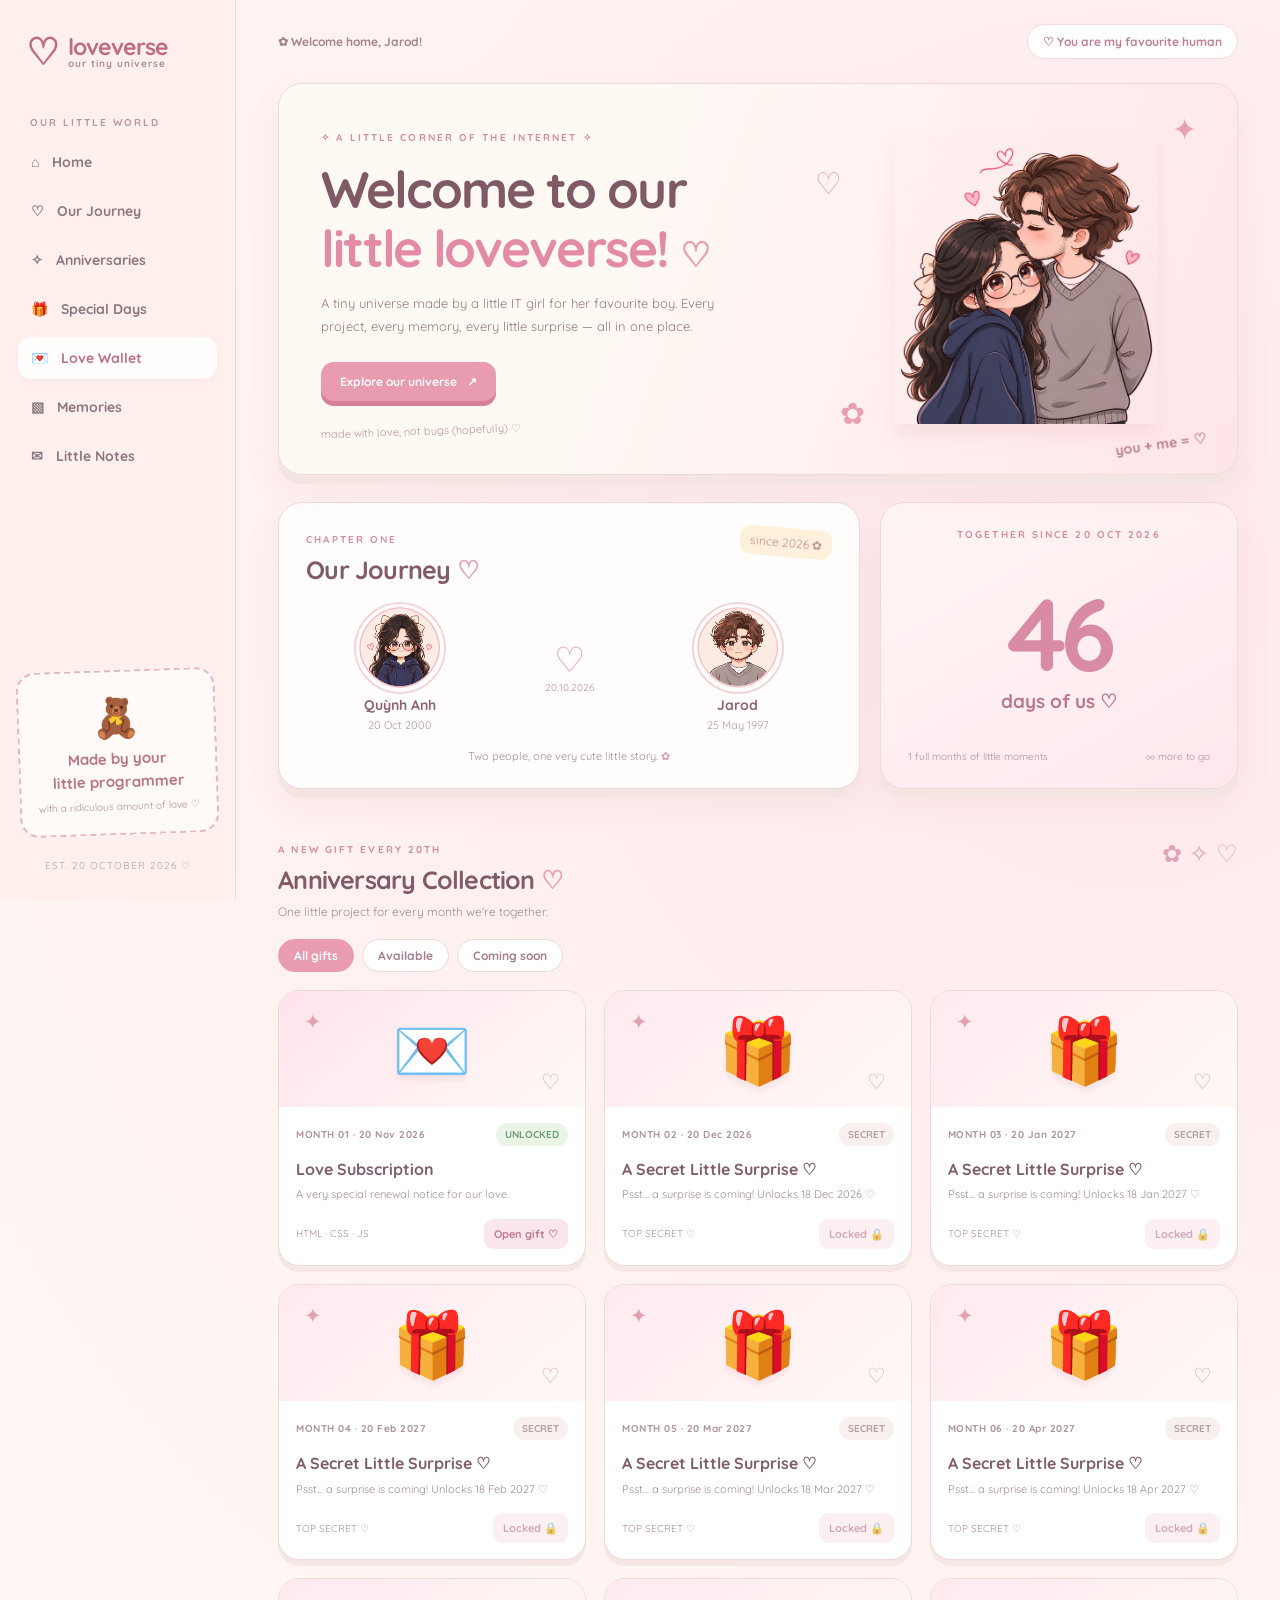
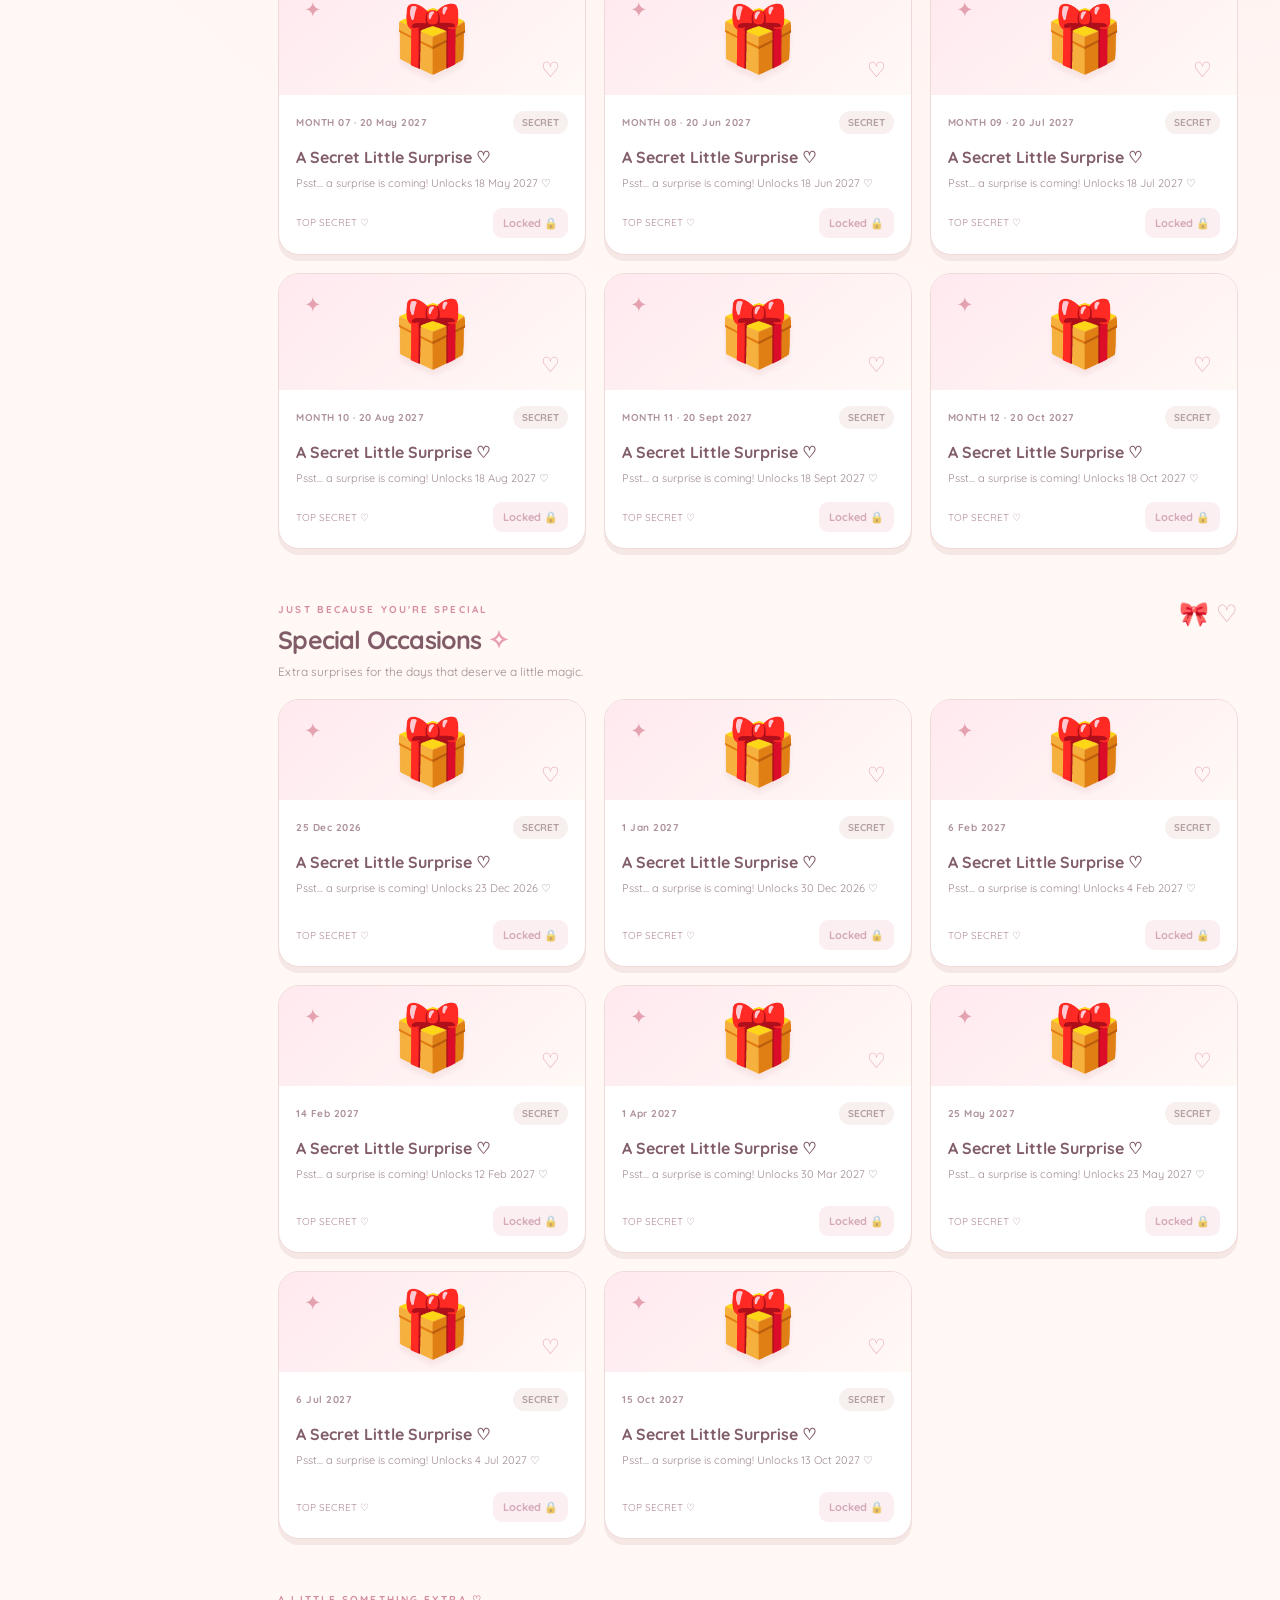
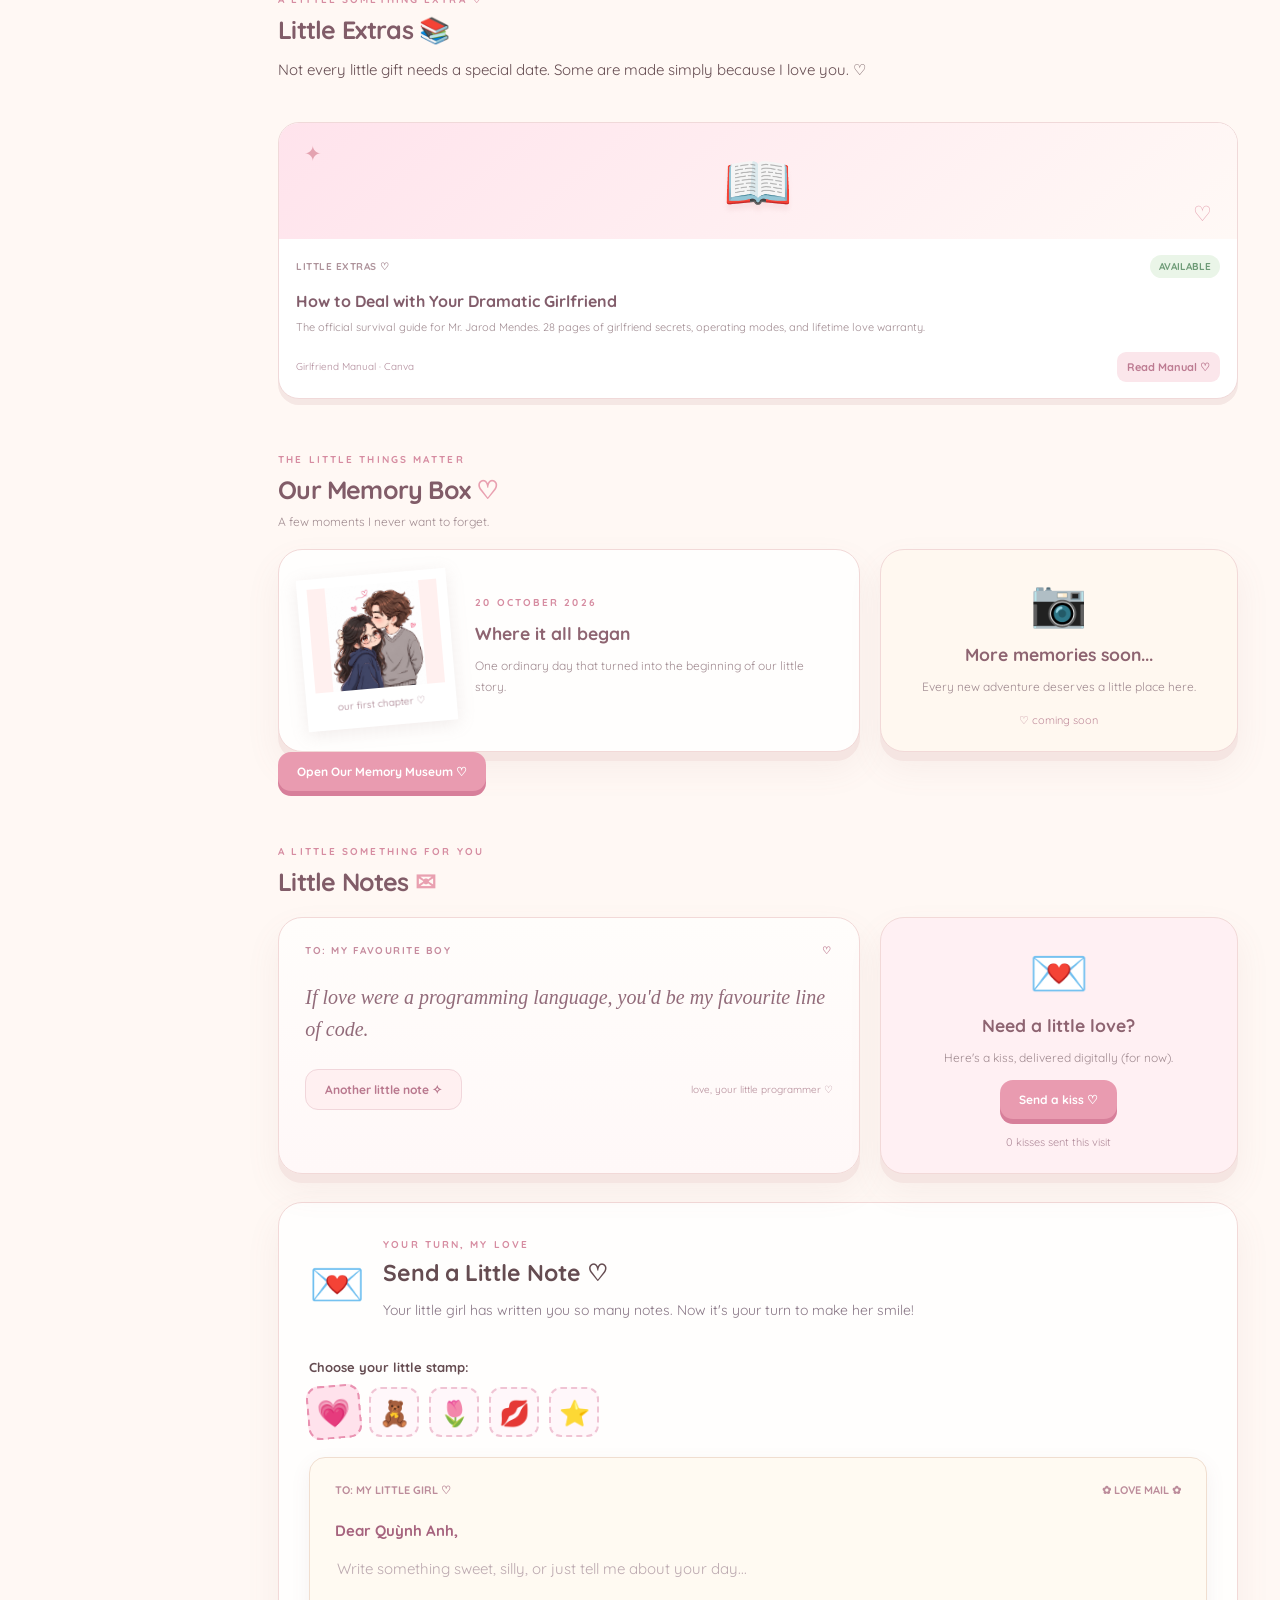
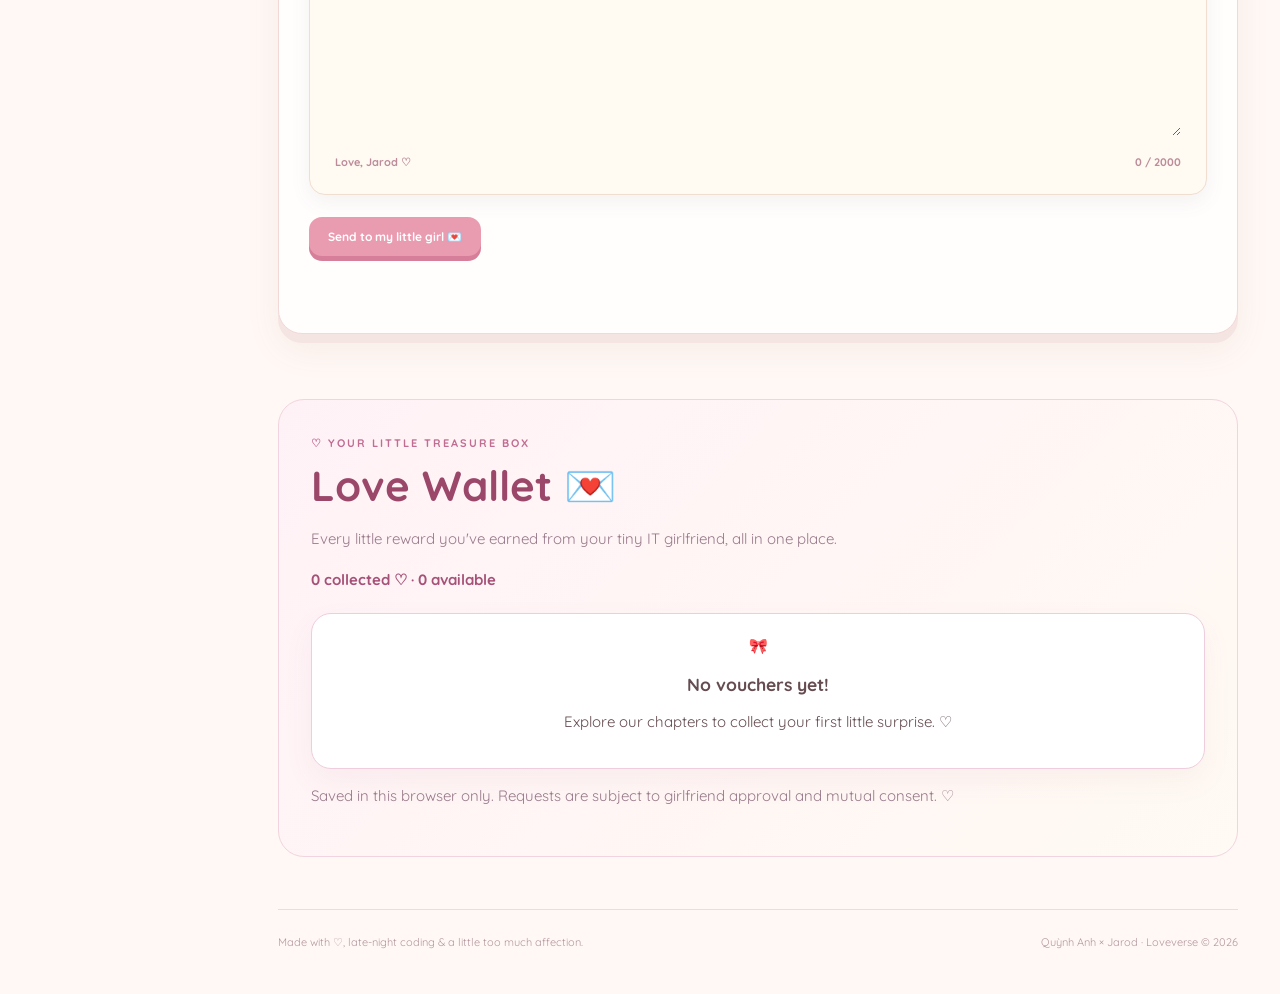
<file: index.html>
<!DOCTYPE html>
<html lang="en">

<head>
    <meta charset="UTF-8">
    <meta name="viewport" content="width=device-width, initial-scale=1.0">
    <meta name="theme-color" content="#fff5f4">

    <title>Loveverse ♡ Quỳnh Anh & Jarod</title>

    <!-- Google Fonts -->
    <link rel="preconnect" href="https://fonts.googleapis.com">
    <link rel="preconnect" href="https://fonts.gstatic.com" crossorigin>

    <link
        href="https://fonts.googleapis.com/css2?family=DM+Sans:wght@400;500;600;700&family=Quicksand:wght@400;500;600;700&display=swap"
        rel="stylesheet"
    >

    <link rel="stylesheet" href="style.css">
</head>

<body>

    <div class="shell">

        <!-- ========== SIDEBAR ========== -->
        <aside class="sidebar">

            <a href="#home" class="brand">
                <span class="brand-icon">♡</span>
                <span>
                    loveverse
                    <small>our tiny universe</small>
                </span>
            </a>

            <div class="side-label">OUR LITTLE WORLD</div>

            <nav aria-label="Main navigation">
                <a href="#home" class="nav-link active">
                    ⌂ <span>Home</span>
                </a>
                <a href="#journey" class="nav-link">
                    ♡ <span>Our Journey</span>
                </a>
                <a href="#anniversaries" class="nav-link">
                    ✧ <span>Anniversaries</span>
                </a>
                <a href="#specials" class="nav-link">
                    🎁 <span>Special Days</span>
                </a>
                <a href="#wallet" class="nav-link">💌 <span>Love Wallet</span></a>
                <a href="#memories" class="nav-link">
                    ▧ <span>Memories</span>
                </a>
                <a href="#notes" class="nav-link">
                    ✉ <span>Little Notes</span>
                </a>
            </nav>

            <div class="side-sticker">
                <span class="side-sticker-emoji">🧸</span>
                <strong>
                    Made by your<br>
                    little programmer
                </strong>
                <small>
                    with a ridiculous amount of love ♡
                </small>
            </div>

            <div class="side-bottom">
                EST. 20 OCTOBER 2026 ♡
            </div>

        </aside>


        <!-- ========== MAIN CONTENT ========== -->
        <main id="home" class="main">

            <!-- TOP BAR -->
            <div class="topbar">
                <span>✿ Welcome home, Jarod!</span>
                <span class="top-pill">
                    ♡ You are my favourite human
                </span>
            </div>


            <!-- ========== HERO ========== -->
            <section class="hero paper">

                <div class="hero-copy">

                    <span class="eyebrow">
                        ✧ A LITTLE CORNER OF THE INTERNET ✧
                    </span>

                    <h1>
                        Welcome to our<br>
                        <em>little loveverse!</em>
                        <span class="hero-heart">♡</span>
                    </h1>

                    <p>
                        A tiny universe made by a little IT girl
                        for her favourite boy. Every project,
                        every memory, every little surprise —
                        all in one place.
                    </p>

                    <a class="button primary" href="#anniversaries">
                        Explore our universe
                        <span>↗</span>
                    </a>

                    <div class="hero-scribble">
                        made with love, not bugs (hopefully) ♡
                    </div>

                </div>

                <div class="hero-art" aria-hidden="true">

                    <div class="sparkle sp1">✦</div>
                    <div class="sparkle sp2">♡</div>
                    <div class="sparkle sp3">✿</div>

                    <img
                        src="assets/our-couple.jpeg"
                        alt=""
                    >

                    <div class="hero-art-caption">
                        you + me = ♡
                    </div>

                </div>

            </section>


            <!-- ========== OUR JOURNEY ========== -->
            <section id="journey" class="journey-grid">

                <article class="paper journey">

                    <div class="section-heading">
                        <div>
                            <span class="eyebrow">
                                CHAPTER ONE
                            </span>
                            <h2>Our Journey <span>♡</span></h2>
                        </div>

                        <span class="small-sticker">
                            since 2026 ✿
                        </span>
                    </div>

                    <div class="couple">

                        <!-- QUYNH ANH -->
                        <div class="person">

                            <div class="avatar girl">
                                <img
                                    src="assets/quanh.png"
                                    alt="Quỳnh Anh's chibi avatar"
                                    class="avatar-img"
                                >
                            </div>

                            <strong>Quỳnh Anh</strong>
                            <small>20 Oct 2000</small>

                        </div>

                        <!-- ANNIVERSARY DATE -->
                        <div class="middle-love">
                            ♡
                            <small>20.10.2026</small>
                        </div>

                        <!-- JAROD -->
                        <div class="person">

                            <div class="avatar boy">
                                <img
                                    src="assets/Jarod.png"
                                    alt="Jarod's chibi avatar"
                                    class="avatar-img"
                                >
                            </div>

                            <strong>Jarod</strong>
                            <small>25 May 1997</small>

                        </div>

                    </div>

                    <div class="journey-foot">
                        Two people, one very cute little story.
                        <span>✿</span>
                    </div>

                </article>


                <!-- DAYS TOGETHER COUNTER -->
                <article class="paper counter">

                    <span class="eyebrow">
                        TOGETHER SINCE 20 OCT 2026
                    </span>

                    <div class="counter-inner">
                        <div class="big-number" id="day-count">—</div>
                        <div class="counter-label">days of us ♡</div>
                    </div>

                    <div class="counter-detail">
                        <span id="time-detail">
                            Counting our little moments…
                        </span>
                        <span>∞ more to go</span>
                    </div>

                </article>

            </section>


            <!-- ========== ANNIVERSARIES ========== -->
            <section id="anniversaries" class="section">

                <div class="section-heading outside">

                    <div>
                        <span class="eyebrow">
                            A NEW GIFT EVERY 20TH
                        </span>

                        <h2>
                            Anniversary Collection
                            <span>♡</span>
                        </h2>

                        <p>
                            One little project for every month
                            we're together.
                        </p>
                    </div>

                    <span class="section-decoration">
                        ✿ ✧ ♡
                    </span>

                </div>

                <div
                    class="filter-row"
                    role="group"
                    aria-label="Filter anniversaries"
                >
                    <button class="filter active" data-filter="all">
                        All gifts
                    </button>

                    <button class="filter" data-filter="available">
                        Available
                    </button>

                    <button class="filter" data-filter="upcoming">
                        Coming soon
                    </button>
                </div>

                <!-- Generated by script.js -->
                <div
                    id="anniversary-grid"
                    class="cards-grid"
                ></div>

            </section>


            <!-- ========== SPECIAL OCCASIONS ========== -->
            <section id="specials" class="section">

                <div class="section-heading outside">

                    <div>
                        <span class="eyebrow">
                            JUST BECAUSE YOU'RE SPECIAL
                        </span>

                        <h2>
                            Special Occasions
                            <span>✧</span>
                        </h2>

                        <p>
                            Extra surprises for the days
                            that deserve a little magic.
                        </p>
                    </div>

                    <span class="section-decoration">
                        🎀 ♡
                    </span>

                </div>

                <div
                    id="special-grid"
                    class="cards-grid specials-grid"
                ></div>

            </section>


            <section id="little-extras" class="section">
            <div class="section-heading">
                <div>
                <span class="eyebrow">A LITTLE SOMETHING EXTRA ♡</span>
                <h2>Little Extras 📚</h2>
                <p>
                    Not every little gift needs a special date.
                    Some are made simply because I love you. ♡
                </p>
                </div>
            </div>

            <div id="extras-grid" class="gift-grid"></div>
            </section>



            <!-- ========== MEMORY BOX ========== -->
            <section id="memories" class="section">

                <div class="section-heading outside">

                    <div>
                        <span class="eyebrow">
                            THE LITTLE THINGS MATTER
                        </span>

                        <h2>
                            Our Memory Box <span>♡</span>
                        </h2>

                        <p>
                            A few moments I never want to forget.
                        </p>
                    </div>

                </div>

                <div class="memory-grid">

                    <!-- FIRST MEMORY -->
                    <article class="paper memory memory-feature">

                        <div class="polaroid">

                            <img
                                src="assets/our-couple.jpeg"
                                alt="Illustration of Quỳnh Anh and Jarod"
                            >

                            <span>our first chapter ♡</span>

                        </div>

                        <div>
                            <span class="eyebrow">
                                20 OCTOBER 2026
                            </span>

                            <h3>Where it all began</h3>

                            <p>
                                One ordinary day that turned
                                into the beginning of our
                                little story.
                            </p>
                        </div>

                    </article>


                    <!-- FUTURE MEMORIES -->
                    <article class="paper memory memory-note">

                        <span class="memory-emoji">📷</span>

                        <h3>More memories soon...</h3>

                        <p>
                            Every new adventure deserves
                            a little place here.
                        </p>

                        <span class="tape">
                            ♡ coming soon
                        </span>

                    </article>

                </div>

                <a class="button primary" href="./memories/index.html">
                    Open Our Memory Museum ♡
                </a>

            </section>


            <!-- ========== LITTLE NOTES ========== -->
            <section id="notes" class="section notes-section">

                <div class="section-heading outside">
                    <div>
                        <span class="eyebrow">
                            A LITTLE SOMETHING FOR YOU
                        </span>

                        <h2>
                            Little Notes <span>✉</span>
                        </h2>
                    </div>
                </div>

                <div class="notes-grid">

                    <!-- RANDOM LOVE NOTES -->
                    <article class="paper note-paper">

                        <div class="note-top">
                            TO: MY FAVOURITE BOY
                            <span>♡</span>
                        </div>

                        <p id="love-note">
                            If love were a programming language,
                            you'd be my favourite line of code.
                        </p>

                        <div class="note-actions">

                            <button
                                class="button secondary"
                                id="new-note"
                            >
                                Another little note ✧
                            </button>

                            <span>
                                love, your little programmer ♡
                            </span>

                        </div>

                    </article>


                    <!-- DIGITAL KISSES -->
                    <article class="paper kiss-paper">

                        <span class="kiss-illustration">
                            💌
                        </span>

                        <h3>Need a little love?</h3>

                        <p>
                            Here's a kiss, delivered
                            digitally (for now).
                        </p>

                        <button
                            class="button primary"
                            id="kiss-button"
                        >
                            Send a kiss ♡
                        </button>

                        <span
                            class="kiss-counter"
                            id="kiss-count"
                        >
                            0 kisses sent this visit
                        </span>

                    </article>

                </div>


<!-- =====================================
     LOVE POST OFFICE ♡
====================================== -->

<article class="paper post-office">

  <div class="post-office-heading">
        <span class="post-office-icon">💌</span>
            <div>
                <span class="eyebrow">YOUR TURN, MY LOVE</span>
                <h3>Send a Little Note ♡</h3>
                <p>
                Your little girl has written you so many notes.
                Now it's your turn to make her smile!
                </p>
            </div>
  </div>

  <form id="love-mail-form">

    <div class="post-stamps">
      <span>Choose your little stamp:</span>

      <div class="stamp-options">
        <label>
          <input type="radio" name="stamp" value="💗" checked>
          <span>💗</span>
        </label>

        <label>
          <input type="radio" name="stamp" value="🧸">
          <span>🧸</span>
        </label>

        <label>
          <input type="radio" name="stamp" value="🌷">
          <span>🌷</span>
        </label>

        <label>
          <input type="radio" name="stamp" value="💋">
          <span>💋</span>
        </label>

        <label>
          <input type="radio" name="stamp" value="⭐">
          <span>⭐</span>
        </label>
      </div>
    </div>

    <div class="love-letter-paper">
      <div class="letter-paper-top">
        <span>TO: MY LITTLE GIRL ♡</span>
        <span>✿ LOVE MAIL ✿</span>
      </div>

      <label for="jarod-note">Dear Quỳnh Anh,</label>

      <textarea
        id="jarod-note"
        name="message"
        rows="6"
        maxlength="2000"
        required
        placeholder="Write something sweet, silly, or just tell me about your day..."
      ></textarea>

      <div class="letter-paper-bottom">
        <span>Love, Jarod ♡</span>
        <span id="note-length">0 / 2000</span>
      </div>
    </div>

    <button
      type="submit"
      class="button primary"
      id="send-love-note"
    >
      Send to my little girl 💌
    </button>

    <p id="mail-status" class="mail-status" role="status"></p>

  </form>

</article>


            </section>


            <!-- ========== LOVE WALLET ========== -->
            <section id="wallet" class="wallet-section">
              <div class="wallet-heading">
                <span class="wallet-eyebrow">♡ YOUR LITTLE TREASURE BOX</span>
                <h2>Love Wallet 💌</h2>
                <p>Every little reward you've earned from your tiny IT girlfriend, all in one place.</p>
              </div>
              <div class="wallet-summary" id="wallet-summary"></div>
              <div id="love-wallet-list" class="wallet-grid"></div>
              <p class="wallet-note">Saved in this browser only. Requests are subject to girlfriend approval and mutual consent. ♡</p>
            </section>
            <dialog id="wallet-dialog" class="wallet-dialog">
              <button type="button" id="wallet-close" class="wallet-close" aria-label="Close">×</button>
              <div id="wallet-dialog-body"></div>
            </dialog>

            <!-- ========== FOOTER ========== -->
            <footer>
                Made with ♡, late-night coding
                &amp; a little too much affection.

                <span>
                    Quỳnh Anh × Jarod · Loveverse ©
                    <span id="year">2026</span>
                </span>
            </footer>

        </main>

    </div>


    <!-- TOAST NOTIFICATION -->
    <div
        id="toast"
        class="toast"
        role="status"
        aria-live="polite"
    ></div>

    <script src="script.js" defer></script>

</body>
</html>
</file>
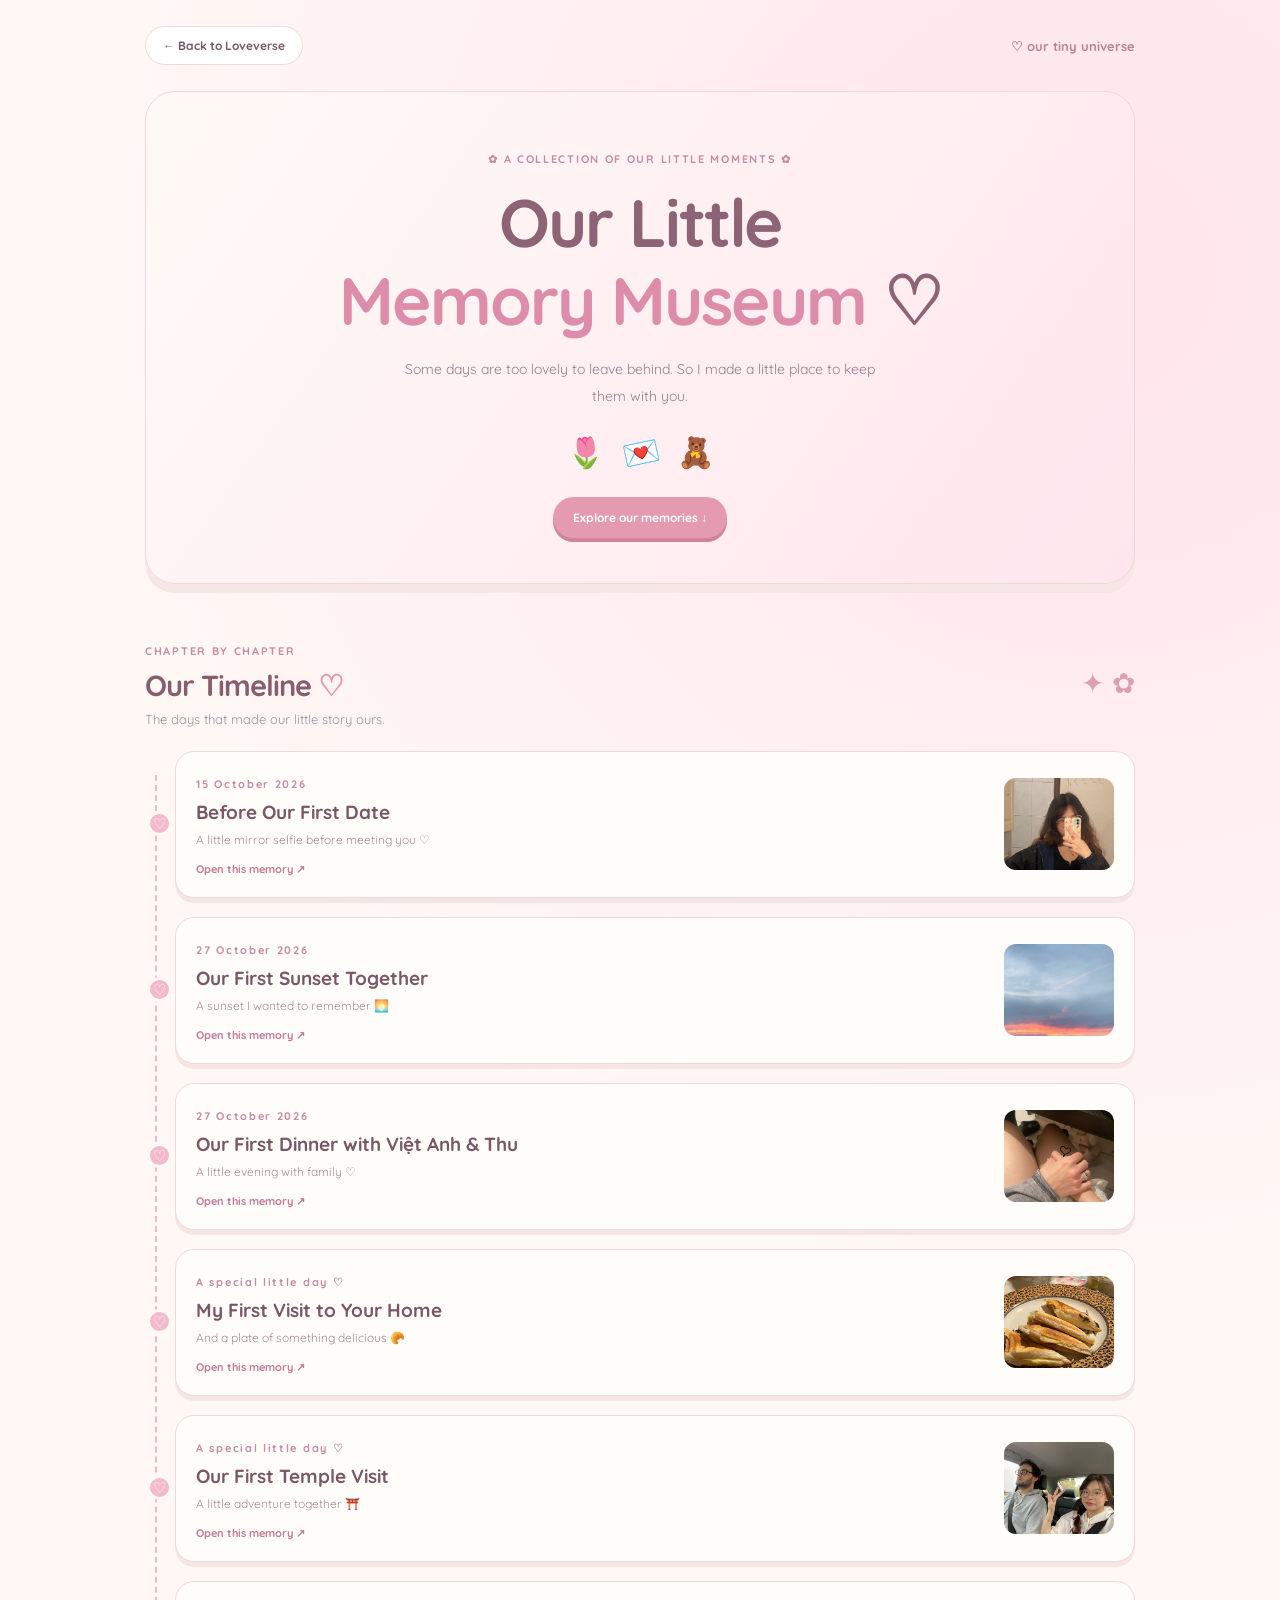
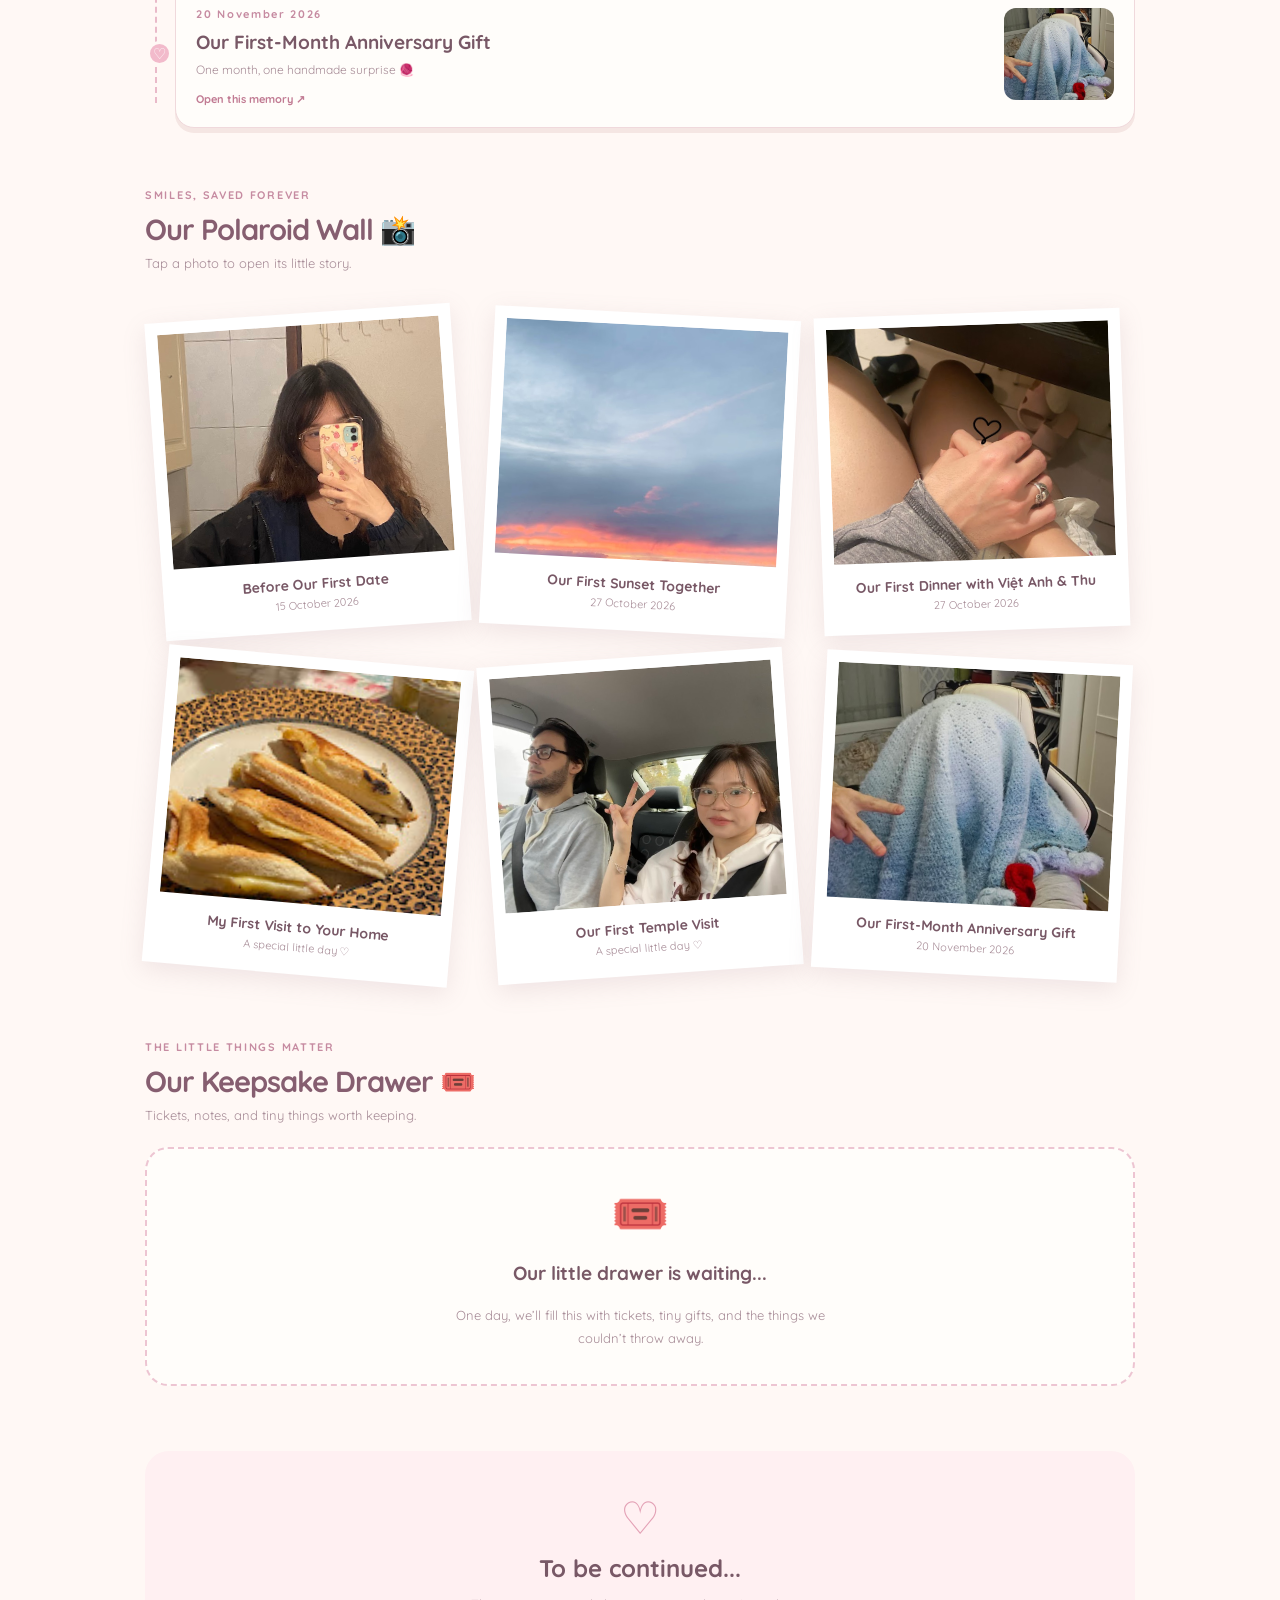
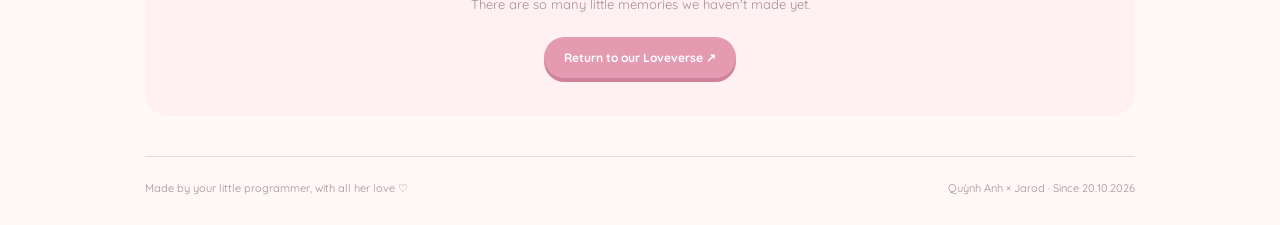
<file: memories/index.html>
<!doctype html>
<html lang="en">
<head>
  <meta charset="utf-8">
  <meta name="viewport" content="width=device-width, initial-scale=1">
  <meta name="theme-color" content="#fff5f4">
  <title>Our Little Memory Museum ♡</title>
  <link rel="preconnect" href="https://fonts.googleapis.com">
  <link rel="preconnect" href="https://fonts.gstatic.com" crossorigin>
  <link href="https://fonts.googleapis.com/css2?family=DM+Sans:wght@400;500;600;700&family=Quicksand:wght@400;500;600;700&display=swap" rel="stylesheet">
  <link rel="stylesheet" href="style.css">
  <script src="script.js" defer></script>
</head>
<body>
  <div class="page">
    <header class="topbar">
      <a class="back" href="../index.html">← Back to Loveverse</a>
      <span class="brand">♡ our tiny universe</span>
    </header>
    <main>
      <section class="hero" aria-labelledby="museum-title">
        <span class="eyebrow">✿ A COLLECTION OF OUR LITTLE MOMENTS ✿</span>
        <h1 id="museum-title">Our Little<br><em>Memory Museum</em> ♡</h1>
        <p>Some days are too lovely to leave behind. So I made a little place to keep them with you.</p>
        <div class="hero-stickers" aria-hidden="true"><span>🌷</span><span>💌</span><span>🧸</span></div>
        <a class="pill" href="#timeline">Explore our memories ↓</a>
      </section>

      <section class="section" id="timeline">
        <div class="heading"><div><span class="eyebrow">CHAPTER BY CHAPTER</span><h2>Our Timeline <span>♡</span></h2><p>The days that made our little story ours.</p></div><span class="doodle">✦ ✿</span></div>
        <div id="timeline-list" class="timeline-list"></div>
      </section>

      <section class="section" id="photos">
        <div class="heading"><div><span class="eyebrow">SMILES, SAVED FOREVER</span><h2>Our Polaroid Wall <span>📸</span></h2><p>Tap a photo to open its little story.</p></div></div>
        <div id="photo-grid" class="photo-grid"></div>
      </section>

      <section class="section" id="keepsakes">
        <div class="heading"><div><span class="eyebrow">THE LITTLE THINGS MATTER</span><h2>Our Keepsake Drawer <span>🎟️</span></h2><p>Tickets, notes, and tiny things worth keeping.</p></div></div>
        <div id="keepsake-grid" class="keepsake-grid"></div>
      </section>

      <section class="closing"><div class="closing-heart">♡</div><h2>To be continued...</h2><p>There are so many little memories we haven't made yet.</p><a class="pill" href="../index.html">Return to our Loveverse ↗</a></section>
    </main>
    <footer>Made by your little programmer, with all her love ♡ <span>Quỳnh Anh × Jarod · Since 20.10.2026</span></footer>
  </div>

  <dialog id="memory-dialog" class="memory-dialog" aria-labelledby="dialog-title">
    <button type="button" class="close-dialog" id="close-dialog" aria-label="Close memory">×</button>
    <div id="dialog-media" class="dialog-media"></div>
    <div id="gallery-controls" class="gallery-controls" hidden>
      <button type="button" id="gallery-prev" aria-label="Previous photo">❮</button>
      <span id="gallery-counter" aria-live="polite"></span>
      <button type="button" id="gallery-next" aria-label="Next photo">❯</button>
    </div>
    <div id="gallery-thumbs" class="gallery-thumbs"></div>
    <span id="dialog-date" class="eyebrow"></span>
    <h2 id="dialog-title"></h2>
    <p id="dialog-story"></p>
    <p id="dialog-detail" class="dialog-detail"></p>
  </dialog>

  <dialog id="christmas-letter-dialog" class="christmas-letter-dialog" aria-label="Our first Christmas letter">
    <button type="button" id="christmas-close" class="christmas-close" aria-label="Close Christmas letter">×</button>
    <div class="christmas-sparkles" aria-hidden="true">✦ · ✧ · ✦</div>
    <div id="christmas-envelope" class="christmas-envelope-stage">
      <button type="button" id="christmas-open" class="christmas-envelope" aria-label="Open your Christmas letter">
        <span class="envelope-flap"></span><span class="envelope-pocket"></span><span class="envelope-seal">♡</span>
      </button>
      <p class="envelope-instruction">To Jarod — Open when you miss our first Christmas ♡</p>
      <p class="envelope-hint">Tap the little heart to open your letter</p>
    </div>
    <article id="christmas-paper" class="christmas-paper" hidden>
      <div class="letter-topline">LOVEVERSE · CHRISTMAS 2026 <span>✧</span></div>
      <div class="letter-heading">
        <img src="../assets/christmas/quynh-anh-christmas.png" alt="Christmas Quỳnh Anh chibi" class="letter-avatar">
        <div><span class="letter-date">25 DECEMBER 2026</span><h2>Our First Christmas ♡</h2><p>To Jarod, from your little girl</p></div>
      </div>
      <div class="letter-divider">✦ ♡ ✦</div>
      <div class="letter-body">
        <p>My dearest Jarod,</p>
        <p>Can you believe this is our very first Christmas together? And actually… it's my first time really celebrating Christmas, too. 🥺🎄</p>
        <p>I know that sounds a little funny, because I studied in Canada, where Christmas was everywhere — the snow, the decorations, the lights, all of it. But I grew up with Eastern traditions, so Christmas was never really a holiday I celebrated myself. I mostly watched the magic happen around me.</p>
        <p>And now, somehow, my first real Christmas gets to be with you. That makes this little day feel extra special to me. ♡</p>
        <p>I don't know what all our future Christmases will look like, but I really, really hope this is only the first of many. I hope we'll get to make our own silly traditions, share warm hugs on cold days, laugh at little things, and keep choosing to spend these moments together.</p>
        <p>So here's a tiny piece of Christmas magic from your little girl. It's not a big present, but I made it with a whole lot of love — just for you.</p>
        <p class="letter-signature">With a million little kisses,<br>Your little girl, Quỳnh Anh 💗</p>
      </div>
      <div class="letter-wish"><div>✧ A WISH UPON A CHRISTMAS STAR ✧</div><span>✩</span><p id="christmas-saved-wish"></p><small>May this little wish come true ♡</small></div>
      <button type="button" id="christmas-fold" class="christmas-fold">♡ Fold the letter back</button>
    </article>
  </dialog>
</body>
</html>
</file>
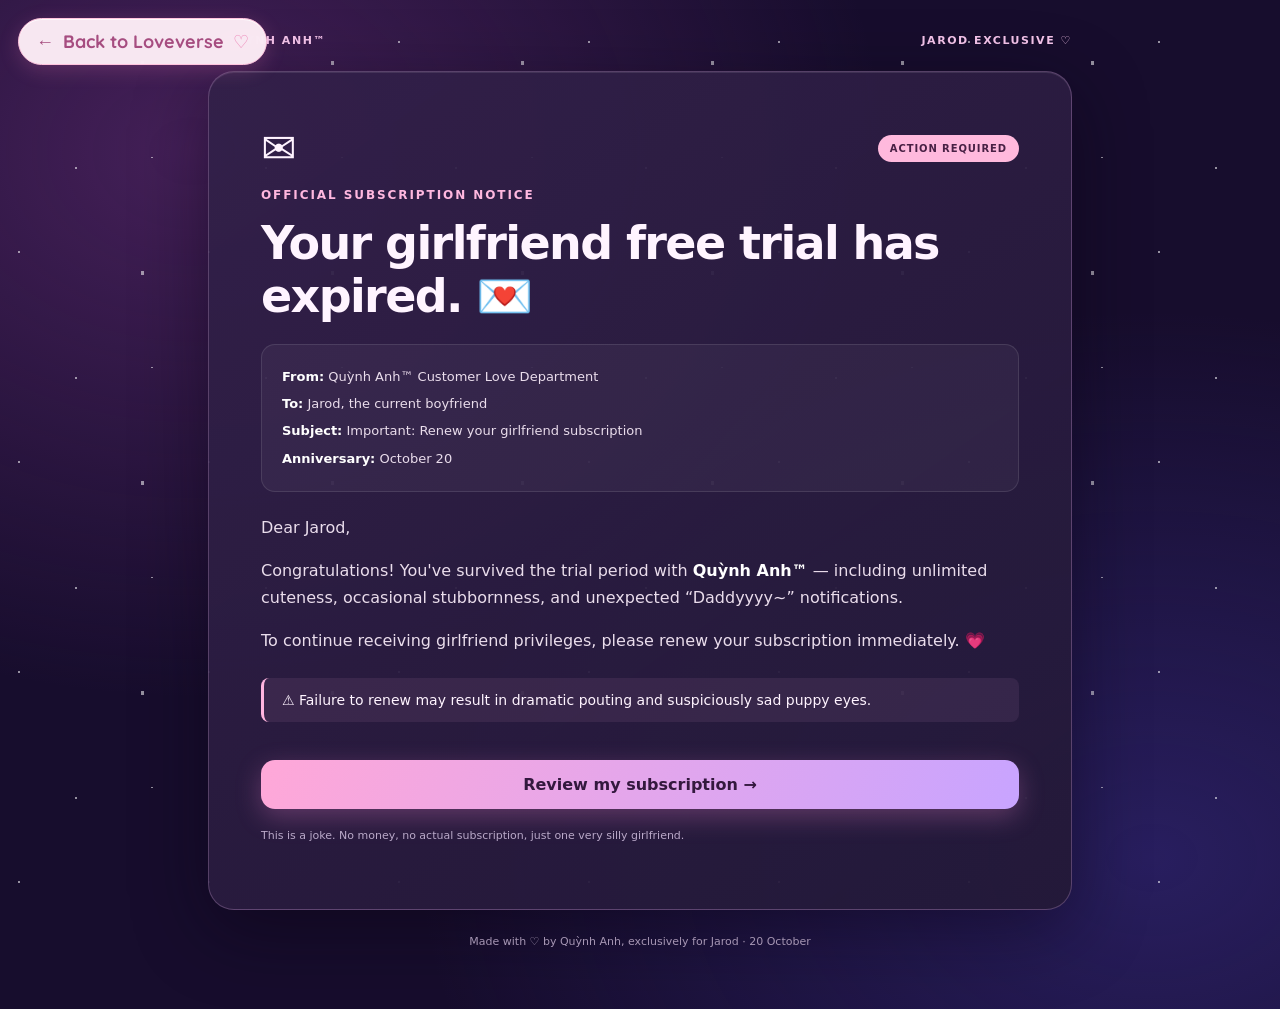
<file: projects/firstmonth/index.html>
<!DOCTYPE html>
<html lang="en">

<head>
  <meta charset="UTF-8" />
  <meta name="viewport" content="width=device-width, initial-scale=1" />
  <meta name="theme-color" content="#170d2d" />

  <title>Quỳnh Anh™ | Jarod's Renewal Notice</title>

  <link rel="stylesheet" href="style.css" />
  <script src="script.js" defer></script>

  <!-- Cute font for the back button -->
  <link rel="preconnect" href="https://fonts.googleapis.com" />
  <link rel="preconnect" href="https://fonts.gstatic.com" crossorigin />

  <link
    href="https://fonts.googleapis.com/css2?family=Quicksand:wght@500;600;700&display=swap"
    rel="stylesheet"
  />

  <!-- Back to Loveverse button styling -->
  <style>
    .back-to-loveverse {
      position: fixed;
      top: 18px;
      left: 18px;
      z-index: 9999;

      display: inline-flex;
      align-items: center;
      justify-content: center;
      gap: 9px;

      padding: 11px 17px;

      background: rgba(255, 240, 248, 0.96);
      color: #a64d80;

      border: 1.5px solid #ffc4dd;
      border-radius: 999px;

      font-family: 'Quicksand', sans-serif;
      font-size: 13px;
      font-weight: 700;
      text-decoration: none;

      box-shadow:
        0 5px 20px rgba(255, 134, 190, 0.2),
        inset 0 1px 0 rgba(255, 255, 255, 0.8);

      backdrop-filter: blur(10px);

      transition:
        transform 0.25s ease,
        background 0.25s ease,
        box-shadow 0.25s ease;
    }

    .back-to-loveverse:hover {
      background: #ffe0ee;
      color: #96386e;

      transform: translateY(-3px);

      box-shadow:
        0 8px 25px rgba(255, 134, 190, 0.35);
    }

    .back-to-loveverse:focus-visible {
      outline: 3px solid #ffc4dd;
      outline-offset: 4px;
    }

    .back-arrow {
      font-size: 18px;
      line-height: 1;

      transition: transform 0.25s ease;
    }

    .back-to-loveverse:hover .back-arrow {
      transform: translateX(-4px);
    }

    .back-heart {
      color: #ed82b4;
      font-size: 16px;
    }

    @media (max-width: 600px) {
      .back-to-loveverse {
        top: 12px;
        left: 12px;

        padding: 9px 12px;
        gap: 6px;

        font-size: 11px;
      }

      .back-arrow {
        font-size: 15px;
      }
    }
  </style>

</head>

<body>

  <!-- =====================================
       BACK TO LOVEVERSE
  ====================================== -->

  <a
    href="../../index.html"
    class="back-to-loveverse"
    aria-label="Back to Loveverse homepage"
  >
    <span class="back-arrow">←</span>
    <span>Back to Loveverse</span>
    <span class="back-heart">♡</span>
  </a>


  <!-- =====================================
       BACKGROUND EFFECTS
  ====================================== -->

  <div class="stars" aria-hidden="true"></div>
  <div id="effects" aria-hidden="true"></div>


  <main class="shell">

    <!-- =====================================
         BRAND HEADER
    ====================================== -->

    <header class="brand">
      <span>✦ QUỲNH ANH™</span>
      <span>JAROD EXCLUSIVE ♡</span>
    </header>


    <!-- =====================================
         STEP 00: SUBSCRIPTION EMAIL
    ====================================== -->

    <section
      class="panel active"
      id="email"
      aria-labelledby="email-title"
    >

      <div class="mail-top">
        <span class="mail-icon">✉</span>
        <span class="pill">ACTION REQUIRED</span>
      </div>

      <p class="eyebrow">
        OFFICIAL SUBSCRIPTION NOTICE
      </p>

      <h1 id="email-title">
        Your girlfriend free trial has expired. 💌
      </h1>

      <div class="mail-details">

        <p>
          <b>From:</b>
          Quỳnh Anh™ Customer Love Department
        </p>

        <p>
          <b>To:</b>
          Jarod, the current boyfriend
        </p>

        <p>
          <b>Subject:</b>
          Important: Renew your girlfriend subscription
        </p>

        <p>
          <b>Anniversary:</b>
          October 20
        </p>

      </div>

      <p>Dear Jarod,</p>

      <p>
        Congratulations! You've survived the trial period
        with <b>Quỳnh Anh™</b> — including unlimited
        cuteness, occasional stubbornness, and unexpected
        “Daddyyyy~” notifications.
      </p>

      <p>
        To continue receiving girlfriend privileges,
        please renew your subscription immediately. 💗
      </p>

      <div class="notice">
        ⚠ Failure to renew may result in dramatic
        pouting and suspiciously sad puppy eyes.
      </div>

      <button
        type="button"
        class="primary full"
        data-go="renew"
      >
        Review my subscription →
      </button>

      <p class="fine">
        This is a joke. No money, no actual subscription,
        just one very silly girlfriend.
      </p>

    </section>


    <!-- =====================================
         STEP 01: RENEWAL
    ====================================== -->

    <section
      class="panel"
      id="renew"
      aria-labelledby="renew-title"
    >

      <p class="eyebrow">
        STEP 01 / RENEWAL
      </p>

      <h2 id="renew-title">
        So... are you keeping me? 🥺
      </h2>

      <p>
        Your free trial is over, Jarod.
        Would you like to renew Quỳnh Anh™?
      </p>

      <p id="existing-subscription" class="subscription-status" role="status"></p>
      <div class="choice-area">

        <button
          type="button"
          class="primary"
          id="yes-renew"
        >
          YES! RENEW 💖
        </button>

        <button
          type="button"
          class="secondary"
          id="no-renew"
        >
          No, thanks
        </button>

      </div>

      <p
        class="reaction"
        id="renew-reaction"
        aria-live="polite"
      >
        Choose carefully.
        Your girlfriend is watching. 👀
      </p>

    </section>


    <!-- =====================================
         STEP 02: CHOOSE A PLAN
    ====================================== -->

    <section
      class="panel"
      id="plans"
      aria-labelledby="plans-title"
    >

      <p class="eyebrow">
        STEP 02 / CHOOSE YOUR PLAN
      </p>

      <h2 id="plans-title">
        Pick your boyfriend package 👑
      </h2>

      <p>
        All plans cost <b>0€</b>.
        Payment accepted exclusively in love and effort.
      </p>

      <div class="plans">

        <!-- STANDARD PLAN -->
        <article
          class="plan"
          id="plan-standard"
        >

          <div class="plan-emoji">
            🌙
          </div>

          <h3>Standard</h3>

          <p class="price">
            Free
          </p>

          <ul>
            <li>Good morning texts</li>
            <li>Regular hugs</li>
            <li>Occasional silly selfies</li>
          </ul>

          <button
            type="button"
            class="secondary plan-button"
            data-plan="Standard"
          >
            Choose Standard
          </button>

        </article>


        <!-- PREMIUM PLAN -->
        <article
          class="plan popular"
          id="plan-premium"
        >

          <span class="ribbon">
            MOST POPULAR
          </span>

          <div class="plan-emoji">
            💗
          </div>

          <h3>Premium</h3>

          <p class="price">
            1 kiss/day*
          </p>

          <ul>
            <li>Everything in Standard</li>
            <li>Priority cuddles &amp; kisses</li>
            <li>Surprise date ideas</li>
          </ul>

          <button
            type="button"
            class="primary plan-button"
            data-plan="Premium"
          >
            Choose Premium
          </button>

        </article>


        <!-- VIP PLAN -->
        <article
          class="plan"
          id="plan-vip"
        >

          <div class="plan-emoji">
            👑
          </div>

          <h3>VIP Daddy</h3>

          <p class="price">
            Unlimited love
          </p>

          <ul>
            <li>Everything in Premium</li>
            <li>Unlimited “Daddyyyy~”</li>
            <li>Exclusive clingy mode</li>
            <li>Extra forehead kisses</li>
          </ul>

          <button
            type="button"
            class="primary plan-button"
            data-plan="VIP Daddy"
          >
            Choose VIP Daddy
          </button>

        </article>

      </div>

      <p class="fine">
        *Prices are fictional. All hugs, kisses and
        dates require mutual enthusiasm.
      </p>

    </section>


    <!-- =====================================
         UPSELL / UPGRADE
    ====================================== -->

    <section
      class="panel"
      id="upsell"
      aria-labelledby="upsell-title"
    >

      <p class="eyebrow">
        A VERY IMPORTANT QUESTION
      </p>

      <div class="big-emoji">
        🥹
      </div>

      <h2 id="upsell-title">
        Are you sure, Jarod?
      </h2>

      <p id="upsell-text">
        You could unlock so much more cuteness...
      </p>

      <div class="choice-area">

        <button
          type="button"
          class="primary"
          id="upgrade"
        >
          Upgrade me! 💞
        </button>

        <button
          type="button"
          class="secondary"
          id="keep-plan"
        >
          Keep my plan
        </button>

      </div>

      <p
        class="reaction"
        id="upsell-reaction"
        aria-live="polite"
      >
        A little upgrade never hurt anyone. 😇
      </p>

    </section>


    <!-- =====================================
         STEP 03: SUBSCRIPTION DURATION
    ====================================== -->

    <section
      class="panel"
      id="duration"
      aria-labelledby="duration-title"
    >

      <p class="eyebrow">
        STEP 03 / SUBSCRIPTION LENGTH
      </p>

      <h2 id="duration-title">
        How long would you like to keep me? ♾️
      </h2>

      <p id="selected-plan-text">
        Selected plan: VIP Daddy
      </p>

      <div class="duration-grid">

        <button
          type="button"
          class="duration"
          data-duration="30 days"
        >
          🌷
          <b>30 days</b>
          <small>Just one more month?</small>
        </button>

        <button
          type="button"
          class="duration"
          data-duration="1 year"
        >
          🌙
          <b>1 year</b>
          <small>Getting serious, huh?</small>
        </button>

        <button
          type="button"
          class="duration"
          data-duration="A lifetime"
        >
          💍
          <b>A lifetime</b>
          <small>Bold choice. I like it.</small>
        </button>

      </div>

    </section>


    <!-- =====================================
         LIFETIME CONFIRMATION
    ====================================== -->

    <section
      class="panel"
      id="lifetime"
      aria-labelledby="lifetime-title"
    >

      <div class="big-emoji">
        💍
      </div>

      <h2 id="lifetime-title">
        A LIFETIME?!
      </h2>

      <p>
        Jarod, are you absolutely sure?
        That's a whole lot of Quỳnh Anh.
        Including the dramatic moments,
        random cuddles and terrible jokes.
      </p>

      <div class="choice-area">

        <button
          type="button"
          class="primary"
          id="confirm-lifetime"
        >
          Yes, I'm sure ♾️
        </button>

        <button
          type="button"
          class="secondary"
          data-go="duration"
        >
          Let me reconsider
        </button>

      </div>

    </section>


    <!-- =====================================
         SUBSCRIPTION SUCCESS
    ====================================== -->

    <section
      class="panel"
      id="success"
      aria-labelledby="success-title"
    >

      <p class="eyebrow">
        PAYMENT RECEIVED: 100% LOVE
      </p>

      <div class="big-emoji">
        🎉
      </div>

      <h2 id="success-title">
        Subscription renewed!
      </h2>

      <p>
        Congratulations, Jarod!
        Your girlfriend privileges are officially active.
      </p>


      <p id="subscription-status" class="subscription-status" role="status"></p>
      <!-- CERTIFICATE -->
      <div class="certificate">

        <div class="cert-label">
          CERTIFICATE OF BOYFRIEND EXCELLENCE
        </div>

        <h3>
          Jarod ♡ Quỳnh Anh
        </h3>

        <p id="certificate-plan">
          Plan: VIP Daddy
        </p>

        <p id="certificate-duration">
          Duration: A lifetime
        </p>

        <p>
          Anniversary: October 20
        </p>

        <div class="seal">
          APPROVED WITH KISSES 💋
        </div>

      </div>


      <p id="wallet-save-status" class="subscription-status" role="status"></p>
      <!-- REWARD TICKET -->
      <div class="reward">

        <span class="ticket-icon">
          🎟️
        </span>

        <h3>
          JAROD'S CHOICE TICKET
        </h3>

        <p>
          Redeem for
          <b>one date of your choice</b>
          OR
          <b>one special wish</b>
          that we both happily agree to.
        </p>

        <small>
          No expiration • Subject to mutual consent,
          schedules and reasonable logistics
        </small>

      </div>


      <button
        type="button"
        class="primary full"
        id="open-letter"
      >
        Open your secret letter 💌
      </button>

    </section>


    <!-- =====================================
         SECRET LOVE LETTER
    ====================================== -->

    <section
      class="panel"
      id="letter"
      aria-labelledby="letter-title"
    >

      <p class="eyebrow">
        A LITTLE NOTE FROM YOUR GIRL
      </p>

      <h2 id="letter-title">
        To my Jarod, 💗
      </h2>


      <div class="letter-text">

        <p>
          Happy anniversary, Daddy!
        </p>

        <p>
          First of all, I'm sorry for the times
          I've annoyed you, been stubborn,
          or accidentally driven you a little crazy.
          I know I'm not always the easiest
          girlfriend to deal with.
        </p>

        <p>
          But I bet you'll never find another girl
          who can make you feel so loved and drive
          you so crazy at the exact same time.
          That's a very special talent, you know.
          😌💕
        </p>

        <p>
          Jokes aside, thank you for the sweet moments,
          the patience, the laughter, and for being part
          of my little universe. I really love spending
          time with you, even when I'm being a tiny menace.
        </p>

        <p>
          Here's to more dates, more silly memories,
          more cuddles, and learning how to love
          each other better, one day at a time.
        </p>

        <p>
          Love,<br>
          <b>Your Quỳnh Anh ♡</b>
        </p>

      </div>


      <!-- SEND KISS -->
      <div class="kiss-box">

        <p>
          One last thing...
          send your girlfriend a kiss! 💋
        </p>

        <button
          type="button"
          class="primary"
          id="send-kiss"
        >
          SEND KISS 💋
        </button>

        <p
          class="kiss-count"
          id="kiss-count"
          aria-live="polite"
        >
          0 kisses delivered
        </p>

        <p
          class="reaction"
          id="kiss-message"
        >
          Warning: kisses may cause extreme happiness.
        </p>

      </div>


      <button
        type="button"
        class="text-button"
        id="restart"
      >
        ↻ Replay our little universe
      </button>

    </section>


    <!-- =====================================
         FOOTER
    ====================================== -->

    <footer>
      Made with ♡ by Quỳnh Anh,
      exclusively for Jarod · 20 October
    </footer>

  </main>

</body>
</html>
</file>
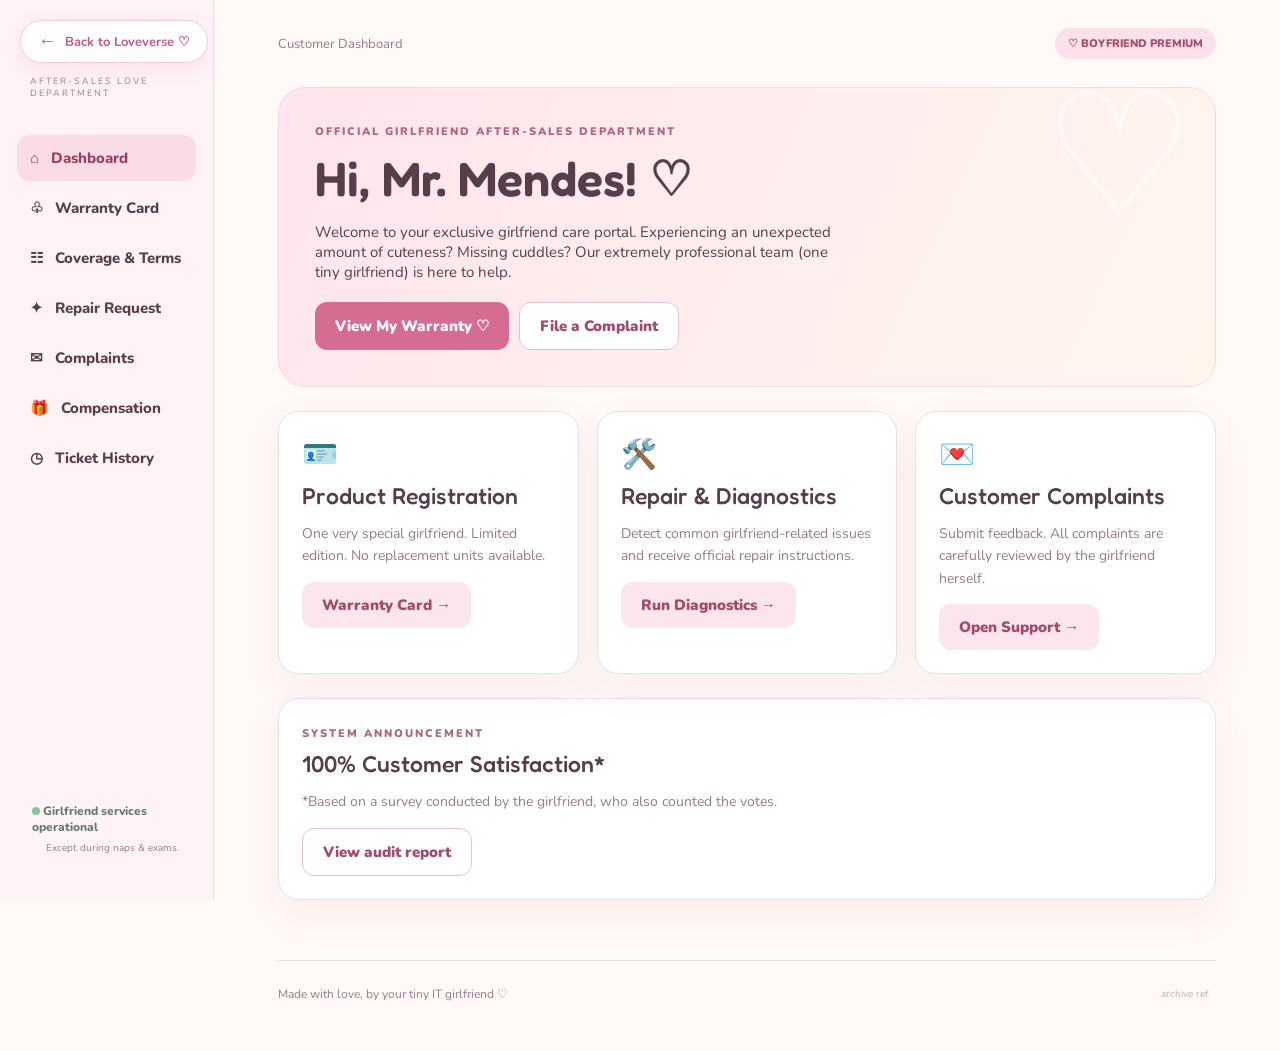
<file: projects/secondmonth/index.html>
<!DOCTYPE html>
<html lang="en">

<head>
  <!-- =========================================
       1. META & PAGE SETTINGS
  ========================================= -->
  <meta charset="utf-8">

  <meta
    name="viewport"
    content="width=device-width, initial-scale=1"
  >

  <meta
    name="theme-color"
    content="#fff4f7"
  >

  <title>Girlfriend Warranty & Support ♡</title>


  <!-- =========================================
       2. GOOGLE FONTS
  ========================================= -->
  <link
    rel="preconnect"
    href="https://fonts.googleapis.com"
  >

  <link
    rel="preconnect"
    href="https://fonts.gstatic.com"
    crossorigin
  >

  <link
    href="https://fonts.googleapis.com/css2?family=Fredoka:wght@400;500;600&family=Nunito:wght@400;600;700;800&display=swap"
    rel="stylesheet"
  >


  <!-- =========================================
       3. STYLESHEET
  ========================================= -->
  <link rel="stylesheet" href="style.css">

  <!-- =========================================
     ONE NAUGHTY WISH — SPECIAL POPUP
========================================= -->

<style>
  .naughty-wish-panel {
    text-align: center;
  }

  .naughty-wish-icon {
    font-size: 48px;
    margin-bottom: 8px;
  }

  .naughty-wish-panel h2 {
    font: 500 28px Fredoka, sans-serif;
    margin: 8px 0 14px;
  }

  .naughty-wish-panel .field {
    text-align: left;
    margin-top: 20px;
  }

  .naughty-wish-panel textarea {
    width: 100%;
    min-height: 130px;
    resize: vertical;
  }

  .naughty-wish-panel .fine {
    line-height: 1.65;
    margin: 16px 0;
  }

  .naughty-wish-feedback {
    color: #b3486c;
    font-size: 13px;
    margin-top: 12px;
  }
</style>

</head>


<body>


<!-- Back to Loveverse -->
<a href="../../index.html" class="back-to-loveverse">
  <span>←</span>
  Back to Loveverse ♡
</a>


  <!-- =========================================
       4. BACKGROUND HEART EFFECTS
  ========================================= -->
  <div id="hearts" aria-hidden="true"></div>


  <!-- =========================================
       5. MAIN WEBSITE LAYOUT
  ========================================= -->
  <div class="shell">


    <!-- =======================================
         5.1 SIDEBAR
    ======================================== -->
    <aside class="sidebar">

      <!-- Logo -->
      <div class="logo">
        ♡
        <span>
          GF Care<span class="tm">™</span>
        </span>
      </div>

      <p class="side-caption">
        AFTER-SALES LOVE DEPARTMENT
      </p>


      <!-- =====================================
           5.2 MAIN NAVIGATION
      ====================================== -->
      <nav
        id="nav"
        aria-label="Main navigation"
      >

        <button
          class="nav active"
          data-page="home"
        >
          ⌂ &nbsp; Dashboard
        </button>

        <button
          class="nav"
          data-page="warranty"
        >
          ♧ &nbsp; Warranty Card
        </button>

        <button
          class="nav"
          data-page="terms"
        >
          ☷ &nbsp; Coverage & Terms
        </button>

        <button
          class="nav"
          data-page="diagnostic"
        >
          ✦ &nbsp; Repair Request
        </button>

        <button
          class="nav"
          data-page="complaints"
        >
          ✉ &nbsp; Complaints
        </button>

        <button
          class="nav"
          data-page="rewards"
        >
          🎁 &nbsp; Compensation
        </button>

        <button
          class="nav"
          data-page="history"
        >
          ◷ &nbsp; Ticket History
        </button>

      </nav>


      <!-- =====================================
           5.3 SIDEBAR STATUS
      ====================================== -->
      <div class="sidebar-bottom">

        <span class="status-dot"></span>

        Girlfriend services operational

        <small>
          Except during naps & exams.
        </small>

      </div>

    </aside>


    <!-- =======================================
         6. MAIN CONTENT AREA
    ======================================== -->
    <main class="main">


      <!-- =====================================
           6.1 TOP BAR
      ====================================== -->
      <header class="topbar">

        <span
          class="breadcrumb"
          id="breadcrumb"
        >
          Customer Dashboard
        </span>

        <span class="pill">
          ♡ BOYFRIEND PREMIUM
        </span>

      </header>


      <!-- =====================================
           6.2 DYNAMIC PAGE CONTENT
      ====================================== -->
      <!--
        JavaScript renders the selected page here.

        Available pages:
        - home
        - warranty
        - terms
        - diagnostic
        - complaints
        - rewards
        - history
      -->

      <div
        id="page"
        aria-live="polite"
      ></div>


      <!-- =====================================
           6.3 FOOTER
      ====================================== -->
      <footer>

        Made with love, by your tiny IT girlfriend ♡

        <button
          class="secret-link"
          id="secret"
          title="Internal reference"
        >
          archive ref.
        </button>

      </footer>

    </main>

  </div>


  <!-- =========================================
       7. TOAST NOTIFICATIONS
  ========================================= -->
  <!--
    Used for temporary notifications such as:
    - Ticket created
    - Voucher received
    - Request submitted
    - Error messages
  -->

  <div
    id="toast"
    role="status"
    aria-live="polite"
  ></div>


  <!-- =========================================
       8. MODAL / POPUP
  ========================================= -->
  <div
    id="modal"
    class="modal hidden"
    role="dialog"
    aria-modal="true"
    aria-label="Special message"
  >

    <div class="modal-card">

      <!-- Close button -->
      <button
        class="close"
        id="closeModal"
        aria-label="Close"
      >
        ×
      </button>

      <!-- Dynamic modal content -->
      <div id="modalContent"></div>

    </div>

  </div>


  <!-- =========================================
       9. JAVASCRIPT
  ========================================= -->
  <script src="script.js"></script>

</body>

</html>
</file>
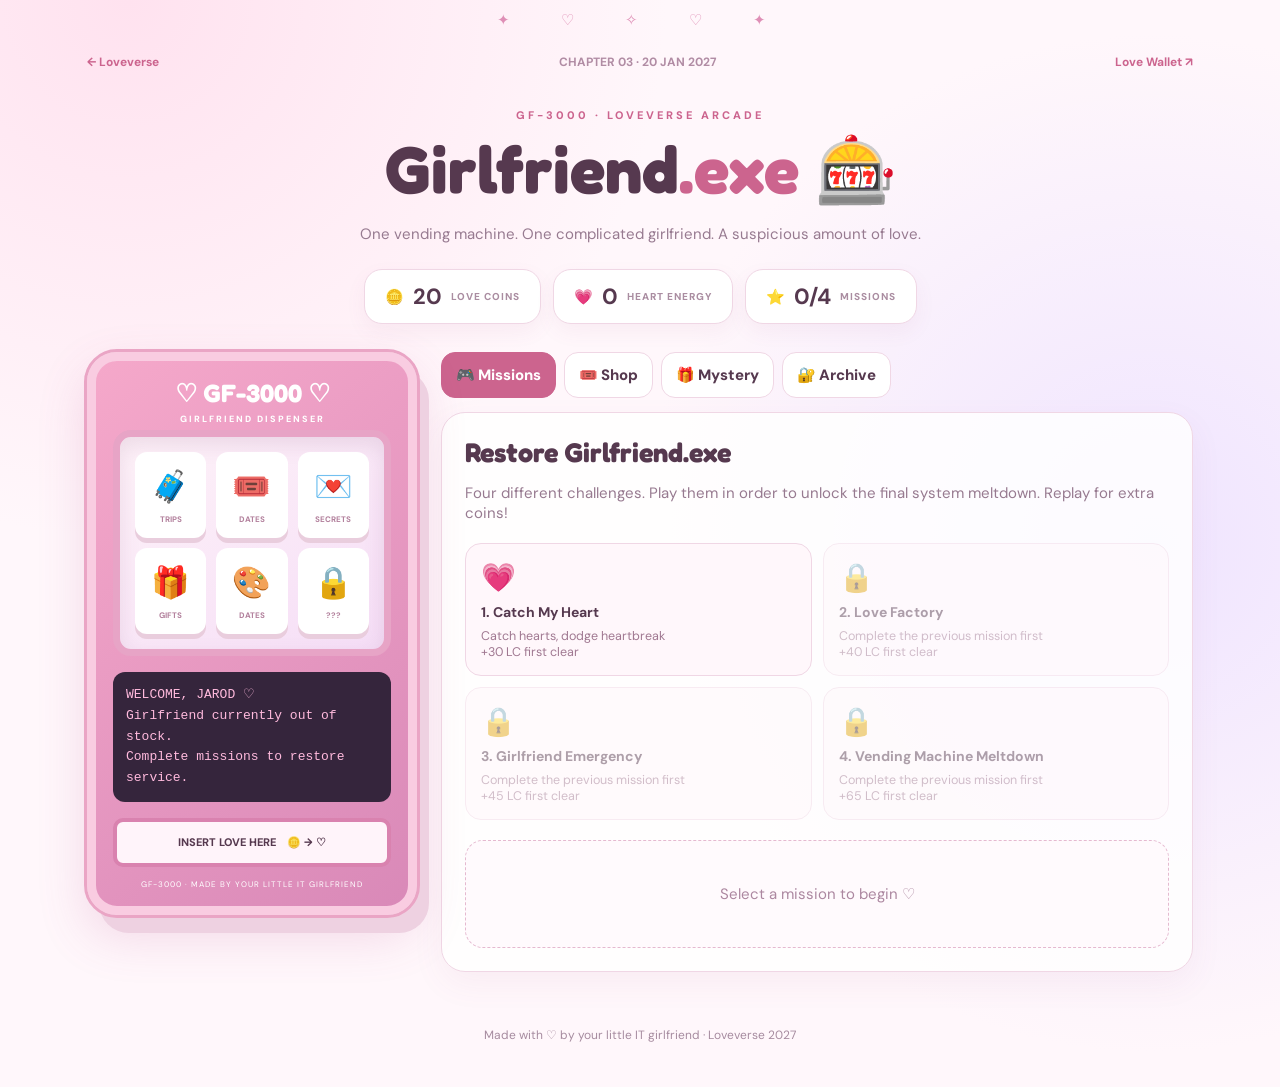
<file: projects/thirdmonth/index.html>
<!DOCTYPE html>
<html lang="en">

<head>
  <meta charset="UTF-8">
  <meta
    name="viewport"
    content="width=device-width, initial-scale=1.0"
  >

  <title>Girlfriend.exe · Loveverse M03</title>

  <!-- Google Fonts -->
  <link
    href="https://fonts.googleapis.com/css2?family=DM+Sans:wght@400;500;600;700;800&family=Fredoka:wght@400;500;600;700&display=swap"
    rel="stylesheet"
  >

  <!-- Stylesheet -->
  <link rel="stylesheet" href="style.css">
</head>

<body>

  <!-- =====================================================
       BACKGROUND DECORATION
  ====================================================== -->

  <div class="stars">
    ✦　♡　✧　♡　✦
  </div>


  <!-- =====================================================
       MAIN CONTAINER
  ====================================================== -->

  <main class="wrap">

    <!-- ===================================================
         HEADER / NAVIGATION
    ==================================================== -->

    <header>

      <a href="../../index.html">
        ← Loveverse
      </a>

      <span>
        CHAPTER 03 · 20 JAN 2027
      </span>

      <a href="../../index.html#wallet">
        Love Wallet ↗
      </a>

    </header>


    <!-- ===================================================
         HERO SECTION
    ==================================================== -->

    <div class="hero">

      <div class="eyebrow">
        GF-3000 · LOVEVERSE ARCADE
      </div>

      <h1>
        Girlfriend<span>.exe</span> 🎰
      </h1>

      <p>
        One vending machine.
        One complicated girlfriend.
        A suspicious amount of love.
      </p>

    </div>


    <!-- ===================================================
         GAME STATISTICS
    ==================================================== -->

    <div class="stats">

      <!-- Love Coins -->
      <div>
        🪙
        <b id="coins">20</b>
        <small>LOVE COINS</small>
      </div>

      <!-- Heart Energy -->
      <div>
        💗
        <b id="energy">0</b>
        <small>HEART ENERGY</small>
      </div>

      <!-- Missions -->
      <div>
        ⭐
        <b id="missions">0/4</b>
        <small>MISSIONS</small>
      </div>

    </div>


    <!-- ===================================================
         MAIN GAME LAYOUT
    ==================================================== -->

    <div class="layout">

      <!-- =================================================
           GIRLFRIEND VENDING MACHINE
      ================================================== -->

      <aside class="machine">

        <!-- Machine Header -->
        <div class="machine-title">

          ♡ GF-3000 ♡

          <small>
            GIRLFRIEND DISPENSER
          </small>

        </div>


        <!-- Machine Display -->
        <div class="glass">

          <div>
            🧳
            <small>TRIPS</small>
          </div>

          <div>
            🎟️
            <small>DATES</small>
          </div>

          <div>
            💌
            <small>SECRETS</small>
          </div>

          <div>
            🎁
            <small>GIFTS</small>
          </div>

          <div>
            🎨
            <small>DATES</small>
          </div>

          <!-- Secret Reward -->
          <div id="machineSecret">
            🔒
            <small>???</small>
          </div>

        </div>


        <!-- Machine Screen -->
        <div
          class="screen"
          id="machineScreen"
        >
          WELCOME, JAROD ♡
          <br>
          Girlfriend currently out of stock.
          <br>
          Complete missions to restore service.
        </div>


        <!-- Coin Slot -->
        <div class="slot">
          INSERT LOVE HERE　🪙 → ♡
        </div>


        <!-- Machine Footer -->
        <div class="machine-foot">
          GF-3000 · MADE BY YOUR LITTLE IT GIRLFRIEND
        </div>

      </aside>


      <!-- =================================================
           MAIN CONTENT COLUMN
      ================================================== -->

      <div class="maincol">

        <!-- ===============================================
             TAB NAVIGATION
        ================================================ -->

        <nav class="tabs">

          <button
            class="active"
            data-tab="arcade"
          >
            🎮 Missions
          </button>

          <button data-tab="shop">
            🎟️ Shop
          </button>

          <button data-tab="mystery">
            🎁 Mystery
          </button>

          <button data-tab="secret">
            🔐 Archive
          </button>

        </nav>


        <!-- ===============================================
             TAB 1 — MISSIONS / ARCADE
        ================================================ -->

        <section
          id="arcade"
          class="panel active"
        >

          <h2>
            Restore Girlfriend.exe
          </h2>

          <p class="muted">
            Four different challenges.
            Play them in order to unlock
            the final system meltdown.
            Replay for extra coins!
          </p>


          <!-- Mission List -->
          <div
            class="missionlist"
            id="missionlist"
          ></div>


          <!-- Active Game Area -->
          <div
            id="gameArea"
            class="gamearea"
            aria-live="polite"
          >

            <div class="empty">
              Select a mission to begin ♡
            </div>

          </div>

        </section>


        <!-- ===============================================
             TAB 2 — GIRLFRIEND SHOP
        ================================================ -->

        <section
          id="shop"
          class="panel"
        >

          <h2>
            The Girlfriend Shop
          </h2>

          <p class="muted">
            Adventures for the two of us,
            saved in Love Wallet.
            The anniversary letter is a separate keepsake.
          </p>


          <!-- Shop Products -->
          <div
            id="products"
            class="products"
          ></div>


          <!-- Legendary Reward -->
          <div
            class="legend"
            id="legend"
          ></div>

        </section>


        <!-- ===============================================
             TAB 3 — MYSTERY BOXES
        ================================================ -->

        <section
          id="mystery"
          class="panel"
        >

          <h2>
            Suspicious Mystery Boxes
          </h2>

          <p class="muted">
            30 LC per box · one opening per day.
            Pick any box again tomorrow!
            Your first opening also reveals
            a clue from our first date.
          </p>


          <!-- Mystery Box Selection -->
          <div
            class="boxes"
            id="boxes"
          >

            <button data-box="0">
              🎁
              <small>BOX 01</small>
            </button>

            <button data-box="1">
              🎁
              <small>BOX 02</small>
            </button>

            <button data-box="2">
              🎁
              <small>BOX 03</small>
            </button>

          </div>


          <!-- Mystery Box Result -->
          <div
            id="boxResult"
            class="gamearea"
          ></div>

        </section>


        <!-- ===============================================
             TAB 4 — SECRET ARCHIVE
        ================================================ -->

        <section
          id="secret"
          class="panel"
        >

          <h2>
            Classified Archive #002
          </h2>


          <!-- First Date Archive Clue -->
          <div
            id="archive"
            class="archive"
          ></div>


          <!-- Secret Ending Progress -->
          <div
            id="progress"
            class="progress"
          ></div>


          <!-- Secret Ending -->
          <div
            id="ending"
            class="ending"
          ></div>

        </section>

      </div>

    </div>


    <!-- ===================================================
         FOOTER
    ==================================================== -->

    <footer>
      Made with ♡ by your little IT girlfriend
      · Loveverse 2027
    </footer>

  </main>


  <!-- =====================================================
       TOAST NOTIFICATIONS
  ====================================================== -->

  <div
    id="toast"
    class="toast"
    role="status"
  ></div>


  <!-- =====================================================
       JAVASCRIPT
  ====================================================== -->

  <script src="script.js"></script>

</body>
</html>
</file>
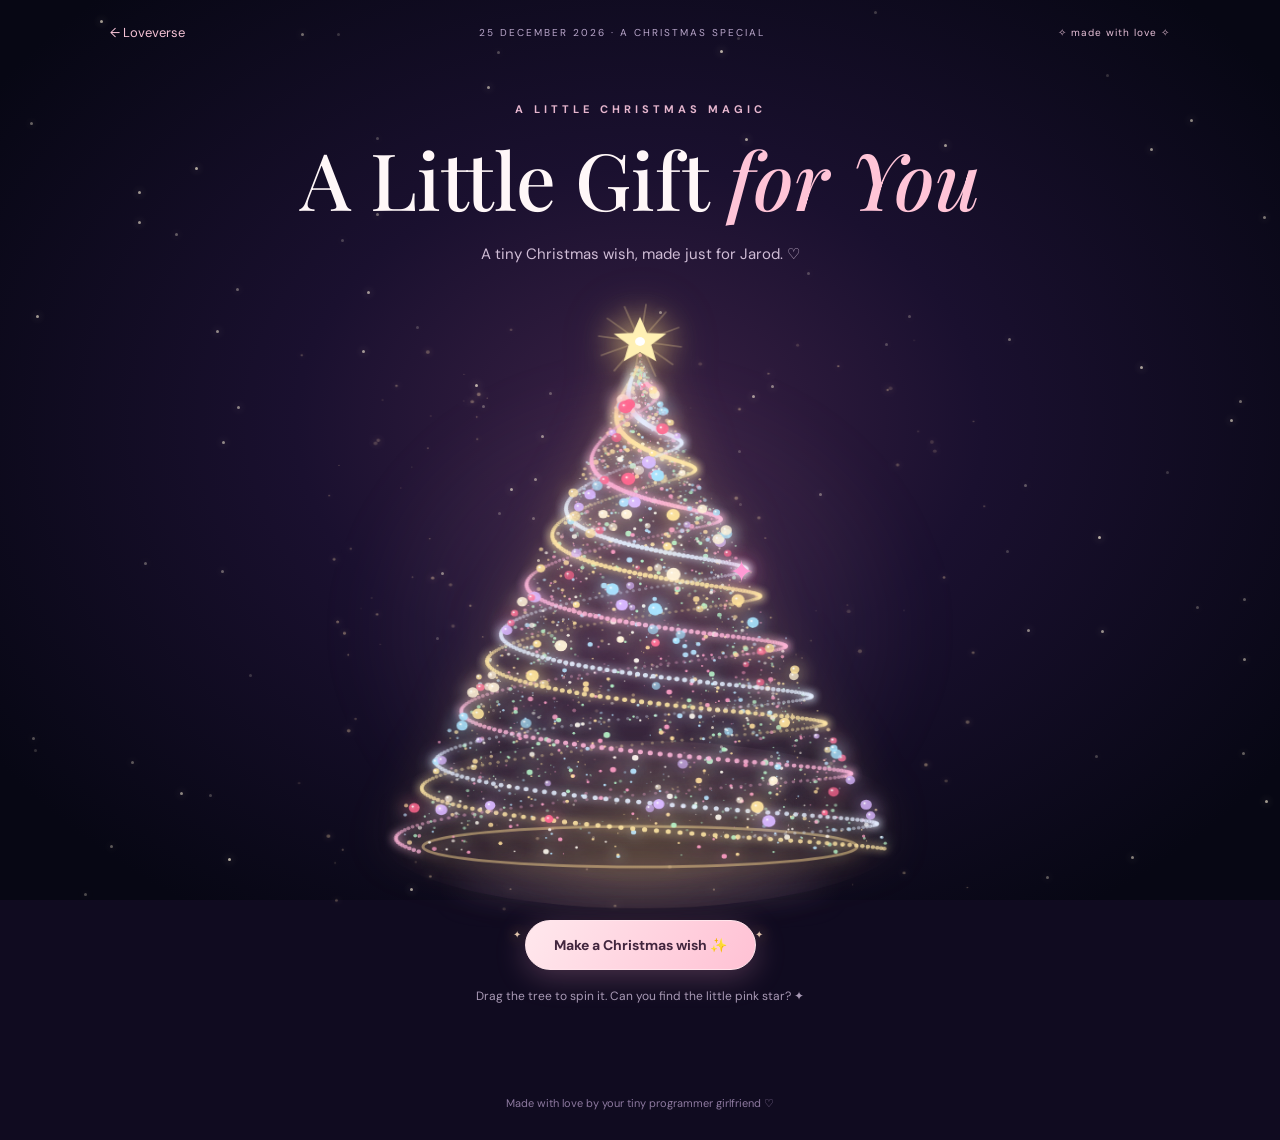
<file: specials/christmas/index.html>
<!doctype html>
<html lang="en">

<head>
  <meta charset="utf-8">
  <meta name="viewport" content="width=device-width, initial-scale=1">
  <meta name="theme-color" content="#110d27">

  <title>A Little Gift for You ✨</title>

  <!-- Stylesheet -->
  <link rel="stylesheet" href="style.css">

  <!-- JavaScript -->
  <script src="script.js" defer></script>
</head>

<body>

  <!-- =====================================================
       1. BACKGROUND EFFECTS
       ===================================================== -->

  <div class="ambient"></div>

  <div
    class="sparkle-layer"
    id="sparkles"
    aria-hidden="true"
  ></div>


  <!-- =====================================================
       2. HEADER
       ===================================================== -->

  <header>

    <a href="../../index.html">
      ← Loveverse
    </a>

    <span>
      25 DECEMBER 2026 · A CHRISTMAS SPECIAL
    </span>

    <span class="no-music">
      ✧ made with love ✧
    </span>

  </header>


  <main>

    <!-- ===================================================
         3. INTRO — MAGICAL CHRISTMAS TREE
         =================================================== -->

    <section id="intro" class="screen intro">

      <p class="overline">
        A LITTLE CHRISTMAS MAGIC
      </p>

      <h1>
        A Little Gift <em>for You</em>
      </h1>

      <p class="sub">
        A tiny Christmas wish, made just for Jarod. ♡
      </p>


      <!-- Interactive Christmas Tree -->

      <div class="tree-shell">

        <canvas
          id="tree"
          width="760"
          height="760"
          aria-label="A magical spinning Christmas tree made of glowing dots"
        ></canvas>

        <div class="tree-floor"></div>


        <!-- Hidden Pink Star -->

        <button
          id="secretStar"
          class="secret-star"
          aria-label="Discover the hidden star"
          title="A little secret..."
        >
          ✦
        </button>

        <div
          id="secretHint"
          class="secret-hint"
          aria-live="polite"
        ></div>


        <!-- Tree Caption -->

        <div class="tree-caption">
          ✦ THE MAGIC OF CHRISTMAS ✦
        </div>

      </div>


      <!-- Intro Actions -->

      <div class="controls">

        <button
          id="wishBtn"
          class="primary"
        >
          Make a Christmas wish ✨
        </button>

        <p class="hint">
          Drag the tree to spin it.
          Can you find the little pink star? ✦
        </p>

      </div>

    </section>


    <!-- ===================================================
         4. CHRISTMAS WISH
         =================================================== -->

    <section
      id="wish"
      class="screen wish"
      hidden
    >

      <p class="overline">
        ONE LITTLE CHRISTMAS WISH
      </p>

      <h2>
        Close your eyes for a second…
      </h2>


      <!-- Magical Wish Orb -->

      <div class="wish-orb">
        ✧
      </div>


      <p class="sub">
        If you could wish for one thing this Christmas,
        what would it be?
      </p>


      <!-- Wish Input -->

      <label for="wishText" class="sr">
        Your Christmas wish
      </label>

      <textarea
        id="wishText"
        maxlength="300"
        placeholder="I wish for..."
        rows="3"
      ></textarea>


      <!-- Send Wish -->

      <button
        id="sendWish"
        class="primary"
      >
        Send my wish to the stars ♡
      </button>

      <p class="hint">
        Your wish stays in this browser.
        Only the stars get to see it.
      </p>

    </section>


    <!-- ===================================================
         5. CHRISTMAS MAGIC REVEAL
         =================================================== -->

    <section
      id="reveal"
      class="screen reveal"
      hidden
    >

      <!-- -----------------------------------------------
           5.1 Magical Transition Animation
           ----------------------------------------------- -->

      <div
        class="magic-transition"
        id="magicTransition"
      >

        <canvas
          id="morph"
          width="760"
          height="660"
        ></canvas>

        <p id="magicCaption">
          Your wish is becoming something magical…
        </p>

      </div>


      <!-- -----------------------------------------------
           5.2 Chibi Surprise
           ----------------------------------------------- -->

      <div
        id="revealContent"
        class="reveal-content"
        hidden
      >

        <p class="overline">
          WISH RECEIVED · CHRISTMAS MAGIC ACTIVATED
        </p>

        <h2>
          Someone heard your wish…
        </h2>


        <!-- Chibi Illustration -->

        <div class="chibi-stage">

          <div class="halo"></div>

          <img
            id="chibi"
            src="../../assets/christmas/quynh-anh-christmas.png"
            alt="Quỳnh Anh Christmas chibi with glasses and a Santa hat"
          >

        </div>


        <!-- Surprise Message -->

        <div class="bubble">
          Surpriiiiise, Daddyyyy! 🎄💗
        </div>

        <p class="sub">
          Santa couldn't fit all my hugs into one box,
          so he sent a tiny me instead!
        </p>


        <!-- Continue to Christmas Letter -->

        <button
          id="letterBtn"
          class="primary"
        >
          A little letter for you 💌
        </button>

      </div>

    </section>


    <!-- ===================================================
         6. CHRISTMAS LETTER
         =================================================== -->

    <section
      id="card"
      class="screen card-screen"
      hidden
    >

      <p class="overline">
        A CHRISTMAS LETTER · 2026
      </p>


      <!-- Letter Paper -->

      <article class="letter">

        <div class="letter-stars">
          ✧ ✦ ✧
        </div>

        <p class="letter-kicker">
          To my favourite boy
        </p>

        <h2>
          Merry Christmas, Jarod! ♡
        </h2>


        <!-- ---------------------------------------------
             6.1 Letter Content
             --------------------------------------------- -->

        <p>Hi babyyyy,</p>

        <p>
          Can you believe this is our very first
          Christmas together? And actually…
          it's my first time really celebrating
          Christmas, too. 🥺🎄
        </p>

        <p>
          I know that sounds a little funny,
          because I studied in Canada,
          where Christmas was everywhere —
          the snow, the decorations, the lights,
          all of it. But I grew up with Eastern
          traditions, so Christmas was never really
          a holiday I celebrated myself.
          I mostly watched the magic happen around me.
        </p>

        <p>
          And now, somehow, my first real Christmas
          gets to be with you. That makes this
          little day feel extra special to me. ♡
        </p>

        <p>
          I don't know what all our future Christmases
          will look like, but I really, really hope
          this is only the first of many.
          I hope we'll get to make our own silly
          traditions, share warm hugs on cold days,
          laugh at little things, and keep choosing
          to spend these moments together.
        </p>

        <p>
          So here's a tiny piece of Christmas magic
          from your little girl. It's not a big present,
          but I made it with a whole lot of love —
          just for you.
        </p>


        <!-- ---------------------------------------------
             6.2 Jarod's Christmas Wish
             --------------------------------------------- -->

        <div
          id="jarodWish"
          class="jarod-wish"
          hidden
        >

          <span class="wish-heading">
            ✦ JAROD’S CHRISTMAS WISH ✦
          </span>

          <p id="jarodWishText"></p>

          <span class="wish-ending">
            May the stars make it come true ♡
          </span>

        </div>


        <!-- ---------------------------------------------
             6.3 Letter Signature
             --------------------------------------------- -->

        <p class="sign">
          With a million little kisses,
          <br>
          <strong>
            Your little girl, Quỳnh Anh 💗
          </strong>
        </p>

        <div class="letter-bottom">
          ✦ OUR FIRST CHRISTMAS · 25.12.2026 ✦
        </div>


        <!-- =================================================
             7. SECRET P.S. — WINTER DATE VOUCHER
             ================================================= -->

        <button
          id="psButton"
          class="ps-button"
        >
          P.S. There is one more little thing… ✨
        </button>


        <!-- Hidden Winter Date Voucher -->

        <div
          id="psSecret"
          class="ps-secret"
          hidden
        >

          <span>✧</span>

          <h3>
            One Cozy Winter Date ♡
          </h3>

          <p>
            Valid for one cozy date with your tiny
            girlfriend, including warm hugs,
            little kisses, and Christmas magic.
          </p>


          <!-- Winter Date Ideas -->

          <p class="winter-ideas">
            ☕ Make chocolate bombs together
            <br>
            🍪 Bake something sweet
            <br>
            🎬 A movie night under a cozy blanket
            <br>
            ✨ Go see the Christmas lights
            <br>
            🕯️ Or invent our own little winter tradition
          </p>


          <small>
            No expiration date ·
            Choose our adventure together 💗
          </small>


          <!-- Collect Voucher -->

          <div>

            <button
              id="collectWinter"
              class="winter-collect"
              type="button"
            >
              Collect Winter Date Voucher 🎟️
            </button>

            <p
              id="winterStatus"
              class="winter-status"
              role="status"
            ></p>

          </div>

        </div>

      </article>


      <!-- =================================================
           8. CHRISTMAS CARD ACTIONS
           ================================================= -->

      <div class="actions">

        <!-- Save Letter to Memory Drawer -->

        <button
          id="saveCard"
          class="primary"
        >
          Keep Our Christmas Card in the Drawer 💌
        </button>


        <!-- Open Memory Museum -->

        <a
          class="ghost wallet-link"
          href="../../memories/index.html"
        >
          Open the Memory Museum 🌷
        </a>


        <!-- Replay Christmas Animation -->

        <button
          id="again"
          class="ghost"
        >
          Watch the lights again ✨
        </button>

      </div>


      <!-- Save Status -->

      <p
        id="saveStatus"
        class="hint"
        role="status"
      ></p>

    </section>

  </main>


  <!-- =====================================================
       9. FOOTER
       ===================================================== -->

  <footer>
    Made with love by your tiny programmer girlfriend ♡
  </footer>

</body>
</html>
</file>
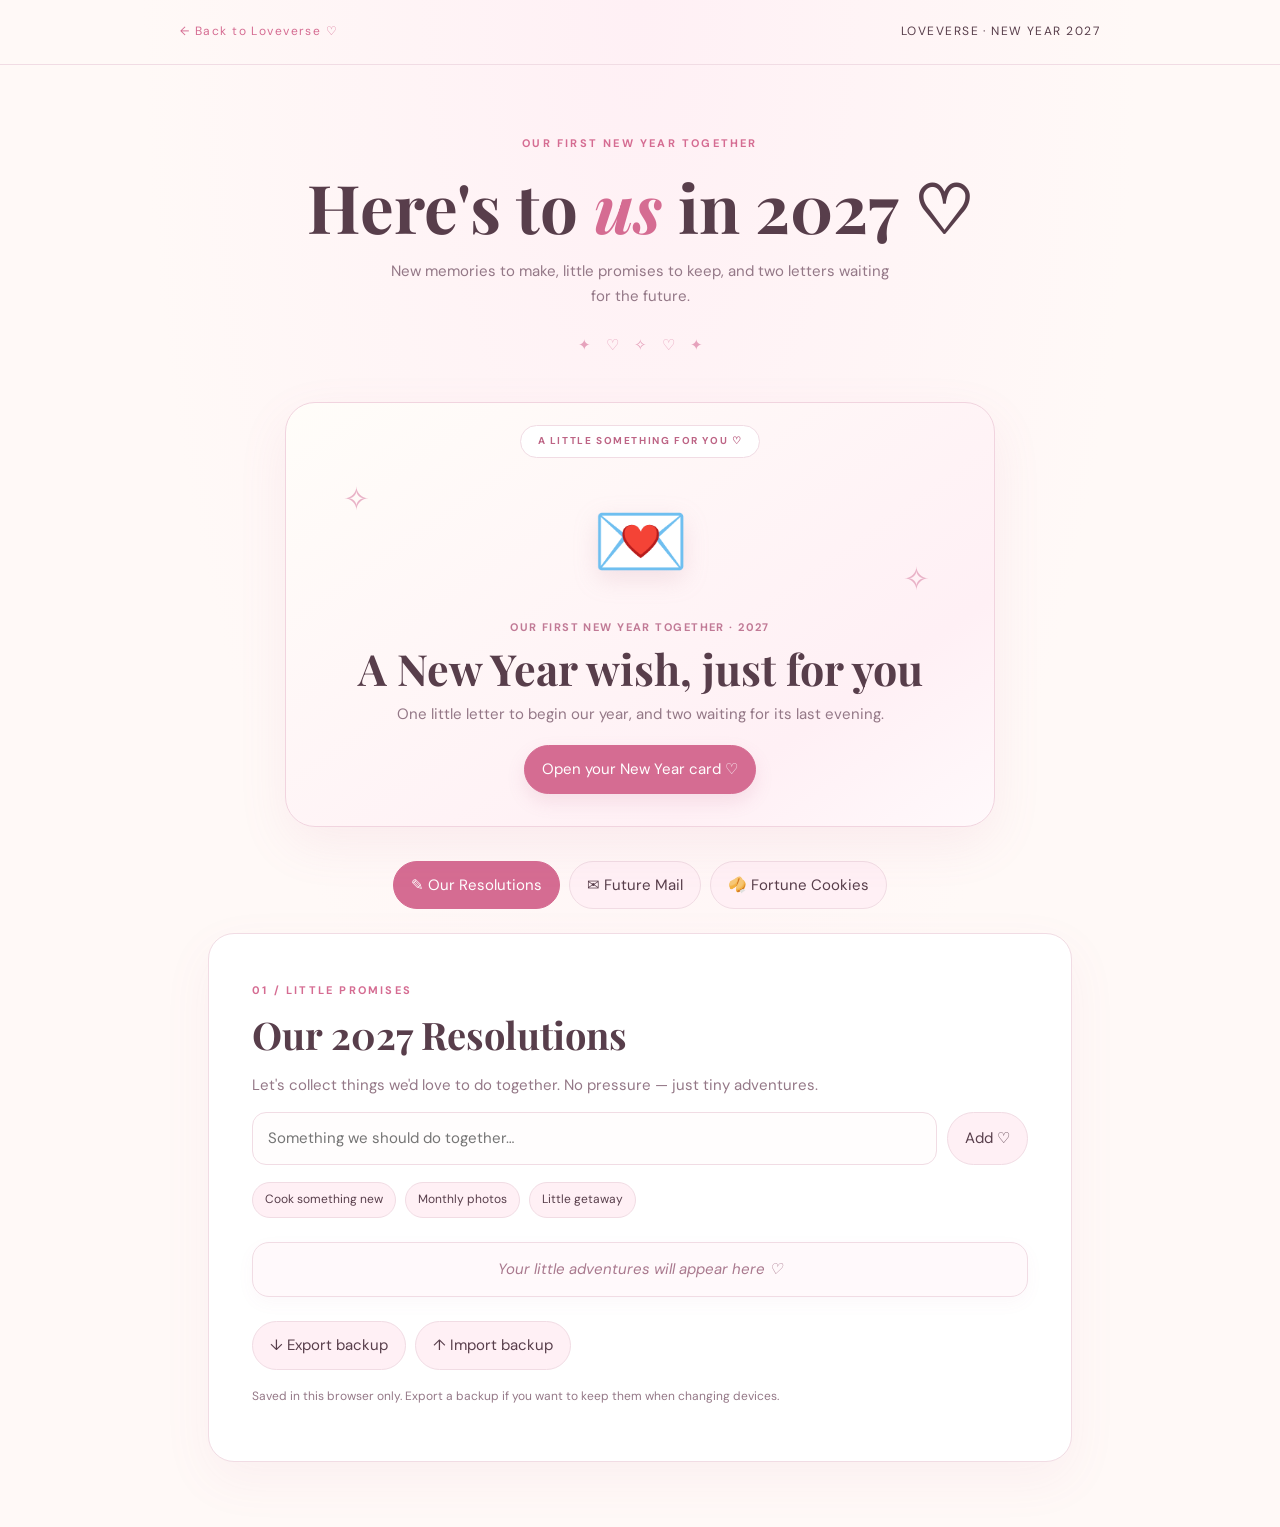
<file: specials/new-year/index.html>
<!doctype html>
<html lang="en">

<head>
  <meta charset="utf-8">
  <meta name="viewport" content="width=device-width, initial-scale=1">

  <title>Our First New Year Together ♡ | Loveverse</title>

  <!-- Google Fonts -->
  <link rel="preconnect" href="https://fonts.googleapis.com">

  <link
    href="https://fonts.googleapis.com/css2?family=DM+Sans:wght@400;500;600;700&family=Playfair+Display:ital,wght@0,500;0,700;1,500&display=swap"
    rel="stylesheet"
  >

  <!-- Stylesheet -->
  <link rel="stylesheet" href="style.css">
</head>

<body>

  <!-- =====================================================
       1. HEADER
       ===================================================== -->

  <header>
    <a href="../../index.html">
      ← Back to Loveverse ♡
    </a>

    <span>LOVEVERSE · NEW YEAR 2027</span>
  </header>


  <main>

    <!-- ===================================================
         2. HERO SECTION
         =================================================== -->

    <section class="hero">
      <span class="eyebrow">
        OUR FIRST NEW YEAR TOGETHER
      </span>

      <h1>
        Here's to <em>us</em> in 2027 ♡
      </h1>

      <p>
        New memories to make, little promises to keep,
        and two letters waiting for the future.
      </p>

      <div class="sparkles">
        ✦　♡　✧　♡　✦
      </div>
    </section>


    <!-- ===================================================
         3. NEW YEAR GREETING CARD
         =================================================== -->

    <section
      class="greeting-section"
      aria-labelledby="greeting-title"
    >

      <div class="greeting-card">

        <div class="greeting-ribbon">
          A LITTLE SOMETHING FOR YOU ♡
        </div>

        <span class="greeting-emoji" aria-hidden="true">
          💌
        </span>

        <p class="greeting-kicker">
          OUR FIRST NEW YEAR TOGETHER · 2027
        </p>

        <h2 id="greeting-title">
          A New Year wish, just for you
        </h2>

        <p class="greeting-intro">
          One little letter to begin our year,
          and two waiting for its last evening.
        </p>

        <button
          class="primary greeting-button"
          id="open-greeting"
          type="button"
        >
          Open your New Year card ♡
        </button>

      </div>
    </section>


    <!-- ===================================================
         4. NEW YEAR ACTIVITIES NAVIGATION
         =================================================== -->

    <nav class="tabs" aria-label="New year activities">

      <button
        data-tab="resolutions"
        class="active"
      >
        ✎ Our Resolutions
      </button>

      <button data-tab="letters">
        ✉ Future Mail
      </button>

      <button data-tab="cookies">
        🥠 Fortune Cookies
      </button>

    </nav>


    <!-- ===================================================
         5. OUR 2027 RESOLUTIONS
         =================================================== -->

    <section id="resolutions" class="page active">

      <div class="card">

        <span class="eyebrow">
          01 / LITTLE PROMISES
        </span>

        <h2>Our 2027 Resolutions</h2>

        <p>
          Let's collect things we'd love to do together.
          No pressure — just tiny adventures.
        </p>


        <!-- Add New Resolution -->

        <form id="resolution-form" class="inline">

          <input
            id="resolution-text"
            maxlength="160"
            required
            placeholder="Something we should do together…"
            aria-label="New resolution"
          >

          <button>Add ♡</button>

        </form>


        <!-- Suggested Resolutions -->

        <div class="suggestions">

          <button data-suggest="Try a new recipe together">
            Cook something new
          </button>

          <button data-suggest="Take a photo together every month">
            Monthly photos
          </button>

          <button data-suggest="Plan a little day trip">
            Little getaway
          </button>

        </div>


        <!-- Saved Resolution List -->

        <ul id="resolution-list" class="checklist"></ul>


        <!-- Backup Actions -->

        <div class="actions">

          <button
            id="export-resolutions"
            class="soft"
          >
            ↓ Export backup
          </button>

          <label class="soft file-label">
            ↑ Import backup

            <input
              type="file"
              id="import-resolutions"
              accept="application/json"
              hidden
            >
          </label>

        </div>

        <p class="note">
          Saved in this browser only.
          Export a backup if you want to keep them
          when changing devices.
        </p>

      </div>
    </section>


    <!-- ===================================================
         6. FUTURE MAIL
         =================================================== -->

    <section id="letters" class="page">

      <div class="card">

        <span class="eyebrow">
          02 / TWO LETTERS, ONE EVENING
        </span>

        <h2>Letters Across Time 💌</h2>

        <p>
          Two letters, two little promises.
          Both are waiting for
          <strong>
            December 31, 2027 at 8:00 PM (Paris time)
          </strong>.
        </p>


        <div class="letter-grid">

          <!-- -----------------------------------------------
               6.1 QUỲNH ANH → JAROD
               ----------------------------------------------- -->

          <article class="letter-panel">

            <div class="letter-emoji">
              💗
            </div>

            <h3>From Quỳnh Anh, to Jarod</h3>

            <p>
              A letter I've written just for you,
              waiting here until the last evening of 2027.
            </p>


            <!-- Locked Letter -->

            <div id="qa-locked">

              <p
                class="countdown"
                id="qa-countdown"
              ></p>

              <p class="note">
                A little piece of my heart
                is waiting for you. ♡
              </p>

            </div>


            <!-- Unlocked Letter -->

            <div id="qa-open" hidden>

              <div
                class="future-paper"
                id="qa-letter"
              ></div>

            </div>

          </article>


          <!-- -----------------------------------------------
               6.2 JAROD → QUỲNH ANH
               ----------------------------------------------- -->

          <article class="letter-panel">

            <div class="letter-emoji">
              💙
            </div>

            <h3>From Jarod, to Quỳnh Anh</h3>

            <p>
              Write a letter now.
              It will be delivered to her email
              on the same evening.
            </p>


            <!-- Future Letter Form -->

            <form
              id="letter-form"
              method="POST"
              target="_blank"
            >

              <input
                type="hidden"
                name="sender"
                value="jarod"
              >

              <label for="message">
                Your letter to future Quỳnh Anh ♡
              </label>

              <textarea
                name="message"
                id="message"
                minlength="10"
                maxlength="10000"
                rows="9"
                required
                placeholder="Dear future you,&#10;&#10;I hope that when you read this…"
              ></textarea>


              <!-- Spam Protection -->

              <input
                class="trap"
                name="website"
                tabindex="-1"
                autocomplete="off"
                aria-hidden="true"
              >


              <!-- Storage Consent -->

              <label class="confirm">

                <input
                  type="checkbox"
                  id="consent"
                  required
                >

                I understand my letter will be stored
                in a private Google Sheet until delivery.

              </label>


              <!-- Submit -->

              <button
                class="primary"
                type="submit"
              >
                Seal &amp; Schedule ♡
              </button>

              <p
                id="mail-status"
                role="status"
                class="note"
              ></p>

            </form>

            <p class="note">
              A new tab displays the server's
              save confirmation.
              No email is sent when you submit.
            </p>

          </article>

        </div>
      </div>
    </section>


    <!-- ===================================================
         7. FORTUNE COOKIES
         =================================================== -->

    <section id="cookies" class="page">

      <div class="card">

        <span class="eyebrow">
          03 / A LITTLE LUCK EVERY DAY
        </span>

        <h2>Fortune Cookies</h2>

        <p>
          100 sweet messages,
          one new cookie per day.
        </p>


        <!-- Cookie Illustration -->

        <div
          id="cookie-display"
          class="cookie-display"
        >
          🥠
        </div>


        <!-- Daily Fortune -->

        <div id="cookie-content"></div>


        <!-- Collection Button -->

        <div class="actions">

          <button
            class="soft"
            id="cookie-collection"
          >
            View my collection
          </button>

        </div>


        <!-- Saved Fortunes -->

        <div
          id="cookie-archive"
          hidden
        ></div>

      </div>
    </section>

  </main>


  <!-- =====================================================
       8. NEW YEAR GREETING DIALOG
       ===================================================== -->

  <dialog
    id="newyear-greeting-dialog"
    class="newyear-greeting-dialog"
    aria-labelledby="newyear-dialog-title"
  >

    <!-- Close Button -->

    <button
      type="button"
      id="close-greeting"
      class="greeting-close"
      aria-label="Close card"
    >
      ×
    </button>


    <!-- ===================================================
         8.1 SEALED ENVELOPE
         =================================================== -->

    <div
      id="greeting-envelope"
      class="greeting-envelope-stage"
    >

      <div
        class="greeting-envelope-art"
        aria-hidden="true"
      >
        💌
      </div>

      <p>
        A little New Year wish
        from me to you ♡
      </p>

      <button
        type="button"
        id="reveal-greeting"
        class="primary"
      >
        Unfold my letter ♡
      </button>

    </div>


    <!-- ===================================================
         8.2 NEW YEAR LETTER
         =================================================== -->

    <article
      id="greeting-letter"
      class="greeting-letter-paper"
      hidden
    >

      <p class="greeting-kicker">
        JANUARY 1, 2027 · FROM ME TO YOU
      </p>


      <!-- Chibi Illustration -->

      <img
        class="greeting-chibi"
        src="../../assets/new-year/new-year-chibi.png"
        alt="Chibi illustration of Quỳnh Anh and Jarod kissing"
      >


      <h2 id="newyear-dialog-title">
        Happy New Year, my love! ✨
      </h2>


      <!-- Letter Content -->

      <div class="greeting-letter-text">

        <p>My dearest Jarod,</p>

        <p>Happy New Year, my love! ♡</p>

        <p>
          Before we say hello to 2027,
          I want to say one last little thank you to 2026.
        </p>

        <p>
          Thank you, 2026, for all the unexpected turns,
          the little surprises, and especially
          for bringing you into my life.
        </p>

        <p>
          And thank you, universe, for somehow making
          our paths cross. Out of all the people in this
          big, big world, you brought me to you.
          I don't know how you did it, but I think
          that was a pretty lovely decision. ♡
        </p>

        <p>
          If someone had told me at the beginning of 2026
          that I'd be ending the year with a boyfriend
          who makes me smile at my phone like a silly
          little girl, I probably wouldn't have
          believed them. But here we are!
        </p>

        <p>
          I don't know what 2027 has waiting for us,
          and that's actually one of the things
          I'm most excited about.
        </p>

        <p>
          There are so many places we haven't explored,
          so many things we haven't tried,
          so many kisses I haven't stolen,
          and so many ordinary little days
          that haven't become our favourite memories yet.
        </p>

        <p>
          I want more dates, more silly jokes,
          more cooking experiments, more cuddles,
          more sunsets, and more moments when
          we look at each other and think,
          ‘I'm so glad it's you.’
        </p>

        <p>
          Of course, I know not every day will be
          sunshine and butterflies. There might be
          difficult days, misunderstandings, and moments
          when we drive each other a little crazy.
          But I hope we'll always find our way back
          to each other, with patience, kindness,
          and lots and lots of love.
        </p>

        <p>
          My little wish for 2027 is simple:
          I hope we keep growing together,
          discovering new things about each other,
          and choosing each other, even on the ordinary days.
        </p>

        <p>
          And maybe I'm being a little greedy,
          but I don't want just one more year with you.
        </p>

        <p>I want many, many more.</p>

        <p>
          I want to collect New Year's memories with you
          until we lose count. I want us to look back
          one day and laugh at how young and silly
          we were when we celebrated our very first
          New Year together.
        </p>

        <p>
          So, dear universe, if you're listening,
          thank you for bringing him to me.
          Please let us have a whole lot more
          chapters together. ♡
        </p>

        <p>
          Here's to 2027, to all the beautiful things
          we haven't experienced yet, and to us.
        </p>

        <p>
          Happy New Year, my favourite person.
        </p>


        <!-- Signature -->

        <p class="greeting-signature">
          With all my love, a thousand kisses,
          and a very hopeful little heart,
        </p>

        <p class="greeting-signature">
          Your little girlfriend,
        </p>

        <p class="greeting-signature">
          Quỳnh Anh ♡
        </p>

      </div>


      <!-- Letter Actions -->

      <div class="greeting-actions">

        <button
          type="button"
          class="primary"
          id="save-greeting"
        >
          Keep This Memory ♡
        </button>

        <button
          type="button"
          class="soft"
          id="fold-greeting"
        >
          Fold the letter
        </button>

      </div>


      <!-- Save Status -->

      <p
        id="greeting-save-status"
        role="status"
        class="note"
      ></p>

    </article>

  </dialog>


  <!-- =====================================================
       9. JAVASCRIPT
       ===================================================== -->

  <script src="data.js"></script>
  <script src="script.js"></script>

</body>
</html>
</file>
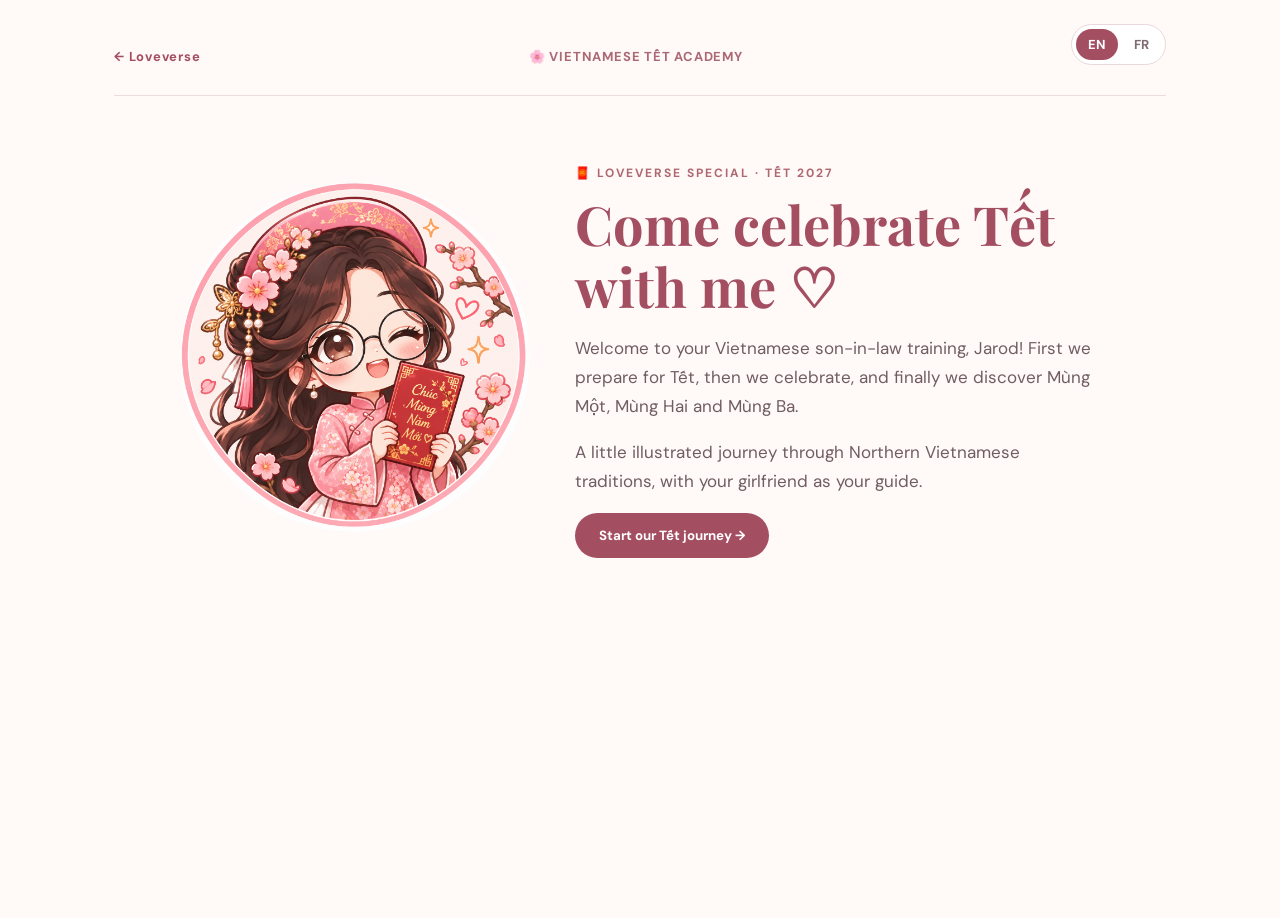
<file: specials/tet/index.html>
<!doctype html><html lang="en"><head><meta charset="utf-8"><meta name="viewport" content="width=device-width,initial-scale=1"><title>Vietnamese Tết Academy ♡ Loveverse</title><link rel="stylesheet" href="style.css"></head><body><div class="petals" aria-hidden="true">🌸 ✿ 🌸 ✿ 🌸</div><main id="app" class="shell"></main><script src="script.js"></script></body></html>
</file>
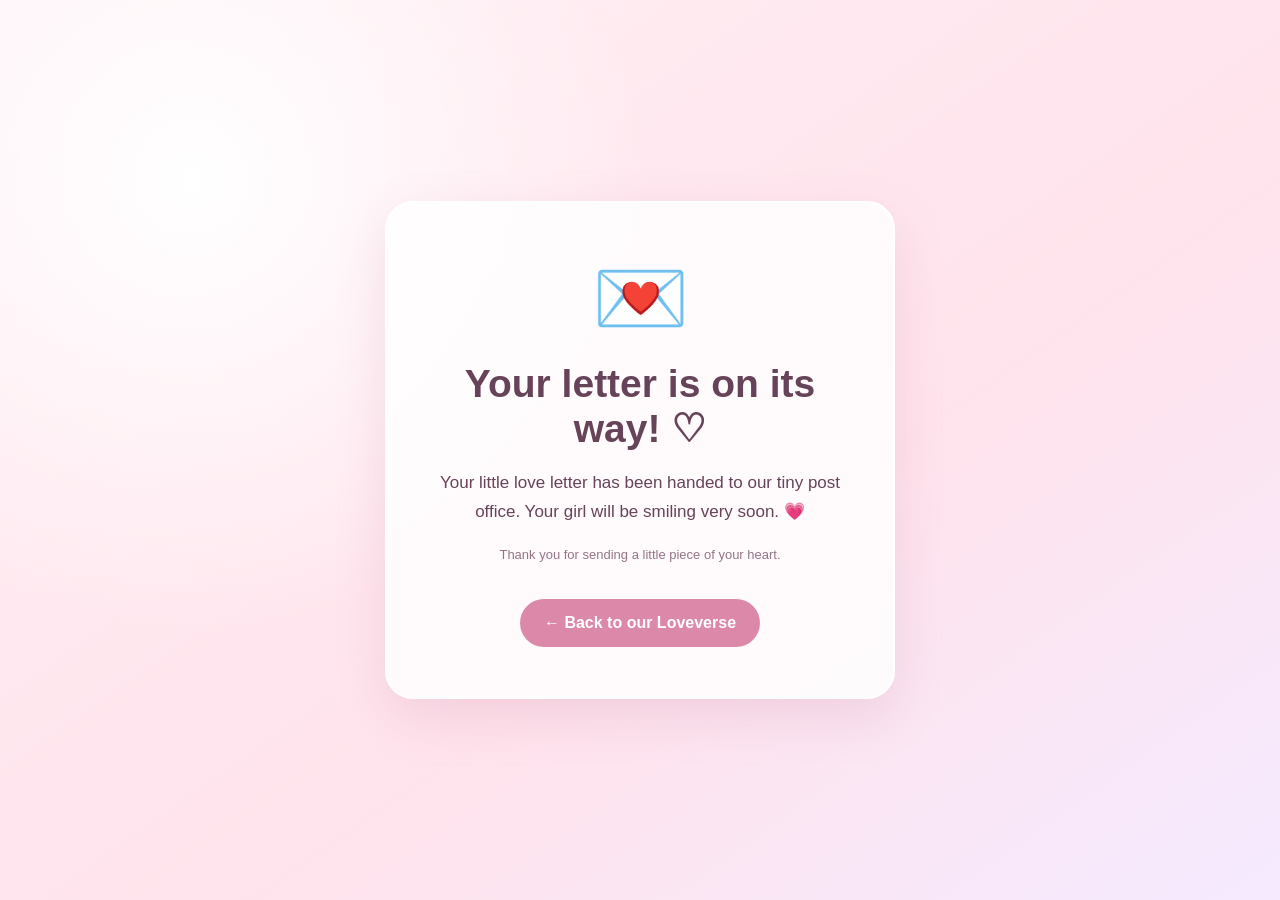
<file: thank-you.html>
<!DOCTYPE html>
<html lang="en">
<head>
  <meta charset="UTF-8">
  <meta name="viewport" content="width=device-width, initial-scale=1">

  <title>Letter Delivered ♡ | Loveverse</title>

  <style>
    :root {
      color-scheme: light;
    }

    * {
      box-sizing: border-box;
    }

    body {
      margin: 0;
      min-height: 100vh;
      display: grid;
      place-items: center;
      padding: 24px;

      background:
        radial-gradient(
          circle at 15% 20%,
          #fff 0,
          transparent 35%
        ),
        linear-gradient(
          145deg,
          #fff0f4,
          #ffe3ec 60%,
          #f5eaff
        );

      color: #674359;
      font-family: 'Trebuchet MS', Arial, sans-serif;
    }

    main {
      width: min(100%, 510px);
      padding: 50px 30px;
      text-align: center;

      background: #ffffffd9;
      border: 2px solid #fff;
      border-radius: 28px;

      box-shadow: 0 18px 50px #bf779a30;
    }

    .envelope {
      font-size: 78px;
      animation: float 2.8s ease-in-out infinite;
    }

    h1 {
      font-size: clamp(27px, 5vw, 39px);
      margin: 18px 0;
    }

    p {
      font-size: 17px;
      line-height: 1.7;
    }

    a {
      display: inline-block;
      margin-top: 20px;
      padding: 15px 24px;

      border-radius: 999px;
      background: #db88a9;
      color: #fff;

      text-decoration: none;
      font-weight: 700;
    }

    a:hover {
      background: #c36b90;
    }

    .small {
      font-size: 13px;
      color: #967488;
    }

    @keyframes float {
      50% {
        transform: translateY(-12px) rotate(-5deg);
      }
    }
  </style>
</head>

<body>
  <main>

    <div class="envelope" aria-hidden="true">
      💌
    </div>

    <h1>
      Your letter is on its way! ♡
    </h1>

    <p>
      Your little love letter has been handed
      to our tiny post office.
      Your girl will be smiling very soon. 💗
    </p>

    <p class="small">
      Thank you for sending a little piece
      of your heart.
    </p>

    <a href="./index.html">
      ← Back to our Loveverse
    </a>

  </main>
</body>
</html>
</file>
<file: style.css>
/* =========================================
   LOVEVERSE - GLOBAL STYLES
========================================= */

:root {
    --bg: #fff8f4;
    --paper: #fffefd;
    --pink: #e98fa8;
    --dark: #73505b;
    --ink: #654c51;
    --muted: #a18b8f;
    --border: #f2d9d8;
    --blush: #ffebee;
    --peach: #fff0dc;
    --mint: #eaf4e8;
    --shadow: 0 9px 0 #f5e5e2,
              0 16px 35px #9f697015;
}

* {
    box-sizing: border-box;
}

html {
    scroll-behavior: smooth;
}

body {
    margin: 0;
    background:
        radial-gradient(
            circle at 88% 10%,
            #ffe8ed 0,
            transparent 27%
        ),
        var(--bg);
    font: 15px 'Quicksand', sans-serif;
    color: var(--ink);
}

a {
    text-decoration: none;
    color: inherit;
}

button {
    font: inherit;
    cursor: pointer;
}

button:focus-visible,
a:focus-visible {
    outline: 3px solid #e78fa9;
    outline-offset: 3px;
}


/* =========================================
   MAIN LAYOUT
========================================= */

.shell {
    display: flex;
    min-height: 100vh;
}

.main {
    width: min(1180px, calc(100% - 236px));
    padding: 24px clamp(18px, 3.3vw, 52px) 20px;
    margin: auto;
}

.paper {
    background: var(--paper);
    border: 1px solid var(--border);
    border-radius: 24px;
    box-shadow: var(--shadow);
}


/* =========================================
   SIDEBAR
========================================= */

.sidebar {
    width: 236px;
    flex-shrink: 0;
    background: #fff0ee;
    border-right: 1px solid #f0d9d7;
    padding: 28px 18px;
    position: sticky;
    top: 0;
    height: 100vh;

    display: flex;
    flex-direction: column;
}

.brand {
    display: flex;
    gap: 10px;
    align-items: center;
    font-size: 23px;
    font-weight: 700;
    color: #bf6b86;
    letter-spacing: -1px;
    padding: 0 8px;
}

.brand-icon {
    font-size: 37px;
}

.brand small {
    display: block;
    font-size: 10px;
    color: #ad8d98;
    letter-spacing: 1px;
    margin-top: -4px;
}

.side-label {
    font-size: 10px;
    letter-spacing: 2px;
    color: #bb929e;
    margin: 42px 12px 12px;
    font-weight: 700;
}

.sidebar nav {
    display: grid;
    gap: 7px;
}

.nav-link {
    padding: 12px 13px;
    border-radius: 13px;
    color: #8e7780;
    display: flex;
    align-items: center;
    gap: 13px;
    font-weight: 700;
    font-size: 14px;
}

.nav-link:hover,
.nav-link.active {
    background: #fffefd;
    color: #bf7089;
    box-shadow: 0 3px 9px #d1a4aa18;
}

.side-sticker {
    margin-top: auto;
    text-align: center;
    border: 2px dashed #e8b7c4;
    background: #fff9f7;
    border-radius: 19px;
    padding: 20px 10px;
    transform: rotate(-2deg);
}

.side-sticker-emoji {
    display: block;
    font-size: 39px;
    margin-bottom: 7px;
}

.side-sticker strong {
    display: block;
    line-height: 1.5;
    color: #b87588;
}

.side-sticker small {
    display: block;
    font-size: 10px;
    margin-top: 7px;
    color: #ae9296;
}

.side-bottom {
    text-align: center;
    font-size: 10px;
    color: #ba9da2;
    margin-top: 24px;
    letter-spacing: 1px;
}


/* =========================================
   TOP BAR
========================================= */

.topbar {
    display: flex;
    justify-content: space-between;
    align-items: center;
    gap: 12px;
    color: #a5828e;
    font-size: 12px;
    font-weight: 700;
    margin-bottom: 24px;
}

.top-pill {
    background: #fff;
    border: 1px solid #f4d9e0;
    border-radius: 40px;
    padding: 9px 15px;
    color: #c08094;
}


/* =========================================
   HERO SECTION
========================================= */

.hero {
    min-height: 330px;
    background: linear-gradient(
        110deg,
        #fff9f4 35%,
        #ffe5e9 100%
    );
    display: grid;
    grid-template-columns: 1.12fr 0.88fr;
    overflow: hidden;
    position: relative;
}

.hero-copy {
    padding: 42px 20px 36px 42px;
    z-index: 1;
}

.eyebrow {
    color: #d68ca1;
    font-size: 10px;
    font-weight: 700;
    letter-spacing: 2.1px;
}

.hero h1 {
    font-size: clamp(31px, 4vw, 53px);
    line-height: 1.16;
    color: #805967;
    margin: 15px 0 12px;
    letter-spacing: -1.9px;
}

.hero h1 em {
    font-style: normal;
    color: #e28aa6;
}

.hero-heart {
    font-size: 34px;
    color: #e6a1b1;
}

.hero p {
    max-width: 410px;
    line-height: 1.8;
    font-size: 13px;
    color: #967b84;
    margin-bottom: 23px;
}

.hero-art {
    position: relative;
    display: flex;
    align-items: center;
    justify-content: center;
    padding: 20px;
}

.hero-art img {
    width: min(100%, 360px);
    height: 290px;
    max-height: 290px;
    object-fit: contain;
    object-position: center bottom;
    mix-blend-mode: multiply;
    filter: drop-shadow(0 12px 8px #d08a9420);
}

.hero-art-caption {
    position: absolute;
    bottom: 21px;
    right: 30px;
    font-size: 14px;
    color: #bc8095;
    font-weight: 700;
    transform: rotate(-8deg);
}

.hero-scribble {
    font-size: 11px;
    margin-top: 23px;
    color: #b9949b;
    transform: rotate(-2deg);
    width: fit-content;
}

.sparkle {
    position: absolute;
    font-size: 30px;
    color: #e9a0af;
}

.sp1 {
    top: 26px;
    right: 40px;
}

.sp2 {
    top: 80px;
    left: 0;
}

.sp3 {
    bottom: 42px;
    left: 25px;
}


/* =========================================
   BUTTONS
========================================= */

.button {
    border: 0;
    border-radius: 13px;
    padding: 12px 19px;
    font-size: 12px;
    font-weight: 700;

    display: inline-flex;
    align-items: center;
    justify-content: center;
    gap: 10px;

    transition: transform 0.2s, box-shadow 0.2s;
}

.button:hover {
    transform: translateY(-2px);
}

.primary {
    background: #e99bb0;
    color: white;
    box-shadow: 0 5px 0 #d77f9a;
}

.secondary {
    background: #fff0f1;
    color: #b9788e;
    border: 1px solid #f1d6db;
}


/* =========================================
   OUR JOURNEY
========================================= */

.journey-grid {
    display: grid;
    grid-template-columns: 1.3fr 0.8fr;
    gap: 20px;
    margin-top: 27px;
    scroll-margin-top: 22px;
}

.journey,
.counter {
    padding: 25px 27px;
    min-height: 250px;
}

.section-heading {
    display: flex;
    justify-content: space-between;
    align-items: flex-start;
    gap: 10px;
}

.section-heading h2 {
    margin: 7px 0 0;
    color: #815c68;
    font-size: 25px;
    letter-spacing: -0.8px;
}

.section-heading h2 span {
    color: #e9a0b0;
}

.small-sticker {
    font-size: 12px;
    background: #fff0dc;
    color: #bc8e83;
    padding: 7px 10px;
    border-radius: 10px;
    transform: rotate(5deg);
}

.couple {
    display: flex;
    align-items: center;
    justify-content: space-around;
    margin-top: 19px;
}

.person {
    text-align: center;
    display: grid;
    justify-items: center;
    gap: 4px;
}

.avatar {
    height: 88px;
    width: 88px;
    border-radius: 50%;
    display: grid;
    place-items: center;
    font-size: 40px;
    border: 3px solid #fff;
    box-shadow: 0 0 0 2px #f2d4d9;
    overflow: hidden;
    flex-shrink: 0;
}

.avatar-img {
    display: block;
    width: 100%;
    height: 100%;
    object-fit: cover;
    object-position: center;
}

.girl {
    background: #ffe5ed;
}

.boy {
    background: #f7e9dc;
}

.person strong {
    font-size: 14px;
    color: #8e6271;
}

.person small {
    font-size: 11px;
    color: #b199a0;
}

.middle-love {
    font-size: 35px;
    color: #e99cb2;
    text-align: center;
    line-height: 1;
}

.middle-love small {
    display: block;
    font-size: 10px;
    color: #bb939e;
    margin-top: 6px;
    white-space: nowrap;
}

.journey-foot {
    font-size: 11px;
    color: #a58c94;
    text-align: center;
    margin-top: 17px;
}

.journey-foot span {
    color: #db96a9;
}


/* =========================================
   RELATIONSHIP COUNTER
========================================= */

.counter {
    background: linear-gradient(150deg, #fff5f5, #ffe8ed);
    display: flex;
    flex-direction: column;
    justify-content: space-between;
    text-align: center;
}

.counter-inner {
    padding: 7px;
}

.big-number {
    font: 700 clamp(70px, 8vw, 108px)
          'Quicksand', sans-serif;
    color: #d98ba3;
    letter-spacing: -7px;
    line-height: 1.1;
}

.counter-label {
    font-size: 19px;
    color: #b87790;
    font-weight: 700;
}

.counter-detail {
    display: flex;
    justify-content: space-between;
    gap: 12px;
    font-size: 10px;
    color: #b58c9c;
}


/* =========================================
   GENERAL SECTIONS
========================================= */

.section {
    margin-top: 49px;
    scroll-margin-top: 22px;
}

.outside {
    margin-bottom: 20px;
}

.outside p {
    font-size: 12px;
    color: #a18c91;
    margin: 9px 0 0;
}

.section-decoration {
    font-size: 24px;
    color: #dda5b5;
    white-space: nowrap;
}


/* =========================================
   ANNIVERSARY FILTERS
========================================= */

.filter-row {
    display: flex;
    gap: 8px;
    flex-wrap: wrap;
    margin-bottom: 18px;
}

.filter {
    border: 1px solid #f0d7da;
    background: #fff;
    border-radius: 30px;
    color: #a47e8a;
    padding: 8px 15px;
    font-size: 12px;
    font-weight: 700;
}

.filter.active {
    background: #e99bb0;
    color: #fff;
    border-color: #e99bb0;
}


/* =========================================
   ANNIVERSARY & SPECIAL DAY CARDS
========================================= */

.cards-grid {
    display: grid;
    grid-template-columns: repeat(3, minmax(0, 1fr));
    gap: 18px;
}

.gift-card {
    background: #fff;
    border: 1px solid #f0d9d9;
    border-radius: 21px;
    overflow: hidden;
    box-shadow: 0 6px 0 #f5e7e4;

    display: flex;
    flex-direction: column;
    min-height: 268px;
}

.gift-visual {
    height: 116px;
    background: linear-gradient(
        140deg,
        var(--card-bg, #ffedf1),
        #fff9f6
    );

    display: flex;
    align-items: center;
    justify-content: center;
    position: relative;
    overflow: hidden;
}

.gift-visual::before,
.gift-visual::after {
    content: '✦';
    position: absolute;
    color: #e4a2b0;
    font-size: 21px;
    top: 17px;
    left: 25px;
}

.gift-visual::after {
    content: '♡';
    left: auto;
    right: 25px;
    top: auto;
    bottom: 13px;
}

.gift-emoji {
    font-size: 64px;
    filter: drop-shadow(0 6px 2px #c48e8e1f);
    transition: transform 0.2s;
}

.gift-card:hover .gift-emoji {
    transform: rotate(-7deg) scale(1.08);
}

.gift-body {
    padding: 16px 17px;
    display: flex;
    flex-direction: column;
    flex: 1;
}

.gift-meta {
    display: flex;
    justify-content: space-between;
    align-items: center;
    gap: 8px;
    color: #ae939b;
    font-size: 10px;
    font-weight: 700;
    letter-spacing: 0.5px;
}

.status {
    border-radius: 25px;
    padding: 5px 9px;
    background: #f7f0ef;
    color: #b5a0a1;
    letter-spacing: 0;
    white-space: nowrap;
}

.status.ready {
    background: #eaf5e8;
    color: #6e9b77;
}

.gift-body h3 {
    font-size: 16px;
    color: #825d6b;
    margin: 13px 0 7px;
    line-height: 1.3;
}

.gift-body p {
    font-size: 11px;
    line-height: 1.6;
    color: #a08b91;
    margin: 0 0 15px;
}

.gift-bottom {
    display: flex;
    justify-content: space-between;
    align-items: center;
    gap: 8px;
    margin-top: auto;
}

.tech {
    font-size: 10px;
    color: #b18c9b;
}

.open-gift {
    border: 0;
    background: #fbe6eb;
    color: #bd7b92;
    border-radius: 9px;
    padding: 8px 10px;
    font-size: 11px;
    font-weight: 700;
}

.open-gift:not(:disabled):hover {
    background: #e99bb0;
    color: #fff;
}

.open-gift:disabled {
    cursor: not-allowed;
    opacity: 0.65;
}

.gift-card[hidden] {
    display: none;
}

.specials-grid .gift-visual {
    height: 100px;
}


/* =========================================
   MEMORY BOX
========================================= */

.memory-grid,
.notes-grid {
    display: grid;
    grid-template-columns: 1.3fr 0.8fr;
    gap: 20px;
}

.memory {
    padding: 23px;
}

.memory-feature {
    display: flex;
    align-items: center;
    gap: 23px;
}

.polaroid {
    width: 150px;
    flex-shrink: 0;
    background: #fff;
    padding: 10px 10px 15px;
    box-shadow: 0 4px 16px #ae92942b;
    transform: rotate(-5deg);
    text-align: center;
}

.polaroid img {
    width: 100%;
    height: 104px;
    object-fit: contain;
    object-position: center 40%;
    mix-blend-mode: multiply;
    background: #fff0ef;
}

.polaroid span {
    font-size: 10px;
    color: #aa8491;
}

.memory h3,
.kiss-paper h3 {
    color: #8e6471;
    margin: 12px 0 7px;
}

.memory p,
.kiss-paper p {
    color: #a18b91;
    font-size: 12px;
    line-height: 1.7;
}

.memory-note {
    text-align: center;
    background: #fff8f0;
}

.memory-emoji {
    font-size: 46px;
}

.tape {
    font-size: 11px;
    color: #c18d9c;
}


/* =========================================
   LITTLE NOTES
========================================= */

.note-paper {
    padding: 26px;
    background: linear-gradient(#fffdfb, #fff8f8);
    min-height: 200px;
}

.note-top {
    font-size: 10px;
    letter-spacing: 1.5px;
    font-weight: 700;
    color: #c68b9e;

    display: flex;
    justify-content: space-between;
}

.note-paper > p {
    font: italic 20px/1.6 Georgia, serif;
    color: #926b7a;
    margin: 24px 0;
}

.note-actions {
    display: flex;
    align-items: center;
    justify-content: space-between;
    gap: 12px;
    flex-wrap: wrap;
}

.note-actions span {
    font-size: 10px;
    color: #b58d9a;
}


/* =========================================
   DIGITAL KISSES
========================================= */

.kiss-paper {
    padding: 24px;
    text-align: center;
    background: #fff0f3;
}

.kiss-illustration {
    font-size: 48px;
}

.kiss-counter {
    display: block;
    margin-top: 16px;
    color: #b18c9b;
    font-size: 11px;
}


/* =========================================
   FOOTER
========================================= */

footer {
    border-top: 1px solid #efdadd;
    margin-top: 52px;
    padding: 25px 0;
    color: #b497a0;
    font-size: 11px;

    display: flex;
    justify-content: space-between;
    gap: 15px;
    flex-wrap: wrap;
}


/* =========================================
   TOAST & FLOATING HEARTS
========================================= */

.toast {
    position: fixed;
    bottom: 24px;
    left: 50%;
    transform: translate(-50%, 90px);
    opacity: 0;

    background: #fff;
    border: 1px solid #eac6d0;
    border-radius: 20px;
    padding: 13px 22px;
    box-shadow: 0 10px 30px #8b607032;

    color: #b36f89;
    font-weight: 700;
    z-index: 9;
    transition: 0.25s;
    pointer-events: none;
}

.toast.visible {
    opacity: 1;
    transform: translate(-50%, 0);
}

.floating-heart {
    position: fixed;
    pointer-events: none;
    z-index: 8;
    animation: floatup 2s ease-out forwards;
    font-size: 24px;
}

@keyframes floatup {
    to {
        transform: translateY(-180px) rotate(30deg);
        opacity: 0;
    }
}


/* =========================================
   RESPONSIVE - TABLETS
========================================= */

@media (max-width: 1100px) {
    .sidebar {
        width: 195px;
    }

    .main {
        width: calc(100% - 195px);
        padding-inline: 24px;
    }

    .cards-grid {
        grid-template-columns: repeat(2, minmax(0, 1fr));
    }
}


/* =========================================
   RESPONSIVE - MOBILE
========================================= */

@media (max-width: 720px) {
    .shell {
        display: block;
    }

    .sidebar {
        width: 100%;
        height: auto;
        position: relative;
        padding: 13px 15px;
    }

    .brand {
        font-size: 20px;
    }

    .brand-icon {
        font-size: 25px;
    }

    .brand small,
    .side-label,
    .side-sticker,
    .side-bottom {
        display: none;
    }

    .sidebar nav {
        display: flex;
        overflow-x: auto;
        gap: 5px;
        margin-top: 10px;
        padding-bottom: 2px;
    }

    .nav-link {
        white-space: nowrap;
        font-size: 11px;
        padding: 9px;
    }

    .nav-link span {
        display: inline;
    }

    .main {
        width: 100%;
        padding: 15px;
    }

    .topbar {
        margin: 5px 0 18px;
    }

    .top-pill {
        display: none;
    }

    .hero {
        grid-template-columns: 1fr;
    }

    .hero-copy {
        padding: 29px 25px 0;
    }

    .hero-art {
        padding: 0 20px 22px;
    }

    .hero-art img {
        height: 235px;
        max-height: 235px;
    }

    .hero-art-caption {
        bottom: 14px;
    }

    .journey-grid,
    .memory-grid,
    .notes-grid {
        grid-template-columns: 1fr;
    }

    .cards-grid {
        grid-template-columns: repeat(2, minmax(0, 1fr));
        gap: 11px;
    }

    .gift-body {
        padding: 13px;
    }

    .gift-body h3 {
        font-size: 14px;
    }

    .gift-visual {
        height: 95px;
    }

    .gift-emoji {
        font-size: 50px;
    }

    .gift-meta {
        font-size: 9px;
    }

    .section-heading h2 {
        font-size: 22px;
    }

    .journey,
    .counter {
        min-height: 230px;
    }
}


/* =========================================
   RESPONSIVE - SMALL PHONES
========================================= */

@media (max-width: 410px) {
    .cards-grid {
        grid-template-columns: 1fr;
    }

    .memory-feature {
        flex-direction: column;
        text-align: center;
    }

    .section-decoration {
        display: none;
    }

    .counter-detail {
        font-size: 9px;
    }

    .person .avatar {
        width: 70px;
        height: 70px;
    }
}


/* =========================================
   ACCESSIBILITY
========================================= */

@media (prefers-reduced-motion: reduce) {
    *,
    *::before,
    *::after {
        scroll-behavior: auto !important;
        animation-duration: 0.01ms !important;
        transition-duration: 0.01ms !important;
    }
}

#love-note {
    transition: opacity 0.18s ease;
}


/* ========================================
   LOVE POST OFFICE
======================================== */

.post-office {
    margin-top: 28px;
    padding: 30px;
    border-radius: 24px;
}

.post-office-heading {
    display: flex;
    align-items: center;
    gap: 18px;
    margin-bottom: 26px;
}

.post-office-heading h3 {
    font-size: 23px;
    margin: 6px 0;
}

.post-office-heading p {
    color: #897786;
    font-size: 14px;
}

.post-office-icon {
    font-size: 45px;
    animation: mailFloat 3s ease-in-out infinite;
}

@keyframes mailFloat {
    0%, 100% {
        transform: translateY(0) rotate(-5deg);
    }
    50% {
        transform: translateY(-8px) rotate(5deg);
    }
}

.post-stamps {
    margin-bottom: 20px;
}

.post-stamps > span {
    display: block;
    font-size: 13px;
    font-weight: 700;
    margin-bottom: 12px;
}

.stamp-options {
    display: flex;
    flex-wrap: wrap;
    gap: 10px;
}

.stamp-options label {
    cursor: pointer;
}

.stamp-options input {
    position: absolute;
    opacity: 0;
}

.stamp-options label span {
    display: grid;
    place-items: center;
    width: 50px;
    height: 50px;
    background: #fff7fa;
    border: 2px dashed #f0c4d4;
    border-radius: 12px;
    font-size: 25px;
    transition: 0.2s;
}

.stamp-options input:checked + span {
    background: #ffe2ec;
    border-color: #e992b1;
    transform: rotate(-5deg) scale(1.08);
}

.stamp-options input:focus-visible + span {
    outline: 3px solid #d980a1;
    outline-offset: 3px;
}

.love-letter-paper {
    background: #fffaf2;
    border: 1px solid #f0ded0;
    border-radius: 16px;
    padding: 25px;
    margin-bottom: 22px;
    box-shadow: 0 7px 20px rgba(130, 91, 99, 0.08);
}

.letter-paper-top,
.letter-paper-bottom {
    display: flex;
    justify-content: space-between;
    gap: 10px;
    font-size: 11px;
    font-weight: 700;
    color: #bc8c9b;
}

.letter-paper-top {
    margin-bottom: 24px;
}

.letter-paper-bottom {
    margin-top: 15px;
}

.love-letter-paper label {
    display: block;
    color: #a6637e;
    font-weight: 700;
    margin-bottom: 12px;
}

.love-letter-paper textarea {
    width: 100%;
    min-height: 150px;
    resize: vertical;
    border: none;
    outline: none;
    background: transparent;
    color: #725b66;
    font: inherit;
    font-size: 15px;
    line-height: 2;
    box-sizing: border-box;
}

.love-letter-paper textarea::placeholder {
    color: #bba8af;
}

.mail-status {
    margin-top: 14px;
    font-size: 13px;
    color: #ad6786;
    min-height: 20px;
}

@media (max-width: 600px) {
    .post-office {
        padding: 20px;
    }

    .post-office-heading h3 {
        font-size: 19px;
    }

    .love-letter-paper {
        padding: 18px;
    }
}


/* =========================================
   LITTLE EXTRAS ♡
========================================= */

#little-extras {
  scroll-margin-top: 80px;
}

#extras-grid {
  display: grid;
  grid-template-columns: repeat(
    auto-fit,
    minmax(min(100%, 270px), 1fr)
  );
  gap: 24px;
  margin-top: 28px;
}

#extras-grid .gift-card {
  transition:
    transform 0.25s ease,
    box-shadow 0.25s ease;
}

#extras-grid .gift-card:hover {
  transform: translateY(-5px);
}

#extras-grid .gift-emoji {
  font-size: 3.5rem;
}

/* SHARED LOVE WALLET */
.wallet-section {scroll-margin-top:30px; margin:65px 0 30px;padding:32px;border:1px solid #f2d4e0;border-radius:26px;background:linear-gradient(135deg,#fff2f7,#fffaf3)}
.wallet-heading h2 {font-size:clamp(28px,4vw,42px);margin:8px 0;color:#9b476a}
.wallet-heading p,.wallet-note {color:#98798a;line-height:1.65}
.wallet-eyebrow {font-size:11px;font-weight:800;letter-spacing:2px;color:#c16c91}
.wallet-summary {margin:18px 0 24px;font-weight:800;color:#a65177}
.wallet-grid {display:grid;grid-template-columns:repeat(auto-fit,minmax(min(100%,260px),1fr));gap:16px}
.wallet-voucher,.wallet-empty {background:white;border:1px solid #efcddd;border-radius:20px;padding:22px;box-shadow:0 12px 30px #a15b7a10}
.wallet-voucher-top {display:flex;justify-content:space-between;gap:8px;font-size:10px;font-weight:900;color:#b35c82}
.wallet-voucher h3 {font-size:21px;color:#694054;margin:22px 0 8px}
.wallet-voucher p,.wallet-voucher small {color:#98798a;line-height:1.6}
.wallet-voucher small {display:block;margin:15px 0;overflow-wrap:anywhere}
.wallet-redeem {background:#d56c92;color:white;border:0;border-radius:13px;padding:12px 18px;font-weight:800;cursor:pointer}
.wallet-redeem:disabled {opacity:.6}
.wallet-empty {grid-column:1/-1;text-align:center}
.wallet-dialog {width:min(94vw,490px);max-height:90vh;overflow-y:auto;border:1px solid #efcddd;border-radius:24px;padding:28px;color:#694054}
.wallet-dialog::backdrop {background:#43233390}
.wallet-close {float:right;border:0;background:none;font-size:30px;color:#98798a;cursor:pointer}
.wallet-modal-head {text-align:center;font-size:32px}
.wallet-modal-head h2 {font-size:25px}
.wallet-modal-head p {font-size:15px}
.wallet-dialog label {display:block;margin:15px 0;font-weight:800;font-size:14px}
.wallet-dialog input,.wallet-dialog select,.wallet-dialog textarea {display:block;width:100%;box-sizing:border-box;margin-top:8px;border:1px solid #efcddd;border-radius:12px;padding:12px;font:inherit;background:white;color:#694054}
.wallet-dialog textarea {min-height:110px;resize:vertical}
.wallet-error {color:#b3486c}
@media(max-width:600px){.wallet-section{padding:20px 14px;margin-top:40px}}


/* ============================================================
   M01 — GIRLFRIEND SUPPORT MEMBERSHIP (NOT A VOUCHER)
   ============================================================ */
.wallet-membership {
  grid-column: 1 / -1;
  padding: clamp(20px, 4vw, 32px);
  border: 1px solid #eabbd1;
  border-radius: 24px;
  background: linear-gradient(135deg, #fff0f6 0%, #fffafd 54%, #f4edff 100%);
  box-shadow: 0 14px 36px #a15b7a15;
  color: #694054;
}
.wallet-membership-top {display:flex;justify-content:space-between;flex-wrap:wrap;gap:10px;font-size:11px;font-weight:900;letter-spacing:1px;color:#a9537e}
.wallet-membership.expired .wallet-membership-top span:last-child {color:#a94464}
.wallet-membership.expiring .wallet-membership-top span:last-child {color:#ad7335}
.wallet-membership-title {display:flex;align-items:center;gap:15px;margin:22px 0}
.wallet-membership-title > span {display:grid;place-items:center;width:68px;height:68px;border-radius:18px;background:#f8d5e6;font-size:36px}
.wallet-membership-title h3 {margin:0 0 5px;font-size:clamp(22px,3vw,30px);color:#93486e}
.wallet-membership-title p {margin:0;color:#99758a}
.wallet-membership-details {display:grid;grid-template-columns:repeat(2,minmax(0,1fr));gap:18px;padding:20px 0;border-top:1px solid #ebd2df;border-bottom:1px solid #ebd2df}
.wallet-membership-details div {min-width:0}
.wallet-membership-details small {display:block;font-size:10px;letter-spacing:1px;font-weight:800;color:#a58098;margin-bottom:6px}
.wallet-membership-details strong {font-size:15px;overflow-wrap:anywhere}
.wallet-membership-meter {height:8px;border-radius:99px;background:#f0d9e6;overflow:hidden;margin:20px 0 10px}
.wallet-membership-meter span {display:block;height:100%;border-radius:99px;background:#d56c92}
.wallet-membership-note {color:#9b587c;font-weight:700;margin:15px 0}
.wallet-membership-renew {display:inline-block;background:#d56c92;color:white;border-radius:13px;padding:12px 18px;font-weight:800;text-decoration:none}
.wallet-membership-renew:hover {background:#b94e7d;color:white}
.wallet-membership-footer {font-size:11px;color:#a88a9a;margin:20px 0 0}
@media(max-width:500px){.wallet-membership-details{gap:14px}.wallet-membership-details strong{font-size:13px}.wallet-membership-title > span{width:54px;height:54px;font-size:29px}}
</file>
<file: memories/style.css>
/* =========================================================
   LOVEVERSE — OUR LITTLE MEMORY MUSEUM ♡
   ========================================================= */

/* =========================================================
   01. COLORS & GLOBAL STYLES
   ========================================================= */

:root {
  --ink: #785866;
  --muted: #a78c97;
  --rose: #df91aa;
  --border: #f0d9dc;
  --paper: #fffdfa;
  --bg: #fff8f5;
}

* {
  box-sizing: border-box;
}

html {
  scroll-behavior: smooth;
}

body {
  margin: 0;
  background:
    radial-gradient(circle at 85% 8%, #ffe4ec, transparent 30%),
    var(--bg);
  font-family: Quicksand, sans-serif;
  color: var(--ink);
}

button,
a {
  font: inherit;
}

a {
  color: inherit;
  text-decoration: none;
}

button {
  cursor: pointer;
}

button:focus-visible,
a:focus-visible {
  outline: 3px solid var(--rose);
  outline-offset: 4px;
}

/* =========================================================
   02. PAGE LAYOUT & NAVIGATION
   ========================================================= */

.page {
  max-width: 1040px;
  margin: auto;
  padding: 0 25px;
}

.topbar {
  display: flex;
  align-items: center;
  justify-content: space-between;
  padding: 26px 0;
  gap: 12px;
}

.back {
  border: 1px solid var(--border);
  background: white;
  padding: 11px 17px;
  border-radius: 24px;
  font-size: 12px;
  font-weight: 700;
}

.back:hover,
.pill:hover {
  transform: translateY(-2px);
}

.brand {
  font-size: 13px;
  color: #bb8297;
  font-weight: 700;
}

/* =========================================================
   03. HERO SECTION
   ========================================================= */

.hero {
  text-align: center;
  border: 1px solid #f3d5df;
  background: linear-gradient(125deg, #fffaf6, #ffe6ee);
  border-radius: 30px;
  padding: 55px 20px 45px;
  box-shadow: 0 9px 0 #f6e6e6;
  position: relative;
  overflow: hidden;
}

.eyebrow {
  font-size: 11px;
  letter-spacing: 1.7px;
  color: #c68ba1;
  font-weight: 700;
}

.hero h1 {
  font-size: clamp(36px, 6vw, 67px);
  line-height: 1.16;
  margin: 17px 0;
  color: #8c6476;
  letter-spacing: -2px;
}

.hero h1 em {
  font-style: normal;
  color: #dd8da9;
}

.hero p {
  max-width: 490px;
  margin: 0 auto 23px;
  color: #9b7d8b;
  line-height: 1.9;
  font-size: 14px;
}

.hero-stickers {
  display: flex;
  justify-content: center;
  gap: 18px;
  font-size: 30px;
  margin: 14px 0 26px;
}

.hero-stickers span:nth-child(2) {
  transform: rotate(-12deg);
}

.pill {
  border: 0;
  display: inline-flex;
  background: #e49bb1;
  color: white;
  padding: 13px 20px;
  border-radius: 25px;
  box-shadow: 0 4px 0 #cf829c;
  font-size: 12px;
  font-weight: 700;
  transition: transform 0.2s;
}

/* =========================================================
   04. COMMON SECTION HEADINGS
   ========================================================= */

.section {
  padding-top: 55px;
  scroll-margin-top: 20px;
}

.heading {
  display: flex;
  align-items: center;
  justify-content: space-between;
  margin-bottom: 24px;
}

.heading h2 {
  font-size: 29px;
  letter-spacing: -1px;
  margin: 8px 0;
  color: #865e70;
}

.heading h2 span {
  color: #e69ab1;
}

.heading p {
  margin: 0;
  font-size: 13px;
  color: var(--muted);
}

.doodle {
  font-size: 28px;
  color: #d9a1b2;
}

/* =========================================================
   05. MEMORY TIMELINE
   ========================================================= */

.timeline-list {
  position: relative;
  padding-left: 30px;
  display: grid;
  gap: 19px;
}

.timeline-list::before {
  content: '';
  position: absolute;
  left: 10px;
  top: 24px;
  bottom: 25px;
  border-left: 2px dashed #e9bac9;
}

.timeline-item {
  position: relative;
  text-align: left;
  border: 1px solid var(--border);
  border-radius: 19px;
  background: var(--paper);
  box-shadow: 0 5px 0 #f5e6e3;
  padding: 20px;
  display: flex;
  gap: 16px;
  align-items: center;
  color: inherit;
  width: 100%;
  transition: transform 0.2s;
}

.timeline-item:hover {
  transform: translateY(-3px);
}

.timeline-dot {
  position: absolute;
  left: -29px;
  top: calc(50% - 13px);
  width: 25px;
  height: 25px;
  border-radius: 50%;
  background: #f2bacb;
  color: white;
  display: grid;
  place-items: center;
  border: 3px solid var(--bg);
  font-size: 15px;
}

.timeline-content {
  flex: 1;
}

.timeline-content h3 {
  margin: 8px 0;
  font-size: 19px;
}

.timeline-content p {
  font-size: 12px;
  color: var(--muted);
  margin: 0 0 10px;
}

.read-more {
  font-size: 11px;
  color: #c17b93;
  font-weight: 700;
}

/* =========================================================
   06. MEMORY IMAGES
   ========================================================= */

.media {
  overflow: hidden;
  display: grid;
  place-items: center;
  background: linear-gradient(135deg, #ffe5ed, #fff2dc);
  color: #c38a9f;
  font-size: 48px;
}

.media img {
  display: block;
  width: 100%;
  height: 100%;
  object-fit: cover;
}

.media.placeholder {
  border: 1px dashed #efb8c8;
}

.timeline-thumb {
  width: 110px;
  height: 92px;
  border-radius: 12px;
  flex-shrink: 0;
}

/* =========================================================
   07. POLAROID WALL
   ========================================================= */

.photo-grid {
  display: grid;
  grid-template-columns: repeat(3, minmax(0, 1fr));
  gap: 26px;
  padding: 18px 10px 5px;
}

.polaroid {
  border: 0;
  background: #fff;
  padding: 12px 12px 20px;
  box-shadow: 0 7px 25px #997c8a29;
  transform: rotate(var(--tilt));
  transition: transform 0.2s;
  text-align: center;
  color: var(--ink);
  width: 100%;
}

.polaroid:hover {
  transform: rotate(0) translateY(-6px);
}

.polaroid .media {
  width: 100%;
  aspect-ratio: 1.2;
}

.polaroid-title {
  display: block;
  font-weight: 700;
  margin-top: 15px;
  font-size: 14px;
}

.polaroid small {
  display: block;
  color: var(--muted);
  margin-top: 4px;
  font-size: 11px;
}

/* =========================================================
   08. KEEPSAKE DRAWER
   ========================================================= */

.keepsake-grid {
  display: grid;
  grid-template-columns: repeat(3, 1fr);
  gap: 15px;
}

.keepsake {
  border: 1px solid var(--border);
  background: white;
  border-radius: 18px;
  padding: 15px;
  text-align: center;
  color: var(--ink);
}

.keepsake .media {
  height: 130px;
  border-radius: 10px;
}

.keepsake h3 {
  font-size: 15px;
}

.keepsake small {
  color: var(--muted);
}

.empty-state {
  grid-column: 1 / -1;
  text-align: center;
  background: #fffdfa;
  border: 2px dashed #edc5d2;
  border-radius: 23px;
  padding: 34px 20px;
}

.empty-state > span {
  font-size: 47px;
}

.empty-state h3 {
  font-size: 19px;
}

.empty-state p {
  font-size: 13px;
  color: var(--muted);
  max-width: 400px;
  margin: auto;
  line-height: 1.8;
}

/* =========================================================
   09. CLOSING & FOOTER
   ========================================================= */

.closing {
  text-align: center;
  margin: 65px 0 40px;
  padding: 38px 15px;
  background: #fff0f2;
  border-radius: 24px;
}

.closing-heart {
  font-size: 45px;
  color: #e3a0b5;
}

.closing h2 {
  margin: 8px;
}

.closing p {
  font-size: 13px;
  color: var(--muted);
  margin-bottom: 25px;
}

footer {
  border-top: 1px solid var(--border);
  padding: 24px 0 30px;
  display: flex;
  justify-content: space-between;
  gap: 12px;
  flex-wrap: wrap;
  font-size: 11px;
  color: var(--muted);
}

/* =========================================================
   10. MEMORY DIALOG
   ========================================================= */

.memory-dialog {
  border: 1px solid #eac9d5;
  border-radius: 22px;
  padding: 28px;
  width: min(500px, calc(100% - 32px));
  max-height: 85vh;
  overflow: auto;
  box-shadow: 0 15px 60px #65455635;
  color: var(--ink);
  background: #fffdfb;
}

.memory-dialog::backdrop {
  background: #533c4b88;
  backdrop-filter: blur(3px);
}

.close-dialog {
  float: right;
  border: 0;
  background: #ffe8ef;
  color: #a96e87;
  border-radius: 50%;
  font-size: 25px;
  width: 38px;
  height: 38px;
}

.dialog-media {
  margin: 20px 0;
}

.dialog-media .media {
  width: 100%;
  max-height: 260px;
  min-height: 170px;
  border-radius: 13px;
}

.dialog-media .media img {
  max-height: 260px;
  object-fit: contain;
  background: #fff4f1;
}

.memory-dialog h2 {
  margin: 12px 0;
}

.memory-dialog p {
  line-height: 1.8;
  font-size: 14px;
}

.dialog-detail {
  font-style: italic;
  color: #b47e95;
}

/* =========================================================
   11. MULTI-PHOTO GALLERY
   ========================================================= */

.dialog-media {
  min-height: 170px;
  display: grid;
  place-items: center;
  background: #fff4f1;
  border-radius: 14px;
  overflow: hidden;
}

.gallery-photo {
  display: block;
  max-width: 100%;
  width: 100%;
  max-height: 390px;
  object-fit: contain;
}

.gallery-placeholder {
  font-size: 68px;
  color: #dba0b4;
}

.gallery-controls {
  display: flex;
  align-items: center;
  justify-content: center;
  gap: 20px;
  margin: 10px 0;
}

.gallery-controls[hidden] {
  display: none;
}

.gallery-controls button {
  border: 1px solid #eac9d5;
  background: #ffeaf0;
  border-radius: 50%;
  width: 38px;
  height: 38px;
  color: #a96e87;
  font-size: 17px;
}

.gallery-controls span {
  font-size: 12px;
  color: #a96e87;
  font-weight: 700;
}

.gallery-thumbs {
  display: flex;
  gap: 8px;
  overflow-x: auto;
  margin: 10px 0 16px;
}

.gallery-thumb {
  flex: 0 0 58px;
  height: 58px;
  padding: 3px;
  background: white;
  border: 2px solid transparent;
  border-radius: 9px;
}

.gallery-thumb.selected {
  border-color: #e49bb1;
}

.gallery-thumb img {
  width: 100%;
  height: 100%;
  object-fit: cover;
  border-radius: 5px;
}

/* =========================================================
   12. CHRISTMAS ENVELOPE KEEPSAKE
   ========================================================= */

.christmas-letter-dialog {
  width: min(620px, calc(100% - 26px));
  max-height: min(90vh, 850px);
  padding: 22px;
  border: 1px solid #edc7d5;
  border-radius: 27px;
  background:
    radial-gradient(circle at 50% 0%, #fff4f5, #fff9f6 72%);
  color: #775465;
  box-shadow: 0 24px 80px #49334655;
  overflow-y: auto;
  overflow-x: hidden;
}

.christmas-letter-dialog::backdrop {
  background: #483342a8;
  backdrop-filter: blur(7px);
}

.christmas-close {
  position: sticky;
  top: 0;
  float: right;
  z-index: 9;
  width: 39px;
  height: 39px;
  border: 0;
  border-radius: 50%;
  background: #f9e0e9;
  color: #a56a85;
  font-size: 26px;
}

.christmas-sparkles {
  text-align: center;
  color: #e6a4ba;
  letter-spacing: 24px;
  margin: 8px 0 10px;
  font-size: 19px;
}

.christmas-envelope-stage {
  min-height: 450px;
  display: flex;
  flex-direction: column;
  align-items: center;
  justify-content: center;
  gap: 14px;
  padding: 20px 8px 36px;
  text-align: center;
}

.christmas-envelope-stage[hidden],
.christmas-paper[hidden] {
  display: none !important;
}

/* Envelope */

.christmas-envelope {
  position: relative;
  width: min(340px, 82vw);
  height: 230px;
  border: 0;
  background: transparent;
  filter: drop-shadow(0 17px 20px #b86f8b35);
  transition: transform 0.4s;
}

.christmas-envelope:hover {
  transform: translateY(-8px) rotate(-2deg);
}

.envelope-pocket {
  position: absolute;
  inset: 28px 0 0;
  background: linear-gradient(145deg, #ffe0e9, #f4b6ca);
  clip-path: polygon(
    0 0,
    50% 45%,
    100% 0,
    100% 100%,
    0 100%
  );
  border-radius: 9px;
}

.envelope-flap {
  position: absolute;
  inset: 28px 0 0;
  background: #f6b2c9;
  clip-path: polygon(0 0, 100% 0, 50% 58%);
  transform-origin: top center;
  z-index: 2;
}

.envelope-seal {
  position: absolute;
  left: 50%;
  top: 49%;
  transform: translate(-50%, -50%);
  z-index: 3;
  background: #fff5f5;
  color: #d97e9d;
  width: 57px;
  height: 57px;
  display: grid;
  place-items: center;
  border-radius: 50%;
  font-size: 35px;
  border: 2px solid #e8a7be;
  box-shadow: 0 3px 10px #ab65842e;
}

/* Envelope opening animation */

.is-opening .envelope-flap {
  animation: flapopen 0.55s ease-in forwards;
}

.is-opening .envelope-seal {
  opacity: 0;
  transition: opacity 0.25s;
}

.is-opening .christmas-envelope {
  transform: translateY(25px) scale(0.94);
}

@keyframes flapopen {
  to {
    transform: rotateX(180deg);
  }
}

.envelope-instruction {
  font-family: Georgia, serif;
  font-size: 20px;
  font-style: italic;
  line-height: 1.5;
  margin: 0;
  max-width: 360px;
}

.envelope-hint {
  font-size: 12px;
  color: #b9889c;
  margin: 0;
}

/* =========================================================
   13. CHRISTMAS LETTER PAPER
   ========================================================= */

.christmas-paper {
  clear: both;
  background: #fffefa;
  border: 1px solid #eedbdc;
  border-radius: 17px;
  padding: clamp(20px, 5vw, 38px);
  box-shadow: 0 8px 30px #bb829020;
  animation: paper-rise 0.6s cubic-bezier(0.2, 0.8, 0.2, 1) both;
}

@keyframes paper-rise {
  from {
    opacity: 0;
    transform: translateY(35px) scale(0.97);
  }

  to {
    opacity: 1;
    transform: translateY(0) scale(1);
  }
}

.letter-topline {
  display: flex;
  justify-content: space-between;
  gap: 12px;
  font-size: 10px;
  letter-spacing: 1.5px;
  font-weight: 700;
  color: #c28aa0;
}

.letter-heading {
  display: flex;
  align-items: center;
  gap: 17px;
  margin-top: 25px;
}

.letter-avatar {
  width: 100px;
  height: 100px;
  object-fit: cover;
  object-position: center;
  border-radius: 50%;
  border: 4px solid #f5cfdd;
  background: #ffedf1;
  flex-shrink: 0;
}

.letter-date {
  font-size: 10px;
  letter-spacing: 1.2px;
  color: #c38aa2;
  font-weight: 700;
}

.letter-heading h2 {
  font-family: Georgia, serif;
  font-size: clamp(22px, 4.5vw, 30px);
  line-height: 1.18;
  margin: 8px 0;
  color: #81576b;
}

.letter-heading p {
  font-size: 12px;
  font-style: italic;
  margin: 0;
  color: #bb8ca0;
}

.letter-divider {
  text-align: center;
  color: #e4b0bf;
  margin: 24px 0 15px;
  letter-spacing: 9px;
}

.letter-body {
  font-family: Georgia, serif;
  font-size: 14px;
  line-height: 1.9;
  color: #795d68;
}

.letter-body p {
  margin: 0 0 16px;
}

.letter-signature {
  font-style: italic;
  color: #b77795;
}

/* =========================================================
   14. JAROD'S CHRISTMAS WISH
   ========================================================= */

.letter-wish {
  margin: 25px 0 16px;
  padding: 23px 18px;
  background: linear-gradient(145deg, #fff0f4, #fff9ed);
  border: 1px dashed #eab6c8;
  border-radius: 16px;
  text-align: center;
}

.letter-wish > div {
  font-size: 10px;
  letter-spacing: 1.4px;
  color: #b97c95;
  font-weight: 700;
}

.letter-wish > span {
  display: block;
  font-size: 32px;
  color: #dba4a4;
  margin: 6px;
}

.letter-wish p {
  white-space: pre-wrap;
  overflow-wrap: anywhere;
  font-family: Georgia, serif;
  font-style: italic;
  font-size: 17px;
  line-height: 1.6;
  margin: 6px 0 12px;
}

.letter-wish small {
  color: #b98699;
}

.christmas-fold {
  display: block;
  margin: 22px auto 0;
  border: 1px solid #e8bfd0;
  border-radius: 30px;
  background: #fff0f5;
  color: #a56e85;
  padding: 12px 20px;
  font-weight: 700;
  font-size: 12px;
}

/* =========================================================
   15. RESPONSIVE DESIGN
   ========================================================= */

@media (max-width: 650px) {
  .page {
    padding: 0 15px;
  }

  .hero {
    padding: 40px 15px;
  }

  .heading h2 {
    font-size: 24px;
  }

  .photo-grid {
    grid-template-columns: repeat(2, minmax(0, 1fr));
    gap: 17px;
  }

  .keepsake-grid,
  .timeline-thumb {
    width: 78px;
    height: 78px;
  }

  .timeline-item {
    padding: 15px;
  }

  .timeline-content h3 {
    font-size: 16px;
  }

  .doodle {
    display: none;
  }

  .brand {
    font-size: 11px;
  }
}

@media (max-width: 450px) {
  .christmas-letter-dialog {
    padding: 12px;
  }

  .letter-heading {
    gap: 10px;
  }

  .letter-avatar {
    width: 76px;
    height: 76px;
  }

  .christmas-paper {
    padding: 20px 16px;
  }

  .letter-body {
    font-size: 13px;
  }
}

@media (max-width: 380px) {
  .photo-grid {
    grid-template-columns: 1fr;
    padding: 10px 40px;
  }

  .timeline-thumb {
    display: none;
  }
}

/* =========================================================
   16. ACCESSIBILITY — REDUCED MOTION
   ========================================================= */

@media (prefers-reduced-motion: reduce) {
  .christmas-paper,
  .is-opening .envelope-flap {
    animation: none;
  }

  .christmas-envelope {
    transition: none;
  }
}
</file>
<file: projects/firstmonth/style.css>
/* ========================================
   1. GLOBAL STYLES
======================================== */

:root {
    font-family: Inter, ui-sans-serif, system-ui,
        -apple-system, "Segoe UI", sans-serif;

    color: #fff4ff;
    background: #170d2d;
    font-synthesis: none;
}

* {
    box-sizing: border-box;
}

body {
    margin: 0;
    min-height: 100vh;

    background:
        radial-gradient(
            ellipse at 15% 15%,
            #6c307e88,
            transparent 45%
        ),
        radial-gradient(
            ellipse at 90% 85%,
            #372d8a88,
            transparent 45%
        ),
        #170d2d;

    overflow-x: hidden;
}


/* ========================================
   2. BACKGROUND & STARS
======================================== */

.stars {
    position: fixed;
    inset: 0;
    pointer-events: none;

    background-image:
        radial-gradient(
            1px 1px at 10% 20%,
            #fff 95%,
            transparent
        ),
        radial-gradient(
            2px 2px at 75% 30%,
            #fff 95%,
            transparent
        ),
        radial-gradient(
            1px 1px at 40% 80%,
            #fff 95%,
            transparent
        ),
        radial-gradient(
            1px 1px at 80% 75%,
            #fff 95%,
            transparent
        );

    background-size: 190px 210px;
    opacity: 0.55;

    animation: twinkle 5s ease-in-out infinite alternate;
}

@keyframes twinkle {
    to {
        opacity: 0.2;
        transform: translateY(-8px);
    }
}


/* ========================================
   3. MAIN LAYOUT
======================================== */

.shell {
    position: relative;
    z-index: 1;

    max-width: 900px;
    margin: auto;
    padding: 24px 18px 36px;
}

.brand {
    display: flex;
    justify-content: space-between;
    gap: 10px;

    margin: 10px 0 24px;

    font-size: 11px;
    font-weight: 800;
    letter-spacing: 0.14em;
    color: #f7c6ed;
}


/* ========================================
   4. PANELS
======================================== */

.panel {
    display: none;
    position: relative;

    padding: clamp(24px, 5vw, 52px);

    background: linear-gradient(
        145deg,
        #322049ee,
        #231938f2
    );

    border: 1px solid #e9b6ed40;
    border-radius: 26px;

    box-shadow:
        0 20px 75px #08021170,
        inset 0 1px #ffffff18;

    animation: appear 0.45s both;
}

.panel.active {
    display: block;
}

@keyframes appear {
    from {
        opacity: 0;
        transform: translateY(18px) scale(0.98);
    }

    to {
        opacity: 1;
        transform: none;
    }
}


/* ========================================
   5. TYPOGRAPHY
======================================== */

h1,
h2 {
    margin: 8px 0 18px;

    font-size: clamp(28px, 5vw, 46px);
    line-height: 1.14;
    letter-spacing: -0.035em;
}

h3 {
    margin: 8px 0;
}

p {
    line-height: 1.7;
    color: #eaddec;
}

b {
    color: #fff;
}

.eyebrow {
    color: #ffb7df;

    font-size: 12px;
    font-weight: 800;
    letter-spacing: 0.16em;
}

.fine {
    margin-top: 18px;

    font-size: 11px;
    color: #baa9c9;
}


/* ========================================
   6. EMAIL / SUBSCRIPTION NOTICE
======================================== */

.mail-top {
    display: flex;
    justify-content: space-between;
    align-items: center;
}

.mail-icon {
    font-size: 42px;
}

.pill,
.ribbon {
    padding: 8px 12px;

    background: #ffb9dd;
    color: #482044;

    border-radius: 999px;

    font-size: 10px;
    font-weight: 900;
    letter-spacing: 0.09em;
}

.mail-details {
    margin: 22px 0;
    padding: 16px 20px;

    background: #ffffff0b;

    border: 1px solid #ffffff1b;
    border-radius: 14px;
}

.mail-details p {
    margin: 5px 0;

    font-size: 13px;
    overflow-wrap: anywhere;
}

.notice {
    margin: 24px 0;
    padding: 14px 18px;

    background: #ffb5df14;

    border-left: 3px solid #ffb5df;
    border-radius: 8px;

    font-size: 14px;
}


/* ========================================
   7. BUTTONS
======================================== */

button {
    font: inherit;
    cursor: pointer;
    border: 0;

    touch-action: manipulation;

    transition:
        transform 0.2s,
        box-shadow 0.2s,
        opacity 0.2s,
        background 0.2s;
}

button:focus-visible {
    outline: 3px solid #fff;
    outline-offset: 3px;
}

button:hover {
    filter: brightness(1.09);
}

.primary,
.secondary {
    min-height: 49px;
    padding: 14px 22px;

    border-radius: 14px;
    font-weight: 800;
}

.primary {
    background: linear-gradient(
        110deg,
        #ffa8d8,
        #c8a4ff
    );

    color: #33183e;

    box-shadow: 0 8px 26px #e67fc34d;
}

.secondary {
    background: #ffffff14;
    color: #fff0fa;

    border: 1px solid #ffffff35;
}

.full {
    width: 100%;
    margin-top: 14px;
}

.text-button {
    display: block;
    margin: 24px auto 0;

    background: none;
    color: #e5c8fa;

    text-decoration: underline;
}


/* ========================================
   8. RENEWAL CHOICES
======================================== */

.choice-area {
    display: flex;
    justify-content: center;
    align-items: center;
    flex-wrap: wrap;

    gap: 16px;
    min-height: 130px;
    padding: 18px 0;
}

.reaction {
    min-height: 28px;

    text-align: center;
    color: #ffc5e8;
    font-weight: 650;
}


/* ========================================
   9. SUBSCRIPTION PLANS
======================================== */

.plans {
    display: grid;
    grid-template-columns: repeat(3, minmax(0, 1fr));

    gap: 14px;
    margin: 25px 0;
}

.plan {
    position: relative;

    display: flex;
    flex-direction: column;

    min-width: 0;
    padding: 20px 15px;

    background: #ffffff0c;

    border: 1px solid #ffffff2c;
    border-radius: 20px;
}

.plan.popular {
    border-color: #f8a7de;
    box-shadow: 0 0 28px #fca7e322;
}

.ribbon {
    position: absolute;
    top: -14px;
    left: 50%;

    transform: translateX(-50%);
    white-space: nowrap;
}

.plan-emoji,
.big-emoji {
    font-size: 43px;
}

.plan h3 {
    font-size: 21px;
}

.price {
    margin: 4px 0;

    color: #ffbde4;
    font-weight: 800;
}

.plan ul {
    flex: 1;

    padding-left: 18px;

    color: #e5d8ea;
    font-size: 13px;
    line-height: 1.9;
}

.plan-button {
    padding: 12px 9px;
    font-size: 13px;
}


/* ========================================
   10. DURATION SELECTION
======================================== */

.duration-grid {
    display: grid;
    grid-template-columns: repeat(3, 1fr);

    gap: 14px;
    margin-top: 25px;
}

.duration {
    display: flex;
    flex-direction: column;
    align-items: center;

    gap: 9px;
    padding: 25px 12px;

    background: #ffffff12;
    color: #fff;

    border: 1px solid #f9b6eb55;
    border-radius: 18px;

    font-size: 31px;
}

.duration b {
    font-size: 18px;
}

.duration small {
    font-size: 12px;
    color: #dfcee7;
}


/* ========================================
   11. CERTIFICATE & REWARDS
======================================== */

.certificate,
.reward {
    margin: 25px 0;
    padding: 24px;

    background: #ffffff0b;

    border: 1px solid #f2b9eb88;
    border-radius: 18px;

    text-align: center;
}

.cert-label {
    color: #ffc7e9;

    font-size: 11px;
    font-weight: 800;
    letter-spacing: 0.15em;
}

.certificate h3 {
    font-family: Georgia, serif;
    font-size: clamp(24px, 4vw, 36px);
    color: #ffcaeb;
}

.certificate p {
    margin: 4px;
}

.seal {
    margin-top: 18px;

    color: #f8b6de;

    font-size: 12px;
    font-weight: 900;
    letter-spacing: 0.12em;
}

.reward {
    background: #ffa6d50e;
    border-style: dashed;
}

.ticket-icon {
    font-size: 43px;
}

.reward small {
    color: #cdb9d7;
}


/* ========================================
   12. LOVE LETTER
======================================== */

.letter-text {
    padding: 14px 26px;

    background: #fff9f70c;
    border-radius: 18px;

    font-family: Georgia, serif;
    font-size: clamp(16px, 2.2vw, 19px);
}

.letter-text p {
    line-height: 1.85;
}


/* ========================================
   13. KISS INTERACTION
======================================== */

.kiss-box {
    margin-top: 25px;
    padding: 22px;

    background: #ffb6df12;
    border-radius: 18px;

    text-align: center;
}

.kiss-count {
    color: #ffbfe8;

    font-size: 20px;
    font-weight: 900;
}


/* ========================================
   14. ANIMATIONS & PARTICLES
======================================== */

.big-emoji {
    text-align: center;
    font-size: 70px;

    animation: bob 2.4s ease-in-out infinite;
}

@keyframes bob {
    50% {
        transform: translateY(-9px);
    }
}

.particle {
    position: fixed;
    z-index: 99;

    pointer-events: none;

    font-size: 24px;

    filter: drop-shadow(0 3px 5px #120521);

    animation: fly 1.5s ease-out forwards;
}

@keyframes fly {
    0% {
        opacity: 0;

        transform:
            translate(0, 0)
            scale(0.5)
            rotate(0);
    }

    15% {
        opacity: 1;
    }

    100% {
        opacity: 0;

        transform:
            translate(var(--dx), var(--dy))
            scale(1.6)
            rotate(var(--rot));
    }
}


/* ========================================
   15. BACK TO LOVEVERSE BUTTON
======================================== */

.back-to-loveverse {
    position: fixed;
    top: 20px;
    left: 20px;
    z-index: 9999;

    display: inline-flex;
    align-items: center;
    gap: 8px;

    padding: 12px 18px;

    background: #fff0f5;
    color: #b65b7b;

    border: 2px solid #f6bfd0;
    border-radius: 50px;

    font-family: "Quicksand", sans-serif;
    font-size: 13px;
    font-weight: 700;

    text-decoration: none;

    box-shadow:
        0 5px 15px rgba(221, 128, 160, 0.15);

    transition:
        transform 0.25s ease,
        background 0.25s ease,
        box-shadow 0.25s ease;
}

.back-to-loveverse:hover {
    background: #ffe0eb;

    transform: translateY(-3px);

    box-shadow:
        0 8px 20px rgba(221, 128, 160, 0.25);
}

.back-to-loveverse span {
    font-size: 18px;

    transition: transform 0.25s ease;
}

.back-to-loveverse:hover span {
    transform: translateX(-4px);
}


/* ========================================
   16. FOOTER
======================================== */

footer {
    margin: 25px 0;

    text-align: center;
    font-size: 11px;
    color: #c6b4d5;
}


/* ========================================
   17. RESPONSIVE DESIGN
======================================== */

/* Tablets & small screens */

@media (max-width: 680px) {
    .plans,
    .duration-grid {
        grid-template-columns: 1fr;
    }

    .plan {
        padding: 20px;
    }

    .brand {
        font-size: 9px;
    }

    .choice-area {
        gap: 9px;
    }

    .primary,
    .secondary {
        padding: 13px 15px;
    }

    .letter-text {
        padding: 12px 16px;
    }
}


/* Mobile phones */

@media (max-width: 600px) {
    .back-to-loveverse {
        top: 12px;
        left: 12px;

        padding: 9px 13px;

        font-size: 11px;
    }
}


/* ========================================
   18. ACCESSIBILITY
======================================== */

/* Reduce animations for users who prefer
   reduced motion in their system settings. */

@media (prefers-reduced-motion: reduce) {
    *,
    *::before,
    *::after {
        animation-duration: 0.01ms !important;
        transition-duration: 0.01ms !important;
    }
}

.subscription-status {text-align:center;color:#ffcae8;font-weight:700;line-height:1.6;margin:14px 0;}
</file>
<file: projects/secondmonth/style.css>
/* =========================================
   M02 — GIRLFRIEND WARRANTY & SUPPORT ♡
   STYLESHEET
========================================= */


/* =========================================
   1. ROOT VARIABLES & GLOBAL SETTINGS
========================================= */

:root {
  --bg: #fff9f7;
  --pink: #f5bed0;
  --pink2: #fff0f4;
  --dark: #563e4a;
  --muted: #967b88;
  --accent: #d56c92;
  --line: #f0dce3;
  --white: #fff;

  --shadow: 0 15px 40px #a15b7a13;
}

* {
  box-sizing: border-box;
}

body {
  margin: 0;
  background: var(--bg);
  color: var(--dark);
  font: 15px Nunito, sans-serif;
}

button,
input,
select,
textarea {
  font: inherit;
}

button {
  cursor: pointer;
}


/* =========================================
   2. MAIN WEBSITE LAYOUT
========================================= */

.shell {
  display: flex;
  min-height: 100vh;
}

.main {
  max-width: 1250px;
  width: 100%;
  padding: 24px clamp(18px, 5vw, 72px);
  margin: auto;
  align-self: stretch;
}


/* =========================================
   3. SIDEBAR
========================================= */

.sidebar {
  width: 255px;
  background: #fff3f6;
  border-right: 1px solid var(--line);
  padding: 30px 17px;

  display: flex;
  flex-direction: column;

  position: sticky;
  top: 0;
  height: 100vh;
}


/* -----------------------------------------
   3.1 Logo
----------------------------------------- */

.logo {
  font: 600 30px Fredoka;
  color: var(--accent);
  padding-left: 12px;
}

.tm {
  font-size: 13px;
  vertical-align: top;
}

.side-caption {
  font-size: 9px;
  letter-spacing: 2px;
  color: var(--muted);
  padding-left: 13px;
  margin-bottom: 32px;
}


/* -----------------------------------------
   3.2 Navigation
----------------------------------------- */

.nav {
  display: block;
  width: 100%;
  text-align: left;

  background: transparent;
  border: 0;
  border-radius: 13px;

  padding: 13px;
  color: var(--dark);
  font-weight: 800;
  margin: 4px 0;
}

.nav:hover,
.nav.active {
  background: #f9dce5;
  color: #9b3d62;
}


/* -----------------------------------------
   3.3 Sidebar Status
----------------------------------------- */

.sidebar-bottom {
  margin-top: auto;
  font-size: 12px;
  font-weight: 800;
  color: #647a6c;
  padding: 15px;
}

.sidebar-bottom small {
  display: block;
  color: var(--muted);
  font-weight: 400;
  margin: 6px 0 0 14px;
}

.status-dot {
  display: inline-block;
  background: #83c5a3;
  width: 8px;
  height: 8px;
  border-radius: 50%;
}


/* =========================================
   4. TOP BAR
========================================= */

.topbar {
  display: flex;
  justify-content: space-between;
  align-items: center;
  gap: 12px;
  padding: 4px 0 28px;
}

.breadcrumb {
  color: var(--muted);
  font-size: 13px;
}

.pill,
.tag {
  font-size: 11px;
  font-weight: 900;
  border-radius: 30px;
  padding: 8px 13px;
  background: #fbe1e9;
  color: #a54f70;
}


/* =========================================
   5. DASHBOARD HERO
========================================= */

.hero {
  background: linear-gradient(
    115deg,
    #ffe5ed,
    #fff6ee
  );

  border: 1px solid #f5d7e1;
  padding: 36px;
  border-radius: 27px;

  position: relative;
  overflow: hidden;
}


/* -----------------------------------------
   5.1 Decorative Heart
----------------------------------------- */

.hero:after {
  content: '♡';

  position: absolute;

  font: 170px Fredoka;
  color: #ffffff91;

  right: 20px;
  top: -40px;

  pointer-events: none;
}

.hero > * {
  position: relative;
  z-index: 1;
}


/* -----------------------------------------
   5.2 Hero Typography
----------------------------------------- */

.eyebrow {
  font-size: 11px;
  letter-spacing: 2px;
  color: #aa6881;
  font-weight: 900;
  text-transform: uppercase;
}

.hero h1 {
  font: 600 clamp(29px, 4vw, 48px) Fredoka;
  margin: 10px 0;
}

.hero p {
  max-width: 530px;
}


/* =========================================
   6. GRID LAYOUTS
========================================= */

.grid {
  display: grid;

  grid-template-columns: repeat(
    3,
    minmax(0, 1fr)
  );

  gap: 18px;
  margin: 24px 0;
}

.grid.two {
  grid-template-columns: repeat(
    2,
    minmax(0, 1fr)
  );
}


/* =========================================
   7. CARDS
========================================= */

.card {
  border: 1px solid var(--line);
  background: var(--white);
  border-radius: 21px;

  padding: 23px;

  box-shadow: var(--shadow);
}

.card h3 {
  font: 500 23px Fredoka;
  margin: 8px 0;
}

.card p,
.muted {
  color: var(--muted);
}

.card p {
  font-size: 14px;
  line-height: 1.6;
}

.iconbox {
  font-size: 29px;
}


/* =========================================
   8. BUTTONS & ACTIONS
========================================= */

.btn {
  border: 0;
  border-radius: 12px;

  background: var(--accent);
  color: white;

  font-weight: 900;
  padding: 13px 20px;

  transition: .2s;
}

.btn:hover {
  transform: translateY(-2px);
  filter: brightness(1.05);
}


/* -----------------------------------------
   8.1 Secondary Button
----------------------------------------- */

.btn.secondary {
  background: #fce5ec;
  color: #a04c6c;
}


/* -----------------------------------------
   8.2 Outline Button
----------------------------------------- */

.btn.outline {
  background: white;
  color: #a04c6c;
  border: 1px solid #e7bfd0;
}


/* -----------------------------------------
   8.3 Disabled Button
----------------------------------------- */

.btn:disabled {
  opacity: .6;
  cursor: wait;
}


/* -----------------------------------------
   8.4 Action Groups
----------------------------------------- */

.actions {
  display: flex;
  gap: 10px;
  flex-wrap: wrap;
  margin-top: 20px;
}


/* =========================================
   9. SECTION TITLES
========================================= */

.section-title {
  font: 500 29px Fredoka;
  margin: 30px 0 6px;
}


/* =========================================
   10. WARRANTY CERTIFICATE
========================================= */

.warranty {
  background: linear-gradient(
    135deg,
    #fff,
    #fff1f6
  );

  border: 2px solid #eeb6ca;
  border-radius: 23px;

  padding: 28px;
  max-width: 770px;

  box-shadow: var(--shadow);

  position: relative;
  overflow: hidden;
}


/* -----------------------------------------
   10.1 Decorative Heart
----------------------------------------- */

.warranty:before {
  content: '♡';

  font: 180px Fredoka;

  position: absolute;
  right: -20px;
  top: 30px;

  color: #fbe0e8;
}

.warranty > * {
  position: relative;
}


/* -----------------------------------------
   10.2 Warranty Header
----------------------------------------- */

.warranty-top {
  display: flex;
  justify-content: space-between;
  align-items: center;
  gap: 12px;
}

.warranty h2 {
  font: 500 33px Fredoka;
  margin: 16px 0;
}


/* -----------------------------------------
   10.3 Warranty Details
----------------------------------------- */

.details {
  display: grid;
  grid-template-columns: repeat(2, 1fr);

  gap: 19px;
  margin: 22px 0;
}

.details small {
  display: block;

  color: var(--muted);
  font-size: 11px;

  text-transform: uppercase;
  letter-spacing: 1px;
}

.details strong {
  display: block;
  margin-top: 5px;
}


/* -----------------------------------------
   10.4 Warranty Stamp
----------------------------------------- */

.stamp {
  border: 2px dashed #cf7699;
  color: #b05276;

  border-radius: 50%;

  display: inline-flex;
  align-items: center;
  justify-content: center;

  width: 100px;
  height: 100px;

  transform: rotate(-12deg);

  font: 500 14px Fredoka;
  text-align: center;
}


/* =========================================
   11. FORMS & INPUT FIELDS
========================================= */

.form {
  max-width: 750px;
}

.field {
  margin: 17px 0;
}

.field label {
  display: block;
  font-weight: 900;
  margin-bottom: 8px;
}


/* -----------------------------------------
   11.1 Input Elements
----------------------------------------- */

input,
textarea,
select {
  width: 100%;

  border: 1px solid #eacfd9;
  background: #fff;

  border-radius: 12px;
  padding: 13px;

  color: var(--dark);
  outline: none;
}


/* -----------------------------------------
   11.2 Focus State
----------------------------------------- */

input:focus,
textarea:focus,
select:focus {
  border-color: var(--accent);
  box-shadow: 0 0 0 3px #f9dce5;
}


/* =========================================
   12. NOTICES & RESULT MESSAGES
========================================= */

.notice {
  background: #fff1f5;

  border-left: 4px solid var(--accent);
  border-radius: 10px;

  padding: 14px;
  margin: 18px 0;

  color: #85566b;
}

.result {
  margin-top: 20px;
  padding: 20px;

  background: #fdf1f5;
  border-radius: 17px;

  animation: pop .3s ease;
}


/* =========================================
   13. TICKET HISTORY
========================================= */

.ticket {
  border: 1px solid var(--line);
  border-radius: 15px;

  padding: 16px;
  margin: 10px 0;

  background: #fff;
}

.ticket small {
  color: var(--muted);
}

.ticket h4 {
  margin: 6px 0;
}


/* =========================================
   14. COMPENSATION & REWARDS
========================================= */

.reward {
  border: 2px dashed #e6a6bd;
  border-radius: 20px;

  text-align: center;
  padding: 35px;

  background: #fff6f9;
  min-height: 220px;
}

.reward .emoji {
  font-size: 55px;
}


/* =========================================
   15. UTILITY CLASSES
========================================= */

.fine {
  font-size: 12px;
  color: var(--muted);
}

.hidden {
  display: none !important;
}


/* =========================================
   16. MODAL / POPUP SYSTEM
========================================= */

.modal {
  position: fixed;
  inset: 0;

  background: #43233382;

  display: grid;
  place-items: center;

  padding: 20px;
  z-index: 10;
}

.modal-card {
  background: white;

  max-width: 480px;
  width: 100%;

  padding: 32px;
  border-radius: 25px;

  position: relative;

  box-shadow: 0 30px 100px #30152150;
  text-align: center;
}


/* -----------------------------------------
   16.1 Close Button
----------------------------------------- */

.close {
  position: absolute;
  top: 12px;
  right: 16px;

  background: none;
  border: 0;

  font-size: 28px;
  color: var(--muted);
}


/* =========================================
   17. TOAST NOTIFICATIONS
========================================= */

#toast {
  position: fixed;

  right: 20px;
  bottom: 20px;

  z-index: 20;
  max-width: 350px;

  background: #6c4658;
  color: white;

  border-radius: 15px;
  padding: 13px 18px;

  box-shadow: var(--shadow);

  opacity: 0;
  transform: translateY(10px);

  transition: .2s;
  pointer-events: none;
}

#toast.show {
  opacity: 1;
  transform: translateY(0);
}


/* =========================================
   18. FOOTER & SECRET LINK
========================================= */

footer {
  margin-top: 60px;
  padding: 25px 0;

  border-top: 1px solid var(--line);

  font-size: 12px;
  color: var(--muted);

  display: flex;
  justify-content: space-between;
}

.secret-link {
  border: 0;
  background: none;

  color: #c8aab6;
  font-size: 10px;
}


/* =========================================
   19. FLOATING HEARTS
========================================= */

.heart {
  position: fixed;
  z-index: 15;

  pointer-events: none;

  animation: float 2s forwards;
  font-size: 22px;
}


/* =========================================
   20. ANIMATIONS
========================================= */

/* -----------------------------------------
   20.1 Floating Hearts
----------------------------------------- */

@keyframes float {
  to {
    transform: translateY(-160px) rotate(25deg);
    opacity: 0;
  }
}


/* -----------------------------------------
   20.2 Pop Animation
----------------------------------------- */

@keyframes pop {
  from {
    transform: scale(.95);
    opacity: 0;
  }

  to {
    transform: scale(1);
    opacity: 1;
  }
}


/* =========================================
   21. RESPONSIVE — TABLET
   Screens smaller than 900px
========================================= */

@media (max-width: 900px) {

  /* Sidebar */
  .sidebar {
    width: 75px;
    padding: 20px 8px;
  }

  /* Logo */
  .logo {
    font-size: 23px;
    padding: 4px;
  }

  .logo span,
  .side-caption,
  .sidebar-bottom {
    display: none;
  }

  /* Navigation */
  .nav {
    font-size: 0;
    text-align: center;
    padding: 12px 4px;
  }

  .nav:first-letter {
    font-size: 20px;
  }

  /* Grid */
  .grid {
    grid-template-columns: repeat(
      2,
      minmax(0, 1fr)
    );
  }

}


/* =========================================
   22. RESPONSIVE — MOBILE
   Screens smaller than 600px
========================================= */

@media (max-width: 600px) {

  /* ---------------------------------------
     22.1 Main Layout
  --------------------------------------- */

  .shell {
    display: block;
  }

  .main {
    padding: 15px;
  }


  /* ---------------------------------------
     22.2 Mobile Sidebar
  --------------------------------------- */

  .sidebar {
    position: sticky;
    z-index: 5;
    top: 0;

    width: 100%;
    height: auto;

    flex-direction: row;
    align-items: center;

    padding: 8px;

    background: #fff6f8eF;
    backdrop-filter: blur(10px);
  }


  /* ---------------------------------------
     22.3 Mobile Logo
  --------------------------------------- */

  .logo {
    font-size: 20px;
    white-space: nowrap;
  }

  .logo span {
    display: inline;
  }

  .side-caption,
  .sidebar-bottom {
    display: none;
  }


  /* ---------------------------------------
     22.4 Mobile Navigation
  --------------------------------------- */

  #nav {
    display: flex;
    overflow-x: auto;
    gap: 2px;
    margin-left: 10px;
  }

  .nav {
    flex: 0 0 38px;
    margin: 0;
  }


  /* ---------------------------------------
     22.5 Mobile Topbar
  --------------------------------------- */

  .topbar {
    padding: 8px 0 16px;
  }

  .pill {
    font-size: 9px;
  }


  /* ---------------------------------------
     22.6 Mobile Hero
  --------------------------------------- */

  .hero {
    padding: 24px;
  }

  .hero:after {
    font-size: 110px;
    right: -5px;
    top: 0;
  }


  /* ---------------------------------------
     22.7 Mobile Grid
  --------------------------------------- */

  .grid,
  .grid.two {
    grid-template-columns: 1fr;
  }


  /* ---------------------------------------
     22.8 Mobile Warranty
  --------------------------------------- */

  .warranty {
    padding: 20px;
  }

  .details {
    gap: 14px;
  }

  .warranty h2 {
    font-size: 26px;
  }

  .stamp {
    width: 70px;
    height: 70px;
    font-size: 10px;
  }


  /* ---------------------------------------
     22.9 Mobile Footer
  --------------------------------------- */

  footer {
    margin-top: 35px;
  }

}


/* =========================================
   23. PRINT STYLES — WARRANTY CARD
========================================= */

@media print {

  .sidebar,
  .topbar,
  footer,
  .actions,
  #toast {
    display: none !important;
  }

  .main {
    padding: 0;
  }

  .warranty {
    box-shadow: none;
    max-width: 100%;
    break-inside: avoid;
  }

  .main > div > *:not(.warranty) {
    display: none;
  }

  body {
    background: white;
  }

}


/* =========================================
   24. ENHANCED DATE PLANNING
========================================= */

.date-planner {
  background: linear-gradient(
    135deg,
    #fff5f8,
    #fffaf4
  );

  border: 1px solid #efcfdd;
  border-radius: 18px;

  padding: 20px;
  margin: 18px 0;
}

.date-planner h3 {
  font: 500 23px Fredoka;
  margin: 0;
}

.compact-grid {
  margin: 0;
  gap: 12px;
}

.date-planner .field {
  margin: 10px 0;
}

.date-planner input,
.date-planner select,
.date-planner textarea {
  background: white;
}


/* -----------------------------------------
   24.1 Mobile Date Planner
----------------------------------------- */

@media (max-width: 600px) {

  .date-planner {
    padding: 14px;
  }

}


/* =========================================
   25. OFFICIAL RESOLUTION TICKETS
========================================= */

.resolution-ticket {
  max-width: 670px;
  margin: 22px auto;

  border: 2px solid #d990ab;
  border-radius: 22px;

  overflow: hidden;
  background: #fff;

  box-shadow: 0 12px 35px #a15b7a22;

  color: #563e4a;
}


/* -----------------------------------------
   25.1 Ticket Header
----------------------------------------- */

.ticket-header {
  display: flex;
  justify-content: space-between;
  align-items: center;

  gap: 12px;

  background: #f9dce5;
  padding: 15px 20px;

  font-size: 11px;
  font-weight: 900;
  letter-spacing: .8px;
}


/* -----------------------------------------
   25.2 Ticket Status
----------------------------------------- */

.ticket-status {
  background: #fff;
  border-radius: 30px;

  padding: 7px 10px;
  letter-spacing: 0;
}


/* -----------------------------------------
   25.3 Ticket Body
----------------------------------------- */

.ticket-body {
  padding: 25px;
}

.ticket-body h2 {
  font: 500 27px Fredoka;
  margin: 10px 0 20px;
}


/* -----------------------------------------
   25.4 Approved Resolution
----------------------------------------- */

.ticket-remedy {
  background: #fff5f8;
  border: 1px solid #f1d1df;

  padding: 18px;
  border-radius: 15px;
}

.ticket-remedy p {
  line-height: 1.6;
  margin-bottom: 0;
}


/* -----------------------------------------
   25.5 Compensation Voucher
----------------------------------------- */

.ticket-voucher {
  font-weight: 900;
  color: #a54f70;
}


/* -----------------------------------------
   25.6 Ticket Reference Code
----------------------------------------- */

.ticket-code {
  border-top: 1px dashed #d990ab;
  border-bottom: 1px dashed #d990ab;

  display: flex;
  justify-content: space-between;
  align-items: center;

  gap: 12px;
  margin: 20px 0;
  padding: 15px 0;
}

.ticket-code span {
  font-size: 12px;
  color: #967b88;
}

.ticket-code strong {
  font: 500 23px Fredoka;
  letter-spacing: 2px;
  overflow-wrap: anywhere;
}


/* -----------------------------------------
   25.7 Screenshot Reminder
----------------------------------------- */

.ticket-footer {
  background: #f9dce5;

  padding: 16px 20px;

  font-size: 13px;
  font-weight: 900;
  text-align: center;
}


/* =========================================
   26. RESOLUTION TICKET MODAL
========================================= */

.modal-card:has(.resolution-ticket) {
  max-width: 750px;
  max-height: 90vh;

  overflow-y: auto;
  text-align: left;
}

.modal-card .resolution-ticket {
  margin: 20px 0;
}

.modal-card:has(.resolution-ticket) > .btn {
  margin: 0 auto;
  display: block;
}


/* =========================================
   27. MOBILE RESOLUTION TICKETS
========================================= */

@media (max-width: 600px) {

  .ticket-header {
    font-size: 9px;
  }

  .ticket-body {
    padding: 17px;
  }

  .ticket-code {
    display: block;
  }

  .ticket-code strong {
    display: block;
    margin-top: 7px;
  }

}


/* =========================================
   28. PRINT STYLES — RESOLUTION TICKETS
========================================= */

@media print {

  /* Hide main website when a modal is open */
  body:has(.modal:not(.hidden)) .shell {
    display: none !important;
  }

  /* Show modal content as printable document */
  body:has(.modal:not(.hidden)) .modal {
    position: static;
    display: block;

    background: white;
    padding: 0;
  }

  /* Remove popup styling */
  body:has(.modal:not(.hidden)) .modal-card {
    max-width: 100%;
    box-shadow: none;
    overflow: visible;
    padding: 0;
  }

  /* Hide buttons when printing */
  body:has(.modal:not(.hidden)) .modal-card > .btn,
  body:has(.modal:not(.hidden)) .close {
    display: none !important;
  }

}

/* =========================================
   29. M02 ↔ M03 SECRET ARCHIVE
========================================= */


/* -----------------------------------------
   29.1 ARCHIVE PANEL
----------------------------------------- */

.archive-panel {
  text-align: center;
}

.archive-panel h2 {
  font: 500 27px Fredoka, sans-serif;
  margin: 10px 0 15px;
}

.archive-panel > p {
  line-height: 1.65;
}

.archive-symbol {
  font-size: 46px;
  line-height: 1.3;
}


/* -----------------------------------------
   29.2 ARCHIVE STATUS
----------------------------------------- */

.archive-status {
  display: inline-block;

  padding: 8px 13px;
  border-radius: 30px;

  background: #fff0f4;
  color: #a54f70;

  font-size: 11px;
  font-weight: 900;
  letter-spacing: .5px;
}

.archive-status.unlocked {
  background: #e8f6ed;
  color: #397951;
}


/* -----------------------------------------
   29.3 AUTHORIZATION FORM
----------------------------------------- */

.archive-form {
  margin: 23px 0 15px;
  padding: 19px;

  background: #fff6f9;
  border: 1px solid var(--line);
  border-radius: 17px;

  text-align: left;
}

.archive-form label {
  display: block;
  font-weight: 900;
  margin-bottom: 10px;
}

.archive-input-row {
  display: flex;
  gap: 9px;
}

.archive-input-row input {
  min-width: 0;
  flex: 1;

  text-transform: uppercase;
}

.archive-input-row .btn {
  flex-shrink: 0;
}


/* -----------------------------------------
   29.4 INCORRECT PASSWORD
----------------------------------------- */

.archive-feedback {
  margin: 11px 0 0;

  color: #b3486c;
  font-size: 12px;
  line-height: 1.5;
}

.archive-feedback:empty {
  display: none;
}

.archive-error {
  border-color: #d56c92 !important;
  animation: archive-shake .3s ease;
}


/* -----------------------------------------
   29.5 UNLOCKED REWARD
----------------------------------------- */

.archive-prize {
  padding: 22px;
  margin: 21px 0;

  border: 2px dashed #e6a6bd;
  border-radius: 19px;

  background: linear-gradient(
    135deg,
    #fff4f8,
    #fffaf0
  );
}

.archive-prize h3 {
  font: 500 24px Fredoka, sans-serif;
  margin: 8px 0;
}

.archive-prize p {
  line-height: 1.6;
}

.archive-success {
  animation: pop .35s ease;
}


/* -----------------------------------------
   29.6 SHAKE ANIMATION
----------------------------------------- */

@keyframes archive-shake {

  0%,
  100% {
    transform: translateX(0);
  }

  25% {
    transform: translateX(-5px);
  }

  75% {
    transform: translateX(5px);
  }

}


/* -----------------------------------------
   29.7 MOBILE RESPONSIVE
----------------------------------------- */

@media (max-width: 600px) {

  .archive-form {
    padding: 13px;
  }

  .archive-input-row {
    flex-direction: column;
  }

  .archive-input-row .btn {
    width: 100%;
  }

}


/* ==========================================
   BACK TO LOVEVERSE BUTTON
   ========================================== */

.back-to-loveverse {
  position: fixed;
  top: 20px;
  left: 20px;
  z-index: 1000;

  display: inline-flex;
  align-items: center;
  gap: 8px;

  padding: 11px 17px;

  background: rgba(255, 255, 255, 0.94);
  color: #b85f88;

  border: 1px solid #f0c9dc;
  border-radius: 999px;

  font-size: 13px;
  font-weight: 700;
  text-decoration: none;

  box-shadow: 0 6px 20px rgba(185, 95, 136, 0.12);
  backdrop-filter: blur(8px);

  transition:
    transform 0.2s ease,
    background 0.2s ease,
    box-shadow 0.2s ease;
}

.back-to-loveverse:hover {
  background: #ffe8f2;
  color: #a94b77;

  transform: translateY(-2px);

  box-shadow: 0 10px 25px rgba(185, 95, 136, 0.2);
}

.back-to-loveverse span {
  font-size: 19px;
  line-height: 1;
}

/* Mobile */

@media (max-width: 600px) {
  .back-to-loveverse {
    top: 12px;
    left: 12px;

    padding: 9px 13px;
    font-size: 12px;
  }
}
</file>
<file: projects/thirdmonth/style.css>
/* ============================================================
   LOVEVERSE M03 — GIRLFRIEND.EXE
   Stylesheet
   ============================================================ */


/* ============================================================
   1. COLOR PALETTE
   ============================================================ */

:root {
  --bg: #fff7fb;
  --ink: #56394f;
  --pink: #f5a9c9;
  --rose: #cc648e;
  --line: #f0d7e5;
  --lav: #eee5ff;
  --cream: #fffdf9;
}


/* ============================================================
   2. GLOBAL STYLES
   ============================================================ */

* {
  box-sizing: border-box;
}

body {
  margin: 0;

  background:
    radial-gradient(
      circle at 10% 0%,
      #ffe2ef,
      transparent 34%
    ),
    radial-gradient(
      circle at 90% 50%,
      #efe4ff,
      transparent 40%
    ),
    var(--bg);

  color: var(--ink);
  font: 15px "DM Sans", sans-serif;
}

button,
input {
  font: inherit;
}

button {
  cursor: pointer;
}

button:disabled {
  opacity: 0.48;
  cursor: not-allowed;
}

a {
  color: var(--rose);
  text-decoration: none;
}


/* ============================================================
   3. MAIN CONTAINER
   ============================================================ */

.wrap {
  max-width: 1150px;
  margin: auto;
  padding: 24px 22px;
}

.stars {
  text-align: center;
  color: #df8fb6;
  letter-spacing: 18px;
  padding-top: 10px;
}


/* ============================================================
   4. HEADER
   ============================================================ */

header {
  display: flex;
  justify-content: space-between;
  gap: 12px;
  align-items: center;

  font-size: 12px;
  font-weight: 700;
}

header span {
  color: #b18ca4;
}


/* ============================================================
   5. HERO SECTION
   ============================================================ */

.hero {
  text-align: center;
  margin: 38px auto 25px;
}

.eyebrow {
  letter-spacing: 3px;
  font-size: 11px;
  color: var(--rose);
  font-weight: 800;
}

.hero h1 {
  font: 700 clamp(38px, 6vw, 66px) Fredoka;
  margin: 7px;
}

.hero h1 span {
  color: var(--rose);
}

.hero p,
.muted {
  color: #977a90;
}


/* ============================================================
   6. GAME STATISTICS
   ============================================================ */

.stats {
  display: flex;
  justify-content: center;
  gap: 12px;
  flex-wrap: wrap;

  margin: 20px 0 28px;
}

.stats > div {
  display: flex;
  align-items: center;
  gap: 9px;

  background: white;
  border: 1px solid var(--line);
  border-radius: 18px;

  padding: 12px 20px;

  box-shadow: 0 8px 20px #a24c7910;
}

.stats b {
  font-size: 22px;
}

.stats small {
  font-size: 10px;
  color: #aa8da1;
  font-weight: 800;
  letter-spacing: 1px;
}


/* ============================================================
   7. MAIN GAME LAYOUT
   ============================================================ */

.layout {
  display: grid;
  grid-template-columns: 330px 1fr;
  align-items: start;
  gap: 24px;
}


/* ============================================================
   8. GIRLFRIEND VENDING MACHINE
   ============================================================ */

.machine {
  position: sticky;
  top: 18px;

  background: linear-gradient(
    140deg,
    #f5a8ca,
    #d989b8
  );

  border: 9px solid #f9cce1;
  outline: 3px solid #eaa5c5;
  border-radius: 30px;

  padding: 17px;

  box-shadow:
    12px 18px 0 #eed1e1,
    0 20px 50px #b84b8b30;
}


/* Machine Header */

.machine-title {
  text-align: center;
  color: white;
  font: 700 25px Fredoka;
}

.machine-title small {
  display: block;

  font: 800 9px "DM Sans";
  letter-spacing: 2px;

  margin: 5px;
}


/* Machine Glass */

.glass {
  display: grid;
  grid-template-columns: repeat(3, 1fr);
  gap: 10px;

  background: linear-gradient(
    145deg,
    #fffafde8,
    #f8e9ffdd
  );

  border: 7px solid #e7a4c6;
  border-radius: 18px;

  padding: 15px;

  box-shadow: inset 0 8px 20px #8f588326;
}

.glass div {
  background: white;
  border-radius: 12px;

  text-align: center;
  font-size: 31px;

  padding: 14px 4px;

  box-shadow: 0 5px 0 #e9cddd;
}

.glass small {
  display: block;

  font-size: 8px;
  font-weight: 800;
  color: #b3819d;

  margin-top: 7px;
}


/* Machine Screen */

.screen {
  background: #35253c;
  color: #ffbadd;

  font: 13px/1.6 monospace;

  border-radius: 12px;
  margin: 16px 0;
  padding: 13px;

  min-height: 103px;
}


/* Coin Slot */

.slot {
  background: #fff4fa;

  border: 4px solid #d982af;
  border-radius: 10px;

  text-align: center;
  font-size: 11px;
  font-weight: 800;

  padding: 13px;
}


/* Machine Footer */

.machine-foot {
  color: white;

  font-size: 8px;
  text-align: center;
  letter-spacing: 1px;

  margin-top: 12px;
}


/* ============================================================
   9. MAIN CONTENT COLUMN
   ============================================================ */

.maincol {
  min-width: 0;
}


/* ============================================================
   10. TAB NAVIGATION
   ============================================================ */

.tabs {
  display: flex;
  gap: 8px;
  flex-wrap: wrap;

  margin-bottom: 14px;
}

.tabs button {
  background: white;

  border: 1px solid var(--line);
  border-radius: 14px;

  padding: 12px 14px;

  color: var(--ink);
  font-weight: 800;
}

.tabs button.active {
  background: var(--rose);
  color: white;
  border-color: var(--rose);
}


/* ============================================================
   11. CONTENT PANELS
   ============================================================ */

.panel {
  display: none;

  background: #ffffffd9;

  border: 1px solid var(--line);
  border-radius: 24px;

  padding: 23px;
  min-height: 440px;

  box-shadow: 0 12px 32px #a24c7910;
}

.panel.active {
  display: block;
}


/* ============================================================
   12. TYPOGRAPHY
   ============================================================ */

h2 {
  font: 700 27px Fredoka;
  margin: 0 0 8px;
}

h3 {
  font: 700 21px Fredoka;
  margin: 5px 0 9px;
}


/* ============================================================
   13. MISSION SELECTION
   ============================================================ */

.missionlist {
  display: grid;
  grid-template-columns: repeat(2, 1fr);
  gap: 11px;

  margin: 20px 0;
}

.mission {
  background: #fff7fb;

  border: 1px solid var(--line);
  border-radius: 16px;

  padding: 15px;

  text-align: left;
  color: var(--ink);
}

.mission b {
  display: block;

  font-size: 14px;
  margin: 7px 0;
}

.mission small {
  display: block;
  color: #a07891;
}

.mission .symbol {
  font-size: 28px;
}

.mission.done {
  border-color: #d1addd;
  background: #f7f0ff;
}

.mission.selected {
  outline: 2px solid var(--rose);
}


/* ============================================================
   14. GAME AREA & ARCHIVE
   ============================================================ */

.gamearea,
.archive,
.progress,
.ending {
  background: #fffafd;

  border: 1px dashed #e5b9d0;
  border-radius: 18px;

  padding: 18px;
  margin-top: 14px;
}

.gamearea:empty,
.ending:empty {
  display: none;
}

.empty {
  text-align: center;
  color: #ac87a0;

  padding: 25px;
}


/* ============================================================
   15. BUTTONS
   ============================================================ */

.primary,
.choice,
.products button,
.gamearea button,
.archive button,
.ending button {
  background: var(--rose);
  color: white;

  border: 0;
  border-radius: 12px;

  font-weight: 800;

  padding: 11px 16px;
  margin: 5px 5px 5px 0;
}

.choice {
  background: #f6e3ed;
  color: var(--ink);

  border: 1px solid #e9bdd3;
}


/* ============================================================
   16. GIRLFRIEND SHOP
   ============================================================ */

.products {
  display: grid;
  grid-template-columns: repeat(2, 1fr);
  gap: 12px;
}

.product {
  background: #fff;

  border: 1px solid var(--line);
  border-radius: 16px;

  padding: 15px;
}

.product .emoji {
  font-size: 29px;
}

.product p {
  font-size: 12px;
  color: #997d91;

  min-height: 44px;
}

.product strong {
  display: block;
  margin: 8px 0;
}


/* ============================================================
   17. LEGENDARY REWARD
   ============================================================ */

.legend {
  margin-top: 20px;
  padding: 17px;

  background: #f9efff;
  border-radius: 18px;
}


/* ============================================================
   18. MYSTERY BOXES
   ============================================================ */

.boxes {
  display: flex;
  justify-content: center;
  gap: 12px;

  margin: 25px 0;
}

.boxes button {
  background: #fff0f8;

  border: 2px solid #efb6d1;
  border-radius: 18px;

  font-size: 55px;

  padding: 20px;

  transition: transform 0.2s;
}

.boxes button:hover {
  transform: translateY(-7px) rotate(-3deg);
}

.boxes small {
  display: block;

  font-size: 10px;
  color: var(--rose);
  font-weight: 800;
}


/* ============================================================
   19. GAME 1 — CATCH MY HEART
   ============================================================ */

.catchfield {
  position: relative;
  overflow: hidden;

  height: 260px;

  background: linear-gradient(
    #fff2fb,
    #eee7ff
  );

  border: 2px solid #e9d1eb;
  border-radius: 14px;
}

.fall {
  position: absolute;
  top: -36px;

  font-size: 30px;

  user-select: none;
  pointer-events: none;
}

.basket {
  position: absolute;
  bottom: 4px;

  font-size: 44px;

  transform: translateX(-50%);

  pointer-events: none;
}

.gamebar {
  display: flex;
  justify-content: space-between;

  font-weight: 800;

  margin: 10px 0;
}


/* ============================================================
   20. GAME 2 — LOVE FACTORY
   ============================================================ */

.conveyor {
  display: flex;
  align-items: center;
  justify-content: center;

  min-height: 130px;

  background: repeating-linear-gradient(
    90deg,
    #f4e1ed 0 25px,
    #f8e9f3 25px 50px
  );

  border-radius: 14px;
  margin: 14px 0;

  font-size: 58px;
}


/* ============================================================
   21. GAME CHOICES
   ============================================================ */

.choices {
  display: flex;
  flex-wrap: wrap;
  gap: 8px;
}

.choices button {
  flex: 1;
}

.status {
  color: var(--rose);
  font-weight: 800;
}


/* ============================================================
   22. GAME 4 — CIRCUIT PUZZLE
   ============================================================ */

.circuit {
  display: grid;
  grid-template-columns: repeat(3, 70px);
  gap: 7px;

  justify-content: center;

  margin: 18px auto;
}

.tile {
  width: 70px;
  height: 70px;

  background: #fff;

  border: 2px solid #dca4c5;
  border-radius: 10px;

  font-size: 30px;
  color: var(--rose);

  transition: transform 0.15s;
}

.tile.fixed {
  background: #eee1fa;
}


/* ============================================================
   23. SECRET ENDING
   ============================================================ */

.ending {
  background: #21172d;
  color: #ffe3f0;

  border: 0;
}

.ending h3 {
  color: #ffb8d6;
}

.ending p {
  line-height: 1.7;
}


/* ============================================================
   24. ARCHIVE RIDDLE
   ============================================================ */

.archive blockquote {
  font: 600 20px/1.5 Fredoka;
  color: #9d557b;
  text-align: center;
}

.archive input {
  border: 1px solid #e6bfd3;
  border-radius: 12px;

  padding: 12px;

  max-width: 100%;
}


/* ============================================================
   25. TOAST NOTIFICATIONS
   ============================================================ */

.toast {
  position: fixed;
  bottom: 25px;
  left: 50%;
  z-index: 20;

  transform: translate(-50%, 120px);

  background: #56394f;
  color: white;

  padding: 14px 20px;
  border-radius: 14px;

  opacity: 0;

  transition: 0.25s;

  box-shadow: 0 8px 25px #0003;
}

.toast.show {
  transform: translate(-50%, 0);
  opacity: 1;
}


/* ============================================================
   26. FOOTER
   ============================================================ */

footer {
  text-align: center;
  color: #a68b9f;

  padding: 55px 0 20px;

  font-size: 12px;
}


/* ============================================================
   27. ANNIVERSARY LETTER SLOT
   ============================================================ */

.m03-anniversary-slot {
  margin-top: 18px;
  padding: 24px;

  border: 1px solid #f1c9dd;
  border-radius: 22px;

  background: linear-gradient(
    135deg,
    #fff0f6,
    #f6efff
  );

  text-align: center;

  box-shadow: 0 8px 25px #a24c7910;
}

.m03-anniversary-slot p {
  color: #926d83;
  line-height: 1.6;
}

.m03-anniversary-slot button {
  border: 0;
  border-radius: 99px;

  background: #cc648e;
  color: white;

  padding: 13px 20px;

  font-weight: 800;
  cursor: pointer;
}

.m03-anniversary-slot small {
  display: block;

  margin-top: 12px;

  color: #a16e89;
}


/* ============================================================
   28. RESPONSIVE — TABLETS
   ============================================================ */

@media (max-width: 800px) {

  .layout {
    grid-template-columns: 1fr;
  }

  .machine {
    position: static;

    max-width: 340px;
    width: 100%;

    margin: 0 auto 20px;
  }

  .stats > div {
    padding: 10px;
  }

  .panel {
    padding: 16px;
  }

}


/* ============================================================
   29. RESPONSIVE — MOBILE
   ============================================================ */

@media (max-width: 440px) {

  .products,
  .missionlist {
    grid-template-columns: 1fr;
  }

  .boxes button {
    font-size: 38px;
    padding: 12px;
  }

  .circuit {
    grid-template-columns: repeat(3, 60px);
  }

  .tile {
    width: 60px;
    height: 60px;
  }

  header {
    font-size: 10px;
  }

}
</file>
<file: specials/christmas/style.css>
@import url('https://fonts.googleapis.com/css2?family=DM+Sans:wght@400;500;600;700&family=Playfair+Display:ital,wght@0,500;0,600;1,500&display=swap');


/* =========================================================
   1. ROOT VARIABLES & GLOBAL STYLES
   ========================================================= */

:root {
  --pink: #ffb5cf;
  --white: #fff7f8;
  --muted: #c6b4cf;
}

* {
  box-sizing: border-box;
}

body {
  margin: 0;
  min-height: 100vh;
  background: #100b20;
  color: var(--white);
  font-family: 'DM Sans', sans-serif;
  overflow-x: hidden;
}


/* =========================================================
   2. BACKGROUND & PARTICLE EFFECTS
   ========================================================= */

.ambient {
  position: fixed;
  inset: 0;
  background: radial-gradient(
    ellipse at 50% 42%,
    #33204c 0%,
    #17112d 38%,
    #0c0a19 85%
  );
  z-index: -2;
}

.sparkle-layer {
  position: fixed;
  inset: 0;
  pointer-events: none;
  overflow: hidden;
  z-index: 5;
}

.particle {
  position: absolute;
  width: 3px;
  height: 3px;
  border-radius: 50%;
  background: #fff4db;
  box-shadow: 0 0 9px #ffebc6;
  animation: twinkle 3s ease-in-out infinite;
}

.float-heart {
  position: fixed;
  pointer-events: none;
  z-index: 9;
  animation: heartup 2.5s ease-out forwards;
}


/* =========================================================
   3. HEADER
   ========================================================= */

header {
  display: flex;
  justify-content: space-between;
  align-items: center;
  gap: 14px;
  padding: 24px max(20px, calc((100vw - 1060px) / 2));
  font-size: 10px;
  letter-spacing: 2px;
  color: #b9a6ca;
}

header a {
  color: #f5c2d5;
  text-decoration: none;
  font-size: 13px;
  letter-spacing: 0;
}

.sound {
  background: transparent;
  border: 1px solid #64516f;
  color: #dec3df;
  border-radius: 30px;
  padding: 9px 12px;
  cursor: pointer;
  letter-spacing: 0;
}


/* =========================================================
   4. MAIN LAYOUT
   ========================================================= */

main {
  min-height: calc(100vh - 120px);
}

.screen {
  text-align: center;
  max-width: 940px;
  margin: auto;
  padding: 25px 22px 70px;
  animation: appear 0.85s ease both;
}

.overline {
  font-size: 11px;
  letter-spacing: 4px;
  color: #e6b6ce;
  font-weight: 700;
  margin: 12px 0 18px;
}

h1,
h2 {
  font-family: 'Playfair Display', serif;
  font-weight: 500;
  line-height: 1.15;
}

h1 {
  font-size: clamp(42px, 7vw, 79px);
  margin: 0;
}

h1 em {
  color: #ffc4d7;
  font-weight: 500;
}

h2 {
  font-size: clamp(33px, 5vw, 55px);
  margin: 8px 0 20px;
}

.sub {
  font-size: 15px;
  color: #d0bdd6;
  line-height: 1.8;
  max-width: 530px;
  margin: 16px auto;
}


/* =========================================================
   5. CHRISTMAS TREE
   ========================================================= */

.tree-shell {
  width: min(660px, 95vw);
  height: min(580px, 83vw);
  margin: -10px auto -15px;
  position: relative;
}

#tree {
  display: block;
  width: 100%;
  height: 100%;
  filter: drop-shadow(0 0 18px #d5a3e533);
}

.tree-floor {
  position: absolute;
  bottom: 9%;
  left: 25%;
  right: 25%;
  height: 5px;
  background: #c7a1d0;
  border-radius: 50%;
  filter: blur(17px);
}

.controls {
  position: relative;
  z-index: 2;
}


/* =========================================================
   6. BUTTONS
   ========================================================= */

.primary {
  border: 1px solid #ffe4eb;
  border-radius: 40px;
  padding: 15px 28px;
  color: #42263e;
  background: linear-gradient(120deg, #ffe8ed, #ffc1d4);
  box-shadow: 0 7px 30px #f1a0c344;
  font-weight: 700;
  cursor: pointer;
  font-family: inherit;
  font-size: 14px;
  transition: transform 0.2s, box-shadow 0.2s;
}

.primary:hover {
  transform: translateY(-3px);
  box-shadow: 0 12px 36px #f1a0c366;
}

.ghost {
  border: 1px solid #9b779b;
  border-radius: 40px;
  padding: 15px 25px;
  background: transparent;
  color: #ffdbec;
  font-family: inherit;
  font-weight: 600;
  cursor: pointer;
}

.hint {
  font-size: 12px;
  color: #a99ab5;
  margin-top: 18px;
}


/* =========================================================
   7. CHRISTMAS WISH SCREEN
   ========================================================= */

.wish {
  padding-top: 12vh;
}

.wish-orb {
  font-size: 110px;
  color: #ffdcaf;
  text-shadow:
    0 0 25px #fff0b5,
    0 0 70px #e6a8dd;
  animation: breathe 2.5s infinite;
  margin: 30px 0;
}

.wish textarea {
  display: block;
  width: min(500px, 100%);
  margin: 26px auto 20px;
  border: 1px solid #9b749c;
  border-radius: 17px;
  padding: 18px;
  background: #ffffff0c;
  color: #fff;
  font: 16px 'DM Sans', sans-serif;
  resize: vertical;
  outline: none;
}

.wish textarea:focus {
  border-color: #ffd6e6;
  box-shadow: 0 0 22px #ffb5cf33;
}

.wish textarea::placeholder {
  color: #a88faa;
}


/* =========================================================
   8. CHRISTMAS REVEAL SCREEN
   ========================================================= */

.reveal {
  padding-top: 40px;
}

.chibi-stage {
  width: min(340px, 78vw);
  aspect-ratio: 1;
  margin: 20px auto;
  position: relative;
  animation: bob 3s ease-in-out infinite;
}

.chibi-stage img {
  position: relative;
  width: 100%;
  height: 100%;
  object-fit: cover;
  border-radius: 50%;
  box-shadow: 0 0 50px #f5a7d14f;
  z-index: 1;
}

.halo {
  position: absolute;
  inset: -18px;
  border-radius: 50%;
  border: 1px solid #f9d3e77a;
  box-shadow: 0 0 45px #ffb5cf88;
  animation: breathe 3s infinite;
}

.bubble {
  display: inline-block;
  background: #fff6fb;
  color: #9e537f;
  padding: 13px 23px;
  border-radius: 22px;
  font-weight: 700;
  font-size: 19px;
  box-shadow: 0 9px 35px #f3b4d44d;
}

.reveal .sub {
  margin-bottom: 28px;
}


/* =========================================================
   9. CHRISTMAS LETTER
   ========================================================= */

.card-screen {
  padding-top: 35px;
}

.letter {
  position: relative;
  background: #fffaf5;
  color: #604656;
  text-align: left;
  width: min(650px, 100%);
  margin: 25px auto;
  padding: clamp(26px, 6vw, 57px);
  border-radius: 12px;
  box-shadow: 0 15px 65px #0008;
  border: 7px double #e6c7cb;
}

.letter-stars {
  text-align: center;
  font-size: 25px;
  letter-spacing: 13px;
  color: #c98a9d;
}

.letter-kicker {
  text-align: center;
  letter-spacing: 3px;
  text-transform: uppercase;
  font-size: 10px;
  color: #a87688;
}

.letter h2 {
  text-align: center;
  font-size: clamp(27px, 5vw, 42px);
  color: #9e5a77;
}

.letter p {
  font-size: 15px;
  line-height: 1.95;
}

.letter .sign {
  margin-top: 28px;
  color: #a55b7b;
}

.letter-bottom {
  text-align: center;
  font-size: 10px;
  letter-spacing: 2px;
  color: #ad7e8c;
  margin-top: 40px;
}


/* =========================================================
   10. CARD ACTIONS & FOOTER
   ========================================================= */

.actions {
  display: flex;
  flex-wrap: wrap;
  justify-content: center;
  gap: 12px;
  margin-top: 28px;
}

footer {
  text-align: center;
  color: #8d799f;
  font-size: 11px;
  padding: 10px 20px 30px;
}


/* =========================================================
   11. UTILITIES
   ========================================================= */

[hidden] {
  display: none !important;
}

.sr {
  position: absolute;
  clip: rect(0, 0, 0, 0);
  width: 1px;
  height: 1px;
  overflow: hidden;
}


/* =========================================================
   12. KEYFRAME ANIMATIONS
   ========================================================= */

@keyframes twinkle {
  50% {
    opacity: 0.2;
    transform: scale(0.5);
  }
}

@keyframes appear {
  from {
    opacity: 0;
    transform: translateY(24px);
  }

  to {
    opacity: 1;
    transform: translateY(0);
  }
}

@keyframes breathe {
  50% {
    transform: scale(1.08);
    opacity: 0.8;
  }
}

@keyframes bob {
  50% {
    transform: translateY(-12px);
  }
}

@keyframes heartup {
  to {
    transform: translateY(-85vh) rotate(25deg);
    opacity: 0;
  }
}


/* =========================================================
   13. MOBILE RESPONSIVE — BASE STYLES
   ========================================================= */

@media (max-width: 600px) {
  header {
    padding: 18px 15px;
    font-size: 8px;
    letter-spacing: 1px;
  }

  .tree-shell {
    height: min(520px, 105vw);
    margin: 10px auto;
  }

  .intro {
    padding-top: 40px;
  }

  .wish {
    padding-top: 70px;
  }
}


/* =========================================================
   14. ACCESSIBILITY — REDUCED MOTION
   ========================================================= */

@media (prefers-reduced-motion: reduce) {
  *,
  *:before,
  *:after {
    animation-duration: 0.01ms !important;
    transition-duration: 0.01ms !important;
  }
}


/* =========================================================
   15. ROYAL LIGHTS EDITION

   Theatrical glow, stage lighting and shimmering accents.
   These rules intentionally override earlier styles.
   ========================================================= */

.ambient {
  background: radial-gradient(
    ellipse at 50% 47%,
    #392144 0%,
    #1a102f 38%,
    #070714 87%
  );
}

.tree-shell {
  width: min(750px, 98vw);
  height: min(670px, 95vw);
  margin: -6px auto -28px;
}

.tree-shell::before {
  content: "";
  position: absolute;
  inset: 13% 10% 8%;
  background: radial-gradient(
    ellipse,
    #c16f993b 0%,
    #e0a0c516 35%,
    transparent 70%
  );
  filter: blur(25px);
  pointer-events: none;
}

.tree-shell::after {
  content: "";
  position: absolute;
  bottom: 7%;
  left: 15%;
  width: 70%;
  height: 13%;
  background: radial-gradient(
    ellipse,
    #d7a75b38,
    transparent 65%
  );
  filter: blur(22px);
  pointer-events: none;
}

.tree-caption {
  position: absolute;
  bottom: 1%;
  left: 0;
  right: 0;
  color: #dfc5aa;
  font-size: 10px;
  letter-spacing: 4px;
  text-shadow: 0 0 14px #e5b968;
  pointer-events: none;
}

#tree {
  position: relative;
  z-index: 1;
  filter: drop-shadow(0 0 23px #e5b86655);
}

.sound {
  border-color: #c7a575;
  color: #ffe9bf;
  background: #ffffff0b;
  box-shadow: 0 0 16px #f8c97818;
}

.sound[aria-pressed=true] {
  background: #e3bd7940;
  border-color: #ffe2a1;
  box-shadow: 0 0 22px #ffcf7c4a;
}

@media (max-width: 600px) {
  .tree-shell {
    height: min(620px, 116vw);
    margin: 0 auto -10px;
  }

  .tree-caption {
    letter-spacing: 2px;
    font-size: 8px;
  }
}


/* =========================================================
   16. SECRET TREE EDITION
   ========================================================= */

.no-music {
  color: #e8c1d9;
  letter-spacing: 1px;
}

.tree-shell {
  touch-action: pan-y;
  cursor: grab;
}

.tree-shell.dragging {
  cursor: grabbing;
}


/* ---------------------------------------------------------
   16.1 Hidden Pink Star
   --------------------------------------------------------- */

.secret-star {
  position: absolute;
  z-index: 3;
  left: 61%;
  top: 41%;
  border: 0;
  background: transparent;
  color: #ff9ad5;
  font-size: 30px;
  text-shadow:
    0 0 9px #fff,
    0 0 20px #ff70c6,
    0 0 32px #ff72bf;
  cursor: pointer;
  animation: breathe 2.2s infinite;
  transition: transform 0.2s;
}

.secret-star:hover {
  transform: scale(1.3);
}

.secret-hint {
  position: absolute;
  left: 0;
  right: 0;
  bottom: 6%;
  color: #ffe4ed;
  font-size: 13px;
  letter-spacing: 0.4px;
  pointer-events: none;
  text-shadow: 0 0 10px #b04e85;
}


/* ---------------------------------------------------------
   16.2 Magical Tree-to-Heart Transition
   --------------------------------------------------------- */

.magic-transition {
  position: relative;
  min-height: 490px;
  display: flex;
  align-items: center;
  justify-content: center;
  flex-direction: column;
}

.magic-transition canvas {
  width: min(650px, 96vw);
  max-height: 560px;
  aspect-ratio: 760 / 660;
}

.magic-transition p {
  color: #f9d4e4;
  font-family: 'Playfair Display', serif;
  font-size: 21px;
  letter-spacing: 0.5px;
  animation: breathe 2s infinite;
}

.reveal-content {
  animation: grandReveal 1.15s cubic-bezier(
    0.2, 0.8, 0.2, 1
  ) both;
}

.reveal .chibi-stage {
  animation: bob 3s ease-in-out infinite;
}


/* ---------------------------------------------------------
   16.3 Jarod's Christmas Wish — Initial Style
   --------------------------------------------------------- */

.jarod-wish {
  background: #f6e7ee;
  padding: 17px 20px;
  border-left: 3px solid #c687a5;
  border-radius: 9px;
  color: #915a79;
  overflow-wrap: anywhere;
}

.jarod-wish:before {
  content: '✦ A little wish from Jarod';
  display: block;
  font-size: 11px;
  letter-spacing: 1px;
  margin-bottom: 10px;
  font-weight: 700;
}


/* ---------------------------------------------------------
   16.4 Secret Winter Date Voucher
   --------------------------------------------------------- */

.ps-button {
  display: block;
  margin: 28px auto 0;
  background: none;
  border: 0;
  border-bottom: 1px dashed #c087a1;
  color: #a4597d;
  font-family: inherit;
  cursor: pointer;
  padding: 9px;
  font-weight: 700;
}

.ps-secret {
  margin-top: 20px;
  text-align: center;
  padding: 25px 20px;
  border: 2px dashed #d5a6bc;
  border-radius: 12px;
  background: #fbeef4;
  animation: appear 0.6s both;
}

.ps-secret span {
  font-size: 35px;
  color: #ba8b5c;
}

.ps-secret h3 {
  font-family: 'Playfair Display', serif;
  font-size: 28px;
  color: #9e5a77;
}

.ps-secret p {
  font-size: 14px;
}

.ps-secret small {
  color: #a66c86;
}


/* ---------------------------------------------------------
   16.5 Grand Reveal Animation
   --------------------------------------------------------- */

@keyframes grandReveal {
  from {
    opacity: 0;
    transform: translateY(25px) scale(0.8);
    filter: blur(15px);
  }

  to {
    opacity: 1;
    transform: translateY(0) scale(1);
    filter: blur(0);
  }
}


/* ---------------------------------------------------------
   16.6 Mobile Adjustments
   --------------------------------------------------------- */

@media (max-width: 600px) {
  .magic-transition {
    min-height: 340px;
  }

  .secret-star {
    font-size: 24px;
  }

  .secret-hint {
    font-size: 11px;
  }
}


/* =========================================================
   17. MEMORY MUSEUM LINK
   ========================================================= */

.wallet-link {
  display: inline-flex;
  align-items: center;
  justify-content: center;
  text-decoration: none;
  font-size: 14px;
}


/* =========================================================
   18. JAROD'S WISH — FINAL DESIGN

   Intentionally overrides the earlier .jarod-wish styles.
   ========================================================= */

.jarod-wish {
  margin: 26px 0;
  padding: 22px 18px;
  border: 1px solid rgba(240, 194, 241, 0.48);
  border-radius: 18px;
  background: linear-gradient(
    130deg,
    rgba(255, 229, 251, 0.12),
    rgba(255, 236, 187, 0.1)
  );
  text-align: center;
  box-shadow: 0 0 22px rgba(255, 192, 231, 0.08);
}

.jarod-wish[hidden] {
  display: none;
}

.wish-heading {
  display: block;
  font-size: 11px;
  letter-spacing: 2px;
  color: #f8c9ec;
  font-weight: 700;
}

.jarod-wish p {
  white-space: pre-wrap;
  overflow-wrap: anywhere;
  font-style: italic;
  font-size: clamp(16px, 2.5vw, 21px);
  line-height: 1.65;
  color: #fff0fa;
  margin: 16px 0;
}

.wish-ending {
  font-size: 12px;
  color: #ffdaaa;
}


/* =========================================================
   19. WINTER DATE VOUCHER — FINAL DETAILS
   ========================================================= */

.winter-ideas {
  line-height: 2.05 !important;
  text-align: left;
  display: inline-block;
  margin: 10px auto 16px !important;
}

.winter-collect {
  margin-top: 18px;
  background: #ad688e;
  color: #fff;
  border: 0;
  border-radius: 30px;
  padding: 13px 20px;
  font: 700 13px 'DM Sans', sans-serif;
  cursor: pointer;
}

.winter-collect:hover {
  background: #935375;
}

.winter-status {
  font-size: 12px !important;
  color: #a45b82;
  min-height: 1.5em;
}

.ps-secret {
  box-shadow: 0 9px 26px #9e5a7722;
}
</file>
<file: specials/new-year/style.css>
/* =========================================================
   LOVEVERSE — NEW YEAR 2027
   Stylesheet
   ========================================================= */


/* =========================================================
   1. ROOT VARIABLES
   ========================================================= */

:root {
  --bg: #fff9f7;
  --paper: #fff;
  --ink: #583e4b;
  --muted: #947887;
  --pink: #d56c92;
  --soft: #fff0f5;
  --border: #f1dce4;
}


/* =========================================================
   2. GLOBAL STYLES
   ========================================================= */

* {
  box-sizing: border-box;
}

body {
  margin: 0;
  background:
    radial-gradient(
      ellipse at top,
      #fff0f5,
      transparent 55%
    ),
    var(--bg);
  color: var(--ink);
  font: 15px/1.65 'DM Sans', sans-serif;
}

a {
  color: var(--pink);
  text-decoration: none;
}

p {
  color: var(--muted);
}

h1,
h2 {
  font-family: 'Playfair Display', serif;
  line-height: 1.2;
}

h1 {
  font-size: clamp(38px, 7vw, 67px);
  margin: 12px 0;
}

h1 em {
  color: var(--pink);
}

h2 {
  font-size: clamp(27px, 4vw, 38px);
  margin: 10px 0 15px;
}

[hidden] {
  display: none !important;
}


/* =========================================================
   3. HEADER & FOOTER
   ========================================================= */

header {
  display: flex;
  justify-content: space-between;
  gap: 15px;
  padding: 22px max(20px, calc((100vw - 920px) / 2));
  font-size: 12px;
  letter-spacing: .12em;
  border-bottom: 1px solid var(--border);
}

footer {
  text-align: center;
  color: var(--muted);
  padding: 22px;
  font-size: 12px;
}


/* =========================================================
   4. MAIN LAYOUT
   ========================================================= */

main {
  max-width: 900px;
  margin: auto;
  padding: 0 18px 65px;
}

.card {
  background: var(--paper);
  border: 1px solid var(--border);
  box-shadow: 0 18px 50px #b8668a10;
  border-radius: 26px;
  padding: clamp(22px, 5vw, 43px);
}

.eyebrow {
  color: var(--pink);
  letter-spacing: .2em;
  font-size: 11px;
  font-weight: 700;
}


/* =========================================================
   5. HERO SECTION
   ========================================================= */

.hero {
  text-align: center;
  padding: 65px 12px 44px;
}

.hero p {
  max-width: 510px;
  margin: auto;
  color: var(--muted);
}

.sparkles {
  color: #e6a2bc;
  margin-top: 25px;
}


/* =========================================================
   6. BUTTONS & FORM ELEMENTS
   ========================================================= */

button,
.file-label {
  font: inherit;
  cursor: pointer;
  border: 1px solid var(--border);
  background: var(--soft);
  color: var(--ink);
  border-radius: 100px;
  padding: 11px 17px;
}

button:hover,
.file-label:hover {
  border-color: #dfa6bd;
}

.primary {
  background: var(--pink);
  color: #fff;
  border-color: var(--pink);
}

input:not([type=checkbox]),
textarea,
select {
  width: 100%;
  font: inherit;
  color: var(--ink);
  border: 1px solid var(--border);
  border-radius: 14px;
  padding: 13px 15px;
  background: #fffdfd;
}

textarea {
  resize: vertical;
}

.inline {
  display: flex;
  gap: 10px;
}

.inline input {
  flex: 1;
  min-width: 0;
}

.actions {
  display: flex;
  gap: 9px;
  flex-wrap: wrap;
  margin: 17px 0;
}

.note {
  font-size: 12px;
  color: var(--muted);
}


/* =========================================================
   7. NAVIGATION TABS
   ========================================================= */

.tabs {
  display: flex;
  gap: 9px;
  justify-content: center;
  flex-wrap: wrap;
  margin-bottom: 24px;
}

.tabs button.active {
  background: var(--pink);
  color: #fff;
  border-color: var(--pink);
}

.page {
  display: none;
}

.page.active {
  display: block;
}


/* =========================================================
   8. RESOLUTIONS — BASIC LAYOUT
   ========================================================= */

.suggestions {
  display: flex;
  gap: 9px;
  flex-wrap: wrap;
  margin: 17px 0;
}

.suggestions button {
  font-size: 12px;
  padding: 7px 12px;
}

.checklist {
  list-style: none;
  padding: 0;
}

.checklist li {
  display: flex;
  gap: 12px;
  align-items: center;
  padding: 13px 2px;
  border-bottom: 1px solid var(--border);
}

.checklist li span {
  flex: 1;
  overflow-wrap: anywhere;
}

.checklist li.done span {
  text-decoration: line-through;
  color: var(--muted);
}

.checklist li button {
  padding: 5px 11px;
}


/* =========================================================
   9. FUTURE LETTERS
   ========================================================= */

/* Envelope Layout */

.envelopes {
  display: grid;
  grid-template-columns: 1fr 1fr;
  gap: 12px;
  margin: 23px 0;
}

.envelopes div {
  background: var(--soft);
  border: 1px solid var(--border);
  padding: 18px;
  border-radius: 17px;
  display: flex;
  flex-direction: column;
  align-items: center;
  text-align: center;
  gap: 4px;
  font-size: 26px;
}

.envelopes strong {
  font-size: 14px;
}

.envelopes small {
  font-size: 11px;
  color: var(--muted);
}


/* Two-Letter Layout */

.letter-grid {
  display: grid;
  grid-template-columns: 1fr 1fr;
  gap: 18px;
  margin-top: 25px;
}

.letter-panel {
  background: #fff9fb;
  border: 1px solid var(--border);
  border-radius: 20px;
  padding: 22px;
  min-width: 0;
}

.letter-panel h3 {
  font-family: 'Playfair Display', serif;
  font-size: 22px;
  margin: 8px 0;
}

.letter-emoji {
  font-size: 43px;
}


/* Countdown */

.countdown {
  font-weight: 700;
  color: var(--pink);
  padding: 12px;
  background: #fff;
  border-radius: 12px;
}


/* Future Letter Paper */

.future-paper {
  white-space: pre-wrap;
  overflow-wrap: anywhere;
  background: #fffdf7;
  border: 1px solid #eadbcf;
  border-radius: 14px;
  padding: 24px;
  font-family: Georgia, serif;
  line-height: 1.85;
}


/* Future Letter Form */

#letter-form {
  display: flex;
  flex-direction: column;
  gap: 12px;
}

#letter-form label {
  font-weight: 600;
}

#letter-form .confirm {
  font-size: 12px;
  font-weight: 400;
  display: flex;
  align-items: flex-start;
  gap: 8px;
}

.trap {
  position: absolute;
  left: -9999px;
  opacity: 0;
}


/* =========================================================
   10. FORTUNE COOKIES
   ========================================================= */

.cookie-display {
  text-align: center;
  font-size: 75px;
  margin: 24px;
}

#cookie-content {
  text-align: center;
}


/* Fortune Paper */

.fortune-paper {
  background: #fff7eb;
  border: 1px dashed #e8c7a8;
  border-radius: 18px;
  padding: 25px;
  text-align: center;
  color: var(--ink);
}

.fortune-paper p {
  color: var(--ink);
  font-family: 'Playfair Display', serif;
  font-size: 21px;
}

.fortune-paper small {
  color: var(--muted);
}


/* Fortune Collection */

.archive-list {
  display: grid;
  grid-template-columns: repeat(
    auto-fit,
    minmax(190px, 1fr)
  );
  gap: 10px;
}

.archive-list div {
  padding: 13px;
  background: var(--soft);
  border-radius: 13px;
  font-size: 12px;
}


/* =========================================================
   11. NEW YEAR GREETING CARD
   ========================================================= */

.greeting-section {
  margin: 0 auto 34px;
  text-align: center;
  max-width: 710px;
}

.greeting-card {
  position: relative;
  overflow: hidden;
  border: 1px solid #f1d4df;
  border-radius: 30px;
  padding: 22px clamp(20px, 5vw, 42px) 32px;
  background: linear-gradient(
    145deg,
    #fffdf9 0%,
    #fff0f5 75%,
    #fff9fb 100%
  );
  box-shadow: 0 18px 50px #c6769818;
}


/* Decorative Sparkles */

.greeting-card::before,
.greeting-card::after {
  content: '✧';
  position: absolute;
  color: #e9b2c7;
  font-size: 32px;
}

.greeting-card::before {
  top: 70px;
  left: 8%;
}

.greeting-card::after {
  top: 150px;
  right: 9%;
}


/* Greeting Ribbon */

.greeting-ribbon {
  display: inline-block;
  background: #fff;
  border: 1px solid #f1dce4;
  border-radius: 100px;
  padding: 7px 17px;
  font-size: 10px;
  font-weight: 700;
  letter-spacing: .16em;
  color: #bd6485;
}


/* Greeting Illustration */

.greeting-chibi {
  display: block;
  width: min(100%, 360px);
  height: auto;
  object-fit: contain;
  margin: 7px auto 0;
  filter: drop-shadow(
    0 12px 12px #b27c9220
  );
}

.greeting-emoji {
  display: block;
  font-size: 78px;
  margin: 20px auto 12px;
  filter: drop-shadow(
    0 8px 12px #c17d9430
  );
}


/* Greeting Text */

.greeting-kicker {
  font-size: 11px;
  letter-spacing: .13em;
  color: #c17a96;
  font-weight: 700;
  margin: 0 0 6px;
}

.greeting-card h2 {
  margin: 5px 0 8px;
  font-size: clamp(29px, 5vw, 43px);
}

.greeting-intro {
  margin: 0 auto 18px;
}

.greeting-button {
  box-shadow: 0 8px 18px #c16a8e25;
}


/* Greeting Message */

.greeting-message {
  text-align: left;
  margin-top: 25px;
  padding: 25px clamp(18px, 4vw, 35px);
  border: 1px solid #efd9d7;
  border-radius: 18px;
  background: #fffefa;
  box-shadow: 0 8px 20px #b8668a0a;
  font-family: Georgia, serif;
  font-size: 15px;
  line-height: 1.85;
}

.greeting-message p {
  color: #654852;
  margin: 0 0 16px;
}

.greeting-message .greeting-signature {
  font-style: italic;
  color: #b76687;
  margin-bottom: 0;
}

.greeting-bridge {
  font-size: 13px;
  margin: 16px auto;
  color: #a2798c;
}


/* =========================================================
   12. NEW YEAR GREETING DIALOG
   ========================================================= */

.newyear-greeting-dialog {
  width: min(92vw, 650px);
  max-height: 88vh;
  overflow-y: auto;
  border: 1px solid #efd4df;
  border-radius: 26px;
  padding: 32px clamp(18px, 5vw, 42px);
  background: #fff9f7;
  color: #563e4a;
  box-shadow: 0 22px 80px #6a324f4a;
}


/* Dialog Backdrop */

.newyear-greeting-dialog::backdrop {
  background: #3c203c90;
  backdrop-filter: blur(3px);
}


/* Close Button */

.greeting-close {
  position: absolute;
  top: 12px;
  right: 16px;
  background: transparent;
  border: 0;
  font-size: 30px;
  color: #9b6b82;
  cursor: pointer;
}


/* =========================================================
   13. GREETING ENVELOPE
   ========================================================= */

.greeting-envelope-stage {
  text-align: center;
  padding: 35px 5px 24px;
}

.greeting-envelope-art {
  font-size: 110px;
  line-height: 1.5;
}

.greeting-envelope-stage p {
  font-family: Georgia, serif;
  font-size: 18px;
}


/* =========================================================
   14. GREETING LETTER
   ========================================================= */

.greeting-letter-paper {
  text-align: center;
  background: #fffdf9;
  border: 1px solid #f0dbe3;
  border-radius: 19px;
  padding: 20px clamp(14px, 4vw, 30px);
}

.greeting-letter-paper h2 {
  font-family: 'Playfair Display', serif;
  margin: 10px auto 22px;
  font-size: clamp(25px, 4vw, 36px);
}


/* Letter Content */

.greeting-letter-text {
  text-align: left;
  font-family: Georgia, serif;
  line-height: 1.85;
  font-size: 15px;
}

.greeting-letter-text p {
  margin: 0 0 17px;
}

.greeting-letter-text .greeting-signature {
  color: #b76687;
  font-style: italic;
}


/* Letter Actions */

.greeting-actions {
  display: flex;
  flex-wrap: wrap;
  gap: 10px;
  justify-content: center;
  margin-top: 25px;
}


/* =========================================================
   15. RESOLUTIONS — CUTE BUCKET-LIST CARDS
   ========================================================= */

/* Resolution List Layout */

#resolution-list {
  display: grid;
  gap: 12px;
  margin: 24px 0;
  padding: 0;
}


/* Individual Resolution Card */

#resolution-list li {
  display: flex;
  align-items: center;
  gap: 12px;
  min-width: 0;
  padding: 14px 16px;
  background: #fff9fb;
  border: 1px solid #f1dce4;
  border-radius: 17px;
  box-shadow: 0 6px 18px #b8668a0b;
  transition:
    background .2s,
    border-color .2s;
}


/* Empty State */

#resolution-list li:not(:has(input)) {
  justify-content: center;
  color: #a9798e;
  font-style: italic;
}


/* Heart Checkbox */

#resolution-list li input[type=checkbox] {
  appearance: none;
  flex: 0 0 27px;
  width: 27px;
  height: 27px;
  margin: 0;
  border: 1.5px solid #e5b2c5;
  border-radius: 9px;
  background: white;
  cursor: pointer;
  display: grid;
  place-items: center;
}

#resolution-list li input[type=checkbox]::before {
  content: '♡';
  font-size: 19px;
  color: #d56c92;
  line-height: 1;
}


/* Completed Checkbox */

#resolution-list li input[type=checkbox]:checked {
  background: #d56c92;
  border-color: #d56c92;
}

#resolution-list li input[type=checkbox]:checked::before {
  content: '♥';
  color: white;
  font-size: 16px;
}


/* Resolution Text */

#resolution-list li span {
  flex: 1;
  min-width: 0;
  line-height: 1.55;
  color: #624957;
}


/* Completed Resolution */

#resolution-list li.done {
  background: #fff0f5;
  border-color: #edbed1;
}

#resolution-list li.done span {
  color: #a17c8c;
}


/* Delete Button */

#resolution-list li button {
  padding: 4px 11px;
  background: #fff;
  border: 1px solid #f1dce4;
  color: #bc7593;
  font-size: 19px;
}

#resolution-list li button:hover {
  background: #ffe8f0;
}


/* =========================================================
   16. RESPONSIVE DESIGN
   ========================================================= */

/* Tablets and smaller screens */

@media (max-width: 700px) {
  .letter-grid {
    grid-template-columns: 1fr;
  }
}


/* Mobile Phones */

@media (max-width: 550px) {
  header {
    font-size: 10px;
  }

  .inline {
    flex-direction: column;
  }

  .envelopes {
    grid-template-columns: 1fr;
  }

  .card {
    padding: 22px;
  }
}
</file>
<file: specials/tet/style.css>
@import url('https://fonts.googleapis.com/css2?family=DM+Sans:wght@400;500;600;700&family=Playfair+Display:wght@500;600;700&display=swap');
:root{--red:#a83f48;--pink:#f9d5dd;--cream:#fff9f1;--ink:#69434b;--gold:#d5a35c}*{box-sizing:border-box}body{margin:0;min-height:100vh;background:radial-gradient(circle at 10% 10%,#ffe3e8,transparent 35%),linear-gradient(145deg,#fff8f4,#ffeced);font-family:'DM Sans',sans-serif;color:var(--ink)}.petals{position:fixed;top:12px;left:0;width:100%;text-align:center;letter-spacing:28px;color:#e88e9e;opacity:.5;pointer-events:none}.shell{max-width:850px;margin:40px auto;padding:35px;background:#fffaf6ed;border:2px solid #edb9bb;border-radius:28px;box-shadow:0 20px 70px #a9475030;min-height:540px}h1,h2,h3{font-family:'Playfair Display',serif;color:var(--red)}h1{font-size:clamp(32px,6vw,54px);line-height:1.14;margin:12px 0}h2{font-size:30px}p{line-height:1.7}.eyebrow{text-transform:uppercase;letter-spacing:2px;font-size:12px;color:#af6870;font-weight:700}.hero{display:flex;align-items:center;gap:25px}.hero img{width:240px;max-width:40%;border-radius:50%;border:6px solid #ffd0db}.btn{background:var(--red);color:white;border:0;border-radius:99px;padding:14px 24px;cursor:pointer;font-weight:700;font-family:inherit;box-shadow:0 5px 0 #762c34}.btn:disabled{opacity:.5;cursor:not-allowed}.btn.secondary{background:white;color:var(--red);border:1px solid #e8b2ba;box-shadow:none}.choices{display:grid;gap:12px;margin:25px 0}.choice{border:2px solid #f1cbd0;border-radius:16px;background:white;color:var(--ink);text-align:left;padding:16px;cursor:pointer;font:inherit}.choice:hover{border-color:var(--red);background:#fff0f3}.choice.selected{background:#ffe1e8;border-color:var(--red)}.feedback{background:#fff0e6;border-left:4px solid var(--gold);padding:15px;border-radius:12px;margin:16px 0}.progress{height:10px;background:#f5d9dc;border-radius:20px;overflow:hidden}.progress>div{height:100%;background:linear-gradient(90deg,#e8a3b0,#b14a57);transition:width .3s}.top{display:flex;justify-content:space-between;align-items:center;gap:12px}.muted{color:#98777d;font-size:14px}.badge{display:inline-block;border-radius:99px;padding:6px 12px;background:#ffedf0;color:#a83f48;font-size:12px}.card{background:white;border:1px solid #f2d5d5;border-radius:18px;padding:20px;margin:15px 0}.row{display:flex;gap:12px;flex-wrap:wrap;align-items:center}.chip{border:1px solid #e9b7bd;border-radius:50px;background:white;padding:10px 15px;cursor:pointer;color:var(--ink)}.chip.active{background:#f8d5dd}.certificate{text-align:center;border:5px double #d4a46e;border-radius:18px;background:#fff8e9;padding:26px}.ticket{border:2px dashed #cf8d8d;border-radius:15px;padding:18px;background:#fff1f2;margin-top:18px}.letter{font-family:'Playfair Display',serif;background:#fffdf8;border:1px solid #e8c8b1;border-radius:16px;padding:25px;line-height:1.85;white-space:pre-line}.fireworks{font-size:42px;text-align:center;animation:pulse 1.5s infinite alternate}@keyframes pulse{from{transform:scale(.9);opacity:.7}to{transform:scale(1.12);opacity:1}}@media(max-width:650px){.shell{margin:10px;padding:22px;min-height:90vh}.hero{flex-direction:column;text-align:center}.hero img{max-width:65%;width:200px}}

/* Tết Academy · lesson-first edition */
.shell{max-width:1040px}.cover img{display:block;width:100%;border-radius:22px;max-height:330px;object-fit:cover;object-position:center 35%;margin-bottom:24px}.lesson-banner{position:relative;text-align:center;background:linear-gradient(120deg,#ffe1e5,#fff3e1);border:1px solid #efc1b5;border-radius:24px;padding:35px 30px;margin:22px 0}.lesson-banner.small{padding:18px}.scene-icon{font-size:66px;display:block}.lesson-layout{display:grid;grid-template-columns:210px 1fr;gap:25px}.guide{text-align:center;align-self:start;background:#fff0f2;padding:18px;border-radius:22px}.guide img{width:100%;border-radius:50%}.guide p{font-size:14px}.lesson-facts{display:grid;gap:13px}.fact{display:flex;align-items:flex-start;gap:17px;padding:18px;background:white;border:1px solid #f1cdd0;border-radius:18px}.fact-icon{font-size:32px}.fact h3{margin:0 0 5px}.fact p{margin:0}.lesson-footer{margin-top:26px;text-align:center}.lesson-footer .btn{margin:5px}.choice.correct{background:#e7f5e8;border-color:#83bf91}.finale{position:relative;min-height:680px;background:radial-gradient(ellipse at 50% 20%,#74305a,#25152f 70%);border-radius:25px;overflow:hidden;color:#ffe9ef;text-align:center}.finale canvas{position:absolute;inset:0;width:100%;height:100%;pointer-events:none}.finale-content{position:relative;z-index:1;padding:175px 18px 35px}.finale h1{color:#ffe4c2;text-shadow:0 0 20px #f7a3bb;font-size:clamp(32px,5vw,52px)}.finale .eyebrow{color:#ffcfb6}.finale img{width:135px;border-radius:50%;border:4px solid #f7c0cb}.gifts,.letter-page{text-align:center}.gift-chibi{width:155px;border-radius:50%;margin:15px}.gift-grid{display:grid;grid-template-columns:1fr 1fr;gap:18px;margin:28px 0}.gift-card{background:#fff2f2;border:1px solid #efc7cb;border-radius:20px;padding:25px}.gift-card>span{font-size:40px}.gift-card .btn{margin-top:10px}.cert-chibi{width:140px;border-radius:50%}.letter{white-space:pre-line;text-align:left;max-width:680px;margin:25px auto;background:#fffaf0;border:1px solid #edccad;padding:32px;border-radius:15px;line-height:1.9}.gifts .btn,.letter-page .btn{margin:5px}@media(max-width:650px){.shell{padding:16px;margin:12px}.hero{flex-direction:column}.hero img{max-width:75%;width:190px}.lesson-layout,.gift-grid{grid-template-columns:1fr}.guide img{width:140px}.finale-content{padding-top:170px}.fact{padding:14px}}

/* Illustrated bilingual learning and cinematic pulsing-heart finale */
.language-switch{display:flex;align-items:center;justify-content:flex-end;gap:5px;margin:-12px 0 12px;font-size:13px}.language-switch button{background:#fff;border:1px solid #efc4ce;border-radius:18px;padding:7px 12px;color:#9c5766;cursor:pointer;font:inherit}.language-switch button.active{background:#a83f48;color:white;border-color:#a83f48}
.lesson-banner{overflow:hidden;padding-top:0}.lesson-art{display:block;width:calc(100% + 60px);max-width:none;margin:0 -30px 22px;height:330px;object-fit:cover;object-position:center;border-radius:22px 22px 0 0}.lesson-banner .scene-icon{font-size:32px}.lesson-facts .fact{transition:transform .2s,box-shadow .2s}.lesson-facts .fact:hover{transform:translateY(-2px);box-shadow:0 8px 22px #aa63731c}
.finale{min-height:780px;background:radial-gradient(circle at 50% 32%,#71334d,#210e2a 75%)}.finale-content{padding-top:305px}.finale-content h1{font-size:clamp(28px,5vw,48px)}.heartbeat-heart{position:absolute;top:5%;left:50%;transform:translateX(-50%);font-size:110px;color:#ff86b6;text-shadow:0 0 25px #ff69ac,0 0 75px #ff69ac;animation:heart-thump 1.05s infinite;opacity:.85;pointer-events:none}@keyframes heart-thump{0%,100%{transform:translateX(-50%) scale(1)}13%{transform:translateX(-50%) scale(1.22)}26%{transform:translateX(-50%) scale(1.05)}39%{transform:translateX(-50%) scale(1.16)}55%{transform:translateX(-50%) scale(1)}}.sound-toggle{color:#ffe7ed;border:1px solid #c87eaa;border-radius:50px;background:#ffffff1b;padding:9px 17px;cursor:pointer;font:inherit}.finale-content .btn{margin-top:6px}
@media(max-width:650px){.lesson-art{height:230px}.finale{min-height:760px}.finale-content{padding-top:275px}.heartbeat-heart{font-size:90px}}
@media(prefers-reduced-motion:reduce){.heartbeat-heart{animation:none}}

/* Clean editorial lesson layout */
:root{--ink:#513d44;--red:#a34e61;--cream:#fffdfb}
body{background:#fff9f7;color:var(--ink)}.petals{display:none}.shell{max-width:1100px;margin:18px auto;padding:0 24px 48px;background:transparent;border:0;box-shadow:none}.site-header{display:flex;align-items:center;justify-content:space-between;gap:15px;border-bottom:1px solid #eedde0;padding:18px 0;margin-bottom:28px;font-size:13px;font-weight:700;letter-spacing:.06em}.site-header a{color:#a34e61;text-decoration:none}.site-header span{color:#ab6976}.language-switch{position:static;display:flex;gap:4px;background:#fff;border:1px solid #ead8dd;border-radius:30px;padding:4px}.language-switch button{border:0;background:transparent;border-radius:20px;padding:7px 12px;color:#806b71;cursor:pointer}.language-switch button.active{background:#a34e61;color:white}.journey-nav{display:flex;gap:10px;justify-content:center;margin:12px 0 36px}.journey-nav span{padding:10px 16px;background:#f8eeef;border-radius:30px;color:#9d7f85;font-size:12px;font-weight:700}.journey-nav .current{background:#a34e61;color:#fff}.chapter-head{text-align:center;max-width:740px;margin:0 auto 38px}.chapter-head h1{font-size:clamp(32px,5vw,50px);margin:12px 0}.chapter-head p{margin:8px 0 20px;color:#856f75}.progress{height:5px;background:#f1e2e5;max-width:330px;margin:auto}.story-list{display:grid;gap:24px}.story-row{display:grid;grid-template-columns:minmax(0,46%) minmax(0,54%);align-items:center;gap:0;background:#fff;border:1px solid #f1e2e3;border-radius:20px;overflow:hidden;box-shadow:0 8px 30px #9e61700a;min-height:265px}.illustration{height:100%;min-height:265px;background:#fae5e7}.illustration img{width:100%;height:100%;min-height:265px;max-height:350px;object-fit:cover;display:block}.story-copy{padding:28px 38px}.story-copy h2{font-size:clamp(23px,3vw,32px);line-height:1.2;margin:12px 0}.story-copy p{font-size:16px;line-height:1.85;color:#695b5f;margin:0}.fact-number{font-size:12px;font-weight:700;letter-spacing:.15em;color:#c38c98}.chapter-footer{display:flex;justify-content:space-between;align-items:center;gap:25px;padding:35px 0}.guide-mini{display:flex;align-items:center;gap:14px;max-width:500px;font-size:14px;color:#886d75}.guide-mini img{width:64px;height:64px;object-fit:cover;border-radius:50%;border:3px solid #f9d6df}.welcome{display:grid;grid-template-columns:38% 1fr;gap:45px;align-items:center;max-width:920px;margin:65px auto}.welcome-image img{width:100%;border-radius:50%}.welcome p{font-size:17px;color:#705d63}.dialogue{background:#fff1f2;border:1px solid #f2d6db;padding:28px;border-radius:20px;margin-top:28px}.speech{background:white;border-radius:20px 20px 20px 4px;padding:16px 20px;margin:12px 0;max-width:75%}.speech.reply{margin-left:auto;border-radius:20px 20px 4px 20px;background:#f9d5df}.btn{box-shadow:none}.finale,.gifts,.certificate,.letter-page{max-width:100%}
@media(max-width:700px){.shell{padding:0 14px 28px}.site-header{font-size:10px}.journey-nav{gap:5px}.journey-nav span{font-size:10px;padding:9px 8px}.story-row{grid-template-columns:1fr}.illustration,.illustration img{height:230px;min-height:230px}.story-copy{padding:22px}.chapter-footer{flex-direction:column;align-items:stretch}.welcome{grid-template-columns:1fr;gap:15px;margin:15px auto}.welcome-image{text-align:center}.welcome-image img{width:180px}.speech{max-width:95%}}

/* Documentary photos: one photo alongside each cultural explanation. */
.story-row{display:grid;grid-template-columns:minmax(0,46%) minmax(0,1fr);align-items:center;gap:clamp(20px,4vw,52px);padding:24px;background:#fffdfb;border:1px solid #f1e2df;border-radius:24px;box-shadow:0 10px 30px #8c51510c}
.story-row .illustration{margin:0;min-width:0;overflow:hidden;background:#fff1ec;border-radius:18px}
.story-row .illustration img{width:100%;height:260px;object-fit:cover;display:block}
.real-photo figcaption{font-size:11px;line-height:1.5;padding:9px 12px;color:#806a68;background:#fff8f4}
.real-photo figcaption a{color:#a04d65;text-decoration:underline;text-underline-offset:2px}
.real-photo figcaption small{display:block;opacity:.8}
.photo-fallback{min-height:210px;display:grid;place-items:center;padding:25px;text-align:center;color:#815f67}
.photo-fallback[hidden]{display:none}
.story-copy h2{font-size:clamp(20px,2.4vw,29px);line-height:1.25}
.story-copy p{font-size:clamp(15px,1.4vw,17px);line-height:1.8}
@media(max-width:680px){.story-row{grid-template-columns:1fr;padding:13px;gap:15px}.story-row .illustration img{height:230px}.story-copy{padding:4px 7px 12px}}

/* Conversation-first lessons and graduation exam */
.text-story{grid-template-columns:110px 1fr;min-height:170px;background:#fff8f7}.fact-symbol{font-size:55px;text-align:center;align-self:center}.chat-section{margin:35px 0;padding:26px;border-radius:22px;background:#fff2f3}.chat-section h2{margin-top:0}.chat-grid{display:grid;grid-template-columns:repeat(2,minmax(0,1fr));gap:18px}.chat-card{background:#fff;border:1px solid #f0d5da;border-radius:19px;padding:17px;min-width:0}.chat-title{font-weight:700;padding-bottom:12px;border-bottom:1px solid #f5e1e4}.chat-bubble{max-width:85%;margin:14px 0;padding:12px 14px;border-radius:17px 17px 17px 4px;background:#f4f1ef;line-height:1.5}.chat-bubble.mine{margin-left:auto;background:#f7cfdc;border-radius:17px 17px 4px 17px}.chat-bubble.guide-bubble{background:#fff3d9}.chat-bubble strong,.chat-bubble small{display:block}.chat-bubble strong{font-size:12px;margin-bottom:4px}.chat-bubble small{font-size:12px;color:#806d74;margin-top:5px}.exam{max-width:760px;margin:35px auto;text-align:center}.exam-card{text-align:left;background:white;border:1px solid #ecd6db;border-radius:24px;padding:28px;margin:28px 0}.exam-option{display:flex;gap:12px;align-items:center;margin:12px 0;padding:16px;border:1px solid #e8d4d9;border-radius:14px;cursor:pointer}.exam-option:has(input:checked){background:#fce5ed;border-color:#c67e94}.exam-option input{accent-color:#a34e61}.score-display{font-size:70px;font-weight:700;color:#a34e61}.review-list{text-align:left;margin:25px 0}.review-list details{padding:13px 16px;background:#fff;border:1px solid #ead5da;border-radius:12px;margin:9px 0}.review-list summary{cursor:pointer;font-weight:600}@media(max-width:700px){.chat-grid{grid-template-columns:1fr}.text-story{grid-template-columns:1fr}.fact-symbol{padding-top:15px}.chat-section{padding:15px}.exam-card{padding:16px}}

/* Family conversations: Vietnamese first, French directly underneath */
.chat-grid{grid-template-columns:repeat(2,minmax(0,1fr))}.scenario-card{display:flex;flex-direction:column;gap:8px}.scenario-card .chat-bubble{max-width:100%;margin:8px 0}.vn-line{font-weight:700;line-height:1.5}.chat-bubble small,.scenario-option small{display:block;margin-top:6px;color:#806b75;font-size:13px;font-weight:400;line-height:1.45}.scenario-prompt{font-weight:700;margin:5px 0 0}.scenario-options{display:grid;gap:9px}.scenario-option{width:100%;text-align:left;border:1px solid #e7ccd5;border-radius:14px;background:#fffafc;padding:13px 15px;color:#553f49;cursor:pointer;font:inherit;transition:background .2s,border-color .2s}.scenario-option:hover{background:#fff0f5}.scenario-option.selected.good{background:#eaf7ee;border-color:#6bb487}.scenario-option.selected.bad{background:#fff0ee;border-color:#dc8a81}.scenario-feedback{border-radius:13px;padding:12px 15px;font-size:14px}.scenario-feedback.good{background:#eaf7ee;color:#315f40}.scenario-feedback.bad{background:#fff0ee;color:#914a43}.scenario-feedback p{margin:5px 0 0}.chat-bubble.guide-bubble{display:none}@media(max-width:800px){.chat-grid{grid-template-columns:1fr}}

/* Clearer documentary photos: generous landscape crops and restrained captions */
.story-row .illustration.real-photo{overflow:hidden;border-radius:20px;background:#fff6f5;box-shadow:0 8px 28px rgba(106,53,70,.10)}
.story-row .illustration.real-photo img{width:100%;height:245px;object-fit:cover;object-position:center;display:block}
.story-row .illustration.real-photo figcaption{font-size:11px;line-height:1.5;padding:9px 12px;color:#866e79}
@media(max-width:650px){.story-row .illustration.real-photo img{height:215px}}

/* Final editorial photo and illustrated-lesson treatment */
.story-row.text-story{grid-template-columns:minmax(0,46%) minmax(0,1fr);background:#fffdfb;min-height:260px}
.fact-art{height:245px;border-radius:20px;background:radial-gradient(circle at 35% 30%,#fffdf6,#ffe9ed 65%,#f9d5df);display:flex;flex-direction:column;justify-content:center;align-items:center;gap:14px;position:relative;overflow:hidden}
.fact-art:before,.fact-art:after{content:'✿';position:absolute;font-size:72px;color:#f6b6c7;opacity:.48}.fact-art:before{left:-13px;top:-23px}.fact-art:after{right:-10px;bottom:-25px}
.fact-art-icon{font-size:75px;filter:drop-shadow(0 8px 8px #a96e8030);z-index:1}.fact-art-caption{font-family:Georgia,serif;font-size:17px;color:#9b526a;text-align:center;padding:0 12px;z-index:1}
@media(max-width:680px){.story-row.text-story{grid-template-columns:1fr}.fact-art{height:180px}}

/* Journey navigation and meme reactions */
.header-links{display:flex;align-items:center;gap:14px}.header-back{border:0;background:#f9e7ec;color:#a34e61;border-radius:18px;padding:8px 12px;cursor:pointer;font-weight:700}.nav-buttons{display:flex;gap:12px;flex-wrap:wrap;align-items:center}.feedback-meme{width:64px;height:64px;object-fit:contain;float:right;margin:0 0 8px 12px;border-radius:12px}.relatives-meme{display:flex;align-items:center;gap:18px;margin:14px 0 24px;padding:12px 16px;background:#fff;border-radius:18px}.relatives-meme img{height:155px;width:125px;object-fit:contain}.relatives-meme figcaption{font-weight:700;color:#9b5a6a}@media(max-width:700px){.header-links{gap:6px;flex-wrap:wrap}.header-back{font-size:11px;padding:6px 8px}.relatives-meme img{width:85px;height:110px}.nav-buttons .btn{flex:1}}

/* Personal Tết photos and thank-you example */
.thanks-example{display:flex;align-items:center;gap:18px;margin:20px auto 0;padding:16px;background:#fff9f8;border:1px solid #f0d9dc;border-radius:22px;max-width:650px}.thanks-example img{width:125px;height:125px;object-fit:cover;border-radius:16px}.thanks-example p{margin:5px 0;color:#a66b79}.thanks-example small{line-height:1.6;color:#816b70}@media(max-width:540px){.thanks-example{flex-direction:column;text-align:center}}
</file>
